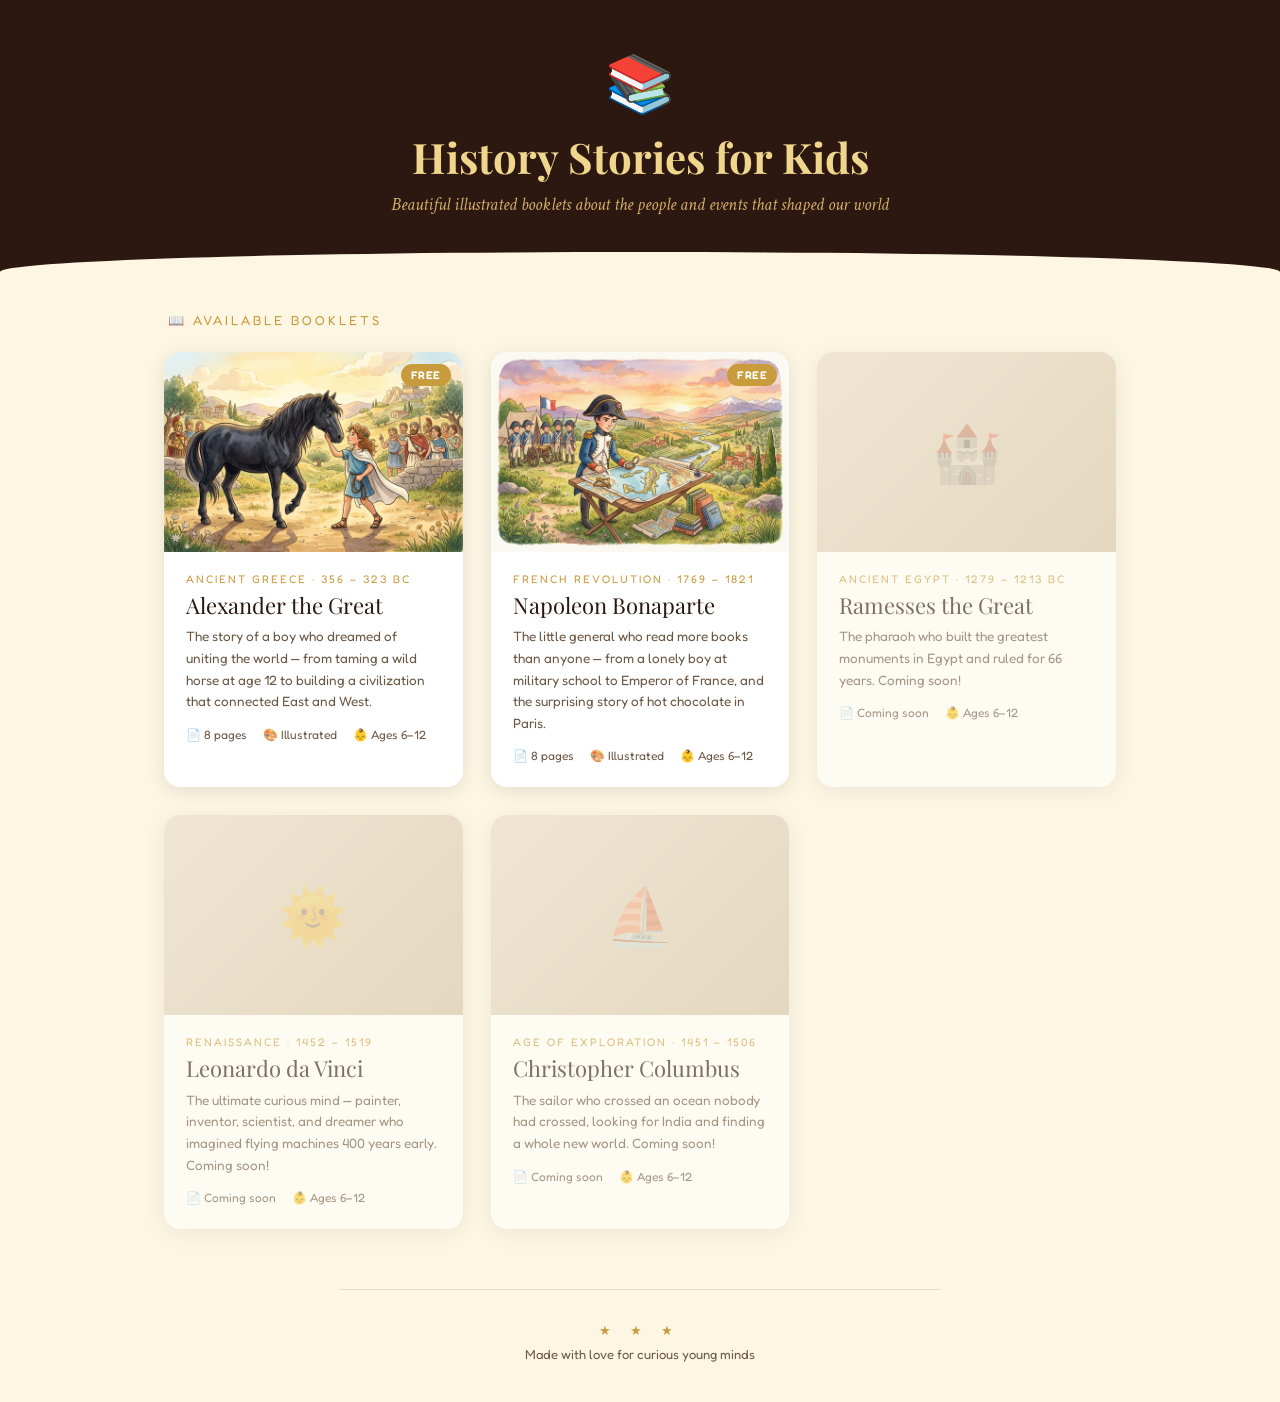
<file: index.html>
<!DOCTYPE html>
<html lang="en">
<head>
  <meta charset="UTF-8">
  <meta name="viewport" content="width=device-width, initial-scale=1.0">
  <title>History Stories for Kids</title>
  <link rel="preconnect" href="https://fonts.googleapis.com">
  <link href="https://fonts.googleapis.com/css2?family=Fredoka:wght@400;500;600;700&family=Playfair+Display:ital,wght@0,700;1,400&family=Crimson+Text:ital@0;1&display=swap" rel="stylesheet">
  <style>
    :root {
      --bg-warm: #fdf6e3;
      --bg-dark: #2c1810;
      --ink: #2c1810;
      --ink-light: #6b5744;
      --gold: #c89b3c;
      --gold-light: #f0d68c;
    }

    * { margin: 0; padding: 0; box-sizing: border-box; }

    body {
      min-height: 100vh;
      background: var(--bg-warm);
      font-family: 'Fredoka', sans-serif;
      color: var(--ink);
    }

    /* ---- HEADER ---- */
    .header {
      background: var(--bg-dark);
      padding: 48px 24px 56px;
      text-align: center;
      position: relative;
      overflow: hidden;
    }

    .header::after {
      content: '';
      position: absolute;
      bottom: -20px;
      left: 0;
      right: 0;
      height: 40px;
      background: var(--bg-warm);
      border-radius: 50% 50% 0 0;
    }

    .header-icon {
      font-size: 56px;
      margin-bottom: 12px;
    }

    .header h1 {
      font-family: 'Playfair Display', serif;
      font-size: 42px;
      color: var(--gold-light);
      margin-bottom: 8px;
    }

    .header p {
      font-family: 'Crimson Text', serif;
      font-style: italic;
      font-size: 18px;
      color: #d4b06a;
      max-width: 500px;
      margin: 0 auto;
    }

    /* ---- BOOKSHELF ---- */
    .bookshelf {
      max-width: 1000px;
      margin: 0 auto;
      padding: 40px 24px 60px;
    }

    .shelf-label {
      font-size: 13px;
      text-transform: uppercase;
      letter-spacing: 3px;
      color: var(--gold);
      margin-bottom: 24px;
      padding-left: 4px;
    }

    .books-grid {
      display: grid;
      grid-template-columns: repeat(auto-fill, minmax(280px, 1fr));
      gap: 28px;
    }

    /* ---- BOOK CARD ---- */
    .book-card {
      background: white;
      border-radius: 16px;
      overflow: hidden;
      box-shadow: 0 4px 20px rgba(44, 24, 16, 0.1);
      transition: transform 0.3s ease, box-shadow 0.3s ease;
      cursor: pointer;
      text-decoration: none;
      color: inherit;
      display: block;
    }

    .book-card:hover {
      transform: translateY(-6px);
      box-shadow: 0 12px 36px rgba(44, 24, 16, 0.18);
    }

    .book-card-cover {
      height: 200px;
      overflow: hidden;
      position: relative;
    }

    .book-card-cover img {
      width: 100%;
      height: 100%;
      object-fit: cover;
      transition: transform 0.4s ease;
    }

    .book-card:hover .book-card-cover img {
      transform: scale(1.05);
    }

    .book-card-badge {
      position: absolute;
      top: 12px;
      right: 12px;
      background: var(--gold);
      color: white;
      font-size: 11px;
      font-weight: 600;
      padding: 4px 10px;
      border-radius: 20px;
      text-transform: uppercase;
      letter-spacing: 0.5px;
    }

    .book-card-body {
      padding: 20px 22px 24px;
    }

    .book-card-era {
      font-size: 11px;
      text-transform: uppercase;
      letter-spacing: 2px;
      color: var(--gold);
      margin-bottom: 6px;
    }

    .book-card-title {
      font-family: 'Playfair Display', serif;
      font-size: 22px;
      color: var(--ink);
      margin-bottom: 8px;
      line-height: 1.2;
    }

    .book-card-desc {
      font-size: 13.5px;
      color: var(--ink-light);
      line-height: 1.6;
      margin-bottom: 14px;
    }

    .book-card-meta {
      display: flex;
      gap: 16px;
      font-size: 12px;
      color: var(--ink-light);
    }

    .book-card-meta span {
      display: flex;
      align-items: center;
      gap: 4px;
    }

    /* ---- COMING SOON CARD ---- */
    .book-card.coming-soon {
      opacity: 0.6;
      cursor: default;
    }

    .book-card.coming-soon:hover {
      transform: none;
      box-shadow: 0 4px 20px rgba(44, 24, 16, 0.1);
    }

    .book-card.coming-soon .book-card-cover {
      background: linear-gradient(135deg, #e8dcc8, #d4c4a8);
      display: flex;
      align-items: center;
      justify-content: center;
    }

    .coming-soon-icon {
      font-size: 56px;
      opacity: 0.4;
    }

    /* ---- FOOTER ---- */
    .footer {
      text-align: center;
      padding: 32px 24px 40px;
      font-size: 13px;
      color: var(--ink-light);
      border-top: 1px solid #e8dcc8;
      max-width: 600px;
      margin: 0 auto;
    }

    .footer-stars {
      color: var(--gold);
      letter-spacing: 8px;
      margin-bottom: 8px;
    }

    @media (max-width: 640px) {
      .header { padding: 36px 16px 44px; }
      .header-icon { font-size: 42px; }
      .header h1 { font-size: 28px; }
      .header p { font-size: 15px; }
      .bookshelf { padding: 28px 16px 48px; }
      .books-grid { grid-template-columns: 1fr; gap: 20px; }
      .book-card-cover { height: 180px; }
      .book-card-body { padding: 16px 18px 20px; }
      .book-card-title { font-size: 20px; }
      .book-card-desc { font-size: 13px; }
      .book-card-meta { flex-wrap: wrap; gap: 8px; }
    }
  </style>
</head>
<body>

  <header class="header">
    <div class="header-icon">&#128218;</div>
    <h1>History Stories for Kids</h1>
    <p>Beautiful illustrated booklets about the people and events that shaped our world</p>
  </header>

  <main class="bookshelf">
    <div class="shelf-label">&#128214; Available Booklets</div>
    <div class="books-grid">

      <a href="alexander-the-great/index.html" class="book-card">
        <div class="book-card-cover">
          <img src="alexander-the-great/images/young-alexander.png" alt="Alexander the Great">
          <div class="book-card-badge">Free</div>
        </div>
        <div class="book-card-body">
          <div class="book-card-era">Ancient Greece &middot; 356 &ndash; 323 BC</div>
          <div class="book-card-title">Alexander the Great</div>
          <div class="book-card-desc">The story of a boy who dreamed of uniting the world &mdash; from taming a wild horse at age 12 to building a civilization that connected East and West.</div>
          <div class="book-card-meta">
            <span>&#128196; 8 pages</span>
            <span>&#127912; Illustrated</span>
            <span>&#128118; Ages 6&ndash;12</span>
          </div>
        </div>
      </a>

      <a href="napoleon/index.html" class="book-card">
        <div class="book-card-cover">
          <img src="napoleon/images/italian-campaign.png" alt="Napoleon Bonaparte">
          <div class="book-card-badge">Free</div>
        </div>
        <div class="book-card-body">
          <div class="book-card-era">French Revolution &middot; 1769 &ndash; 1821</div>
          <div class="book-card-title">Napoleon Bonaparte</div>
          <div class="book-card-desc">The little general who read more books than anyone &mdash; from a lonely boy at military school to Emperor of France, and the surprising story of hot chocolate in Paris.</div>
          <div class="book-card-meta">
            <span>&#128196; 8 pages</span>
            <span>&#127912; Illustrated</span>
            <span>&#128118; Ages 6&ndash;12</span>
          </div>
        </div>
      </a>

      <div class="book-card coming-soon">
        <div class="book-card-cover">
          <div class="coming-soon-icon">&#127984;</div>
        </div>
        <div class="book-card-body">
          <div class="book-card-era">Ancient Egypt &middot; 1279 &ndash; 1213 BC</div>
          <div class="book-card-title">Ramesses the Great</div>
          <div class="book-card-desc">The pharaoh who built the greatest monuments in Egypt and ruled for 66 years. Coming soon!</div>
          <div class="book-card-meta">
            <span>&#128196; Coming soon</span>
            <span>&#128118; Ages 6&ndash;12</span>
          </div>
        </div>
      </div>

      <div class="book-card coming-soon">
        <div class="book-card-cover">
          <div class="coming-soon-icon">&#127774;</div>
        </div>
        <div class="book-card-body">
          <div class="book-card-era">Renaissance &middot; 1452 &ndash; 1519</div>
          <div class="book-card-title">Leonardo da Vinci</div>
          <div class="book-card-desc">The ultimate curious mind &mdash; painter, inventor, scientist, and dreamer who imagined flying machines 400 years early. Coming soon!</div>
          <div class="book-card-meta">
            <span>&#128196; Coming soon</span>
            <span>&#128118; Ages 6&ndash;12</span>
          </div>
        </div>
      </div>

      <div class="book-card coming-soon">
        <div class="book-card-cover">
          <div class="coming-soon-icon">&#9973;</div>
        </div>
        <div class="book-card-body">
          <div class="book-card-era">Age of Exploration &middot; 1451 &ndash; 1506</div>
          <div class="book-card-title">Christopher Columbus</div>
          <div class="book-card-desc">The sailor who crossed an ocean nobody had crossed, looking for India and finding a whole new world. Coming soon!</div>
          <div class="book-card-meta">
            <span>&#128196; Coming soon</span>
            <span>&#128118; Ages 6&ndash;12</span>
          </div>
        </div>
      </div>

    </div>
  </main>

  <footer class="footer">
    <div class="footer-stars">&#9733; &#9733; &#9733;</div>
    <p>Made with love for curious young minds</p>
  </footer>

</body>
</html>
</file>
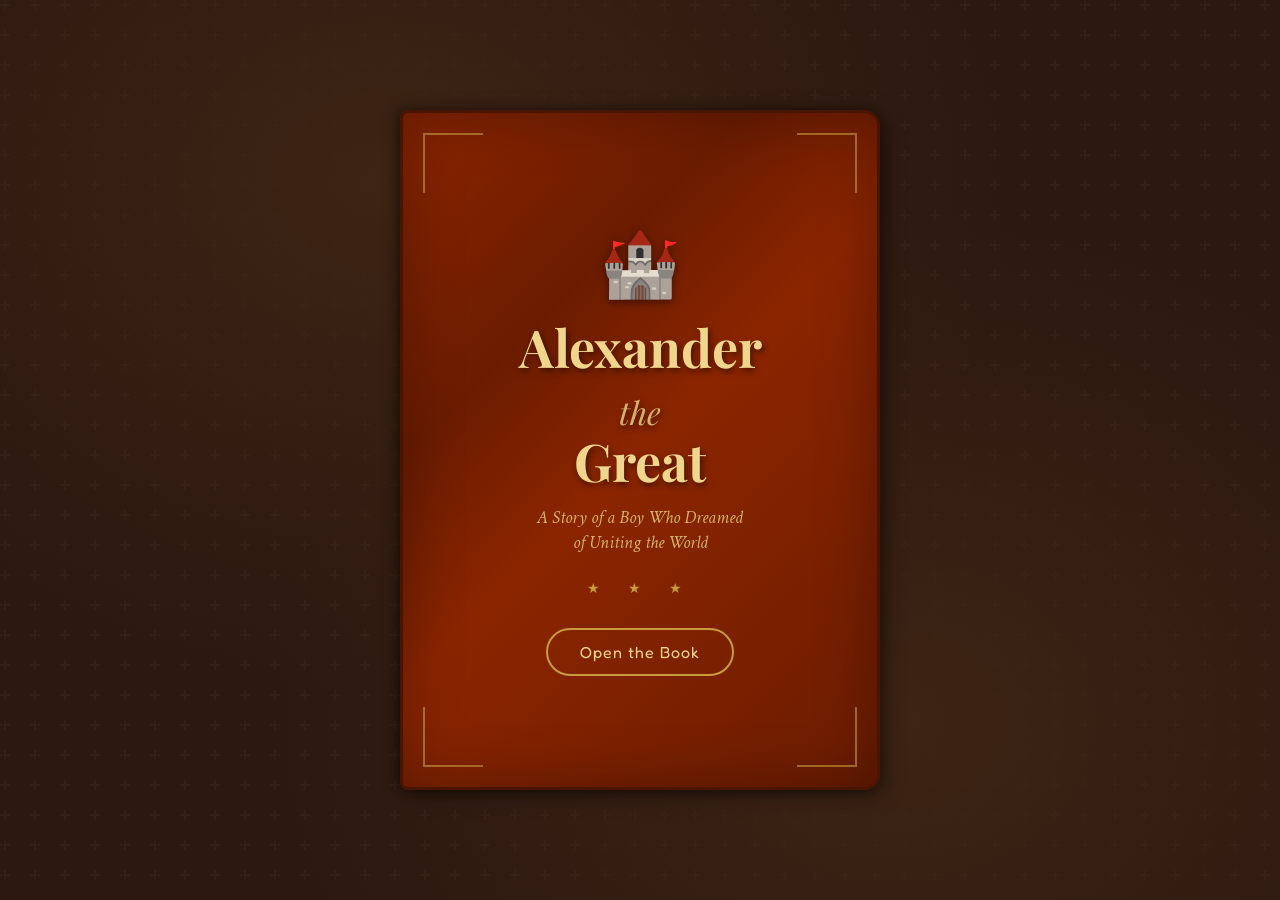
<file: alexander-the-great/index.html>
<!DOCTYPE html>
<html lang="en">
<head>
  <meta charset="UTF-8">
  <meta name="viewport" content="width=device-width, initial-scale=1.0">
  <title>Alexander the Great - A History Book for Kids</title>
  <link rel="preconnect" href="https://fonts.googleapis.com">
  <link href="https://fonts.googleapis.com/css2?family=Crimson+Text:ital,wght@0,400;0,600;0,700;1,400&family=Fredoka:wght@400;500;600;700&family=Playfair+Display:ital,wght@0,700;1,400&display=swap" rel="stylesheet">
  <link rel="stylesheet" href="style.css">
</head>
<body>

  <div class="book-wrapper">
    <!-- Book cover (initial state) -->
    <div class="book-cover" id="bookCover">
      <div class="cover-ornament top-left"></div>
      <div class="cover-ornament top-right"></div>
      <div class="cover-ornament bottom-left"></div>
      <div class="cover-ornament bottom-right"></div>
      <div class="cover-content">
        <div class="cover-icon">&#127984;</div>
        <h1>Alexander<br><span class="the">the</span><br>Great</h1>
        <div class="cover-subtitle">A Story of a Boy Who Dreamed<br>of Uniting the World</div>
        <div class="cover-decoration">&#9733; &#9733; &#9733;</div>
        <button class="open-book-btn" onclick="openBook()">Open the Book</button>
      </div>
    </div>

    <!-- The open book -->
    <div class="book" id="book" style="display:none;">
      <div class="book-spine"></div>

      <!-- Navigation -->
      <button class="nav-btn nav-prev" id="prevBtn" onclick="prevPage()">&#9664;</button>
      <button class="nav-btn nav-next" id="nextBtn" onclick="nextPage()">&#9654;</button>

      <!-- Page indicator -->
      <div class="page-indicator" id="pageIndicator"></div>

      <!-- SPREAD 1: The Boy from Macedonia -->
      <div class="spread active" data-spread="0">
        <div class="page page-left">
          <div class="page-number">1</div>
          <div class="chapter-header">
            <div class="chapter-number">Chapter I</div>
            <h2>The Boy from Macedonia</h2>
            <div class="chapter-line"></div>
          </div>
          <div class="infographic-card card-blue">
            <div class="card-icon">&#128118;</div>
            <div class="card-title">Born in 356 BC</div>
            <div class="card-text">In the ancient kingdom of Macedonia, a baby boy was born who would change the world forever.</div>
          </div>
          <div class="infographic-card card-gold">
            <div class="card-icon">&#128081;</div>
            <div class="card-title">Son of a King</div>
            <div class="card-text">His father was King Philip II, a powerful ruler who united all of Greece.</div>
          </div>
          <div class="fun-fact">
            <span class="fun-fact-label">&#127775; Fun Fact</span>
            Alexander tamed a wild horse named <strong>Bucephalus</strong> when he was only 12 years old! Everyone else was afraid of it.
          </div>
        </div>
        <div class="page page-right">
          <div class="page-number">2</div>
          <div class="illustration-frame">
            <div class="illustration" id="img-young-alexander">
              <img src="images/young-alexander.png" alt="Young Alexander taming Bucephalus">
            </div>
            <div class="illustration-caption">Alexander, age 12, bravely approaches the wild horse Bucephalus while others watch in amazement.</div>
          </div>
          <div class="infographic-card card-purple">
            <div class="card-icon">&#128214;</div>
            <div class="card-title">Student of Aristotle</div>
            <div class="card-text">The greatest philosopher in the world, <strong>Aristotle</strong>, was his teacher! Alexander loved reading Homer's <em>Iliad</em> and slept with it under his pillow.</div>
          </div>
          <div class="quote-box">
            <div class="quote-mark">&#8220;</div>
            <div class="quote-text">There is nothing impossible to him who will try.</div>
            <div class="quote-author">- Alexander, as a young prince</div>
          </div>
        </div>
      </div>

      <!-- SPREAD 2: The Great Journey Begins -->
      <div class="spread" data-spread="1">
        <div class="page page-left">
          <div class="page-number">3</div>
          <div class="chapter-header">
            <div class="chapter-number">Chapter II</div>
            <h2>The Great Journey</h2>
            <div class="chapter-line"></div>
          </div>
          <div class="infographic-card card-red">
            <div class="card-icon">&#9876;&#65039;</div>
            <div class="card-title">King at 20!</div>
            <div class="card-text">When his father was gone, Alexander became king of Macedonia at just 20 years old. Then he set out on the greatest adventure in history.</div>
          </div>
          <div class="map-container">
            <div class="map-title">&#127758; Alexander's Journey</div>
            <img src="images/journey-map.png" alt="Map of Alexander's journey from Greece to India" class="journey-map-img">
          </div>
          <div class="infographic-stat-row">
            <div class="stat-bubble">
              <div class="stat-number">11</div>
              <div class="stat-label">years of adventure</div>
            </div>
            <div class="stat-bubble">
              <div class="stat-number">20,000</div>
              <div class="stat-label">miles traveled</div>
            </div>
            <div class="stat-bubble">
              <div class="stat-number">70+</div>
              <div class="stat-label">cities founded</div>
            </div>
          </div>
        </div>
        <div class="page page-right">
          <div class="page-number">4</div>
          <div class="illustration-frame">
            <div class="illustration" id="img-battle">
              <img src="images/battle.png" alt="The Battle of Gaugamela">
            </div>
            <div class="illustration-caption">Alexander leads his cavalry charge at the Battle of Gaugamela, 331 BC</div>
          </div>
          <div class="infographic-card card-green">
            <div class="card-icon">&#127942;</div>
            <div class="card-title">Never Lost a Battle!</div>
            <div class="card-text">In his entire life, Alexander <strong>never lost a single battle</strong>. His soldiers loved him because he always fought right beside them, not from behind.</div>
          </div>
          <div class="timeline-mini">
            <div class="timeline-title">&#9203; Key Battles</div>
            <div class="timeline-item">
              <span class="timeline-year">334 BC</span>
              <span class="timeline-event">Battle of Granicus</span>
            </div>
            <div class="timeline-item">
              <span class="timeline-year">333 BC</span>
              <span class="timeline-event">Battle of Issus</span>
            </div>
            <div class="timeline-item">
              <span class="timeline-year">331 BC</span>
              <span class="timeline-event">Battle of Gaugamela</span>
            </div>
            <div class="timeline-item">
              <span class="timeline-year">326 BC</span>
              <span class="timeline-event">Battle of Hydaspes</span>
            </div>
          </div>
        </div>
      </div>

      <!-- SPREAD 3: A Dream of Unity -->
      <div class="spread" data-spread="2">
        <div class="page page-left">
          <div class="page-number">5</div>
          <div class="chapter-header">
            <div class="chapter-number">Chapter III</div>
            <h2>A Dream of One World</h2>
            <div class="chapter-line"></div>
          </div>
          <div class="big-quote-block">
            <div class="big-quote-icon">&#128172;</div>
            <div class="big-quote-text">
              &#8220;Imagine all people living and working together &mdash; Greeks and Barbarians, side by side, as equals.&#8221;
            </div>
            <div class="big-quote-attribution">
              Alexander the Great's vision for the world
            </div>
          </div>
          <div class="infographic-card card-teal">
            <div class="card-icon">&#129309;</div>
            <div class="card-title">Everyone is Equal</div>
            <div class="card-text">Alexander believed that all people &mdash; no matter where they came from &mdash; could live, learn, and work together. He was one of the first leaders in history to dream of a <strong>united world</strong>.</div>
          </div>
          <div class="infographic-card card-orange">
            <div class="card-icon">&#127981;</div>
            <div class="card-title">Alexandria: City of Wonder</div>
            <div class="card-text">He built a great city in Egypt called <strong>Alexandria</strong>. It had the biggest library in the world, where people from everywhere came to share knowledge!</div>
          </div>
        </div>
        <div class="page page-right">
          <div class="page-number">6</div>
          <div class="illustration-frame">
            <div class="illustration" id="img-unity">
              <img src="images/unity.png" alt="People of many cultures together">
            </div>
            <div class="illustration-caption">Alexander's dream: Greeks, Persians, Egyptians, and Indians sharing ideas and friendship.</div>
          </div>
          <div class="did-you-know">
            <div class="dyk-header">&#129300; Did You Know?</div>
            <div class="dyk-items">
              <div class="dyk-item">
                <span class="dyk-bullet">&#9733;</span>
                Alexander wore Persian clothes to show respect for other cultures
              </div>
              <div class="dyk-item">
                <span class="dyk-bullet">&#9733;</span>
                He encouraged his soldiers to marry people from the lands they visited
              </div>
              <div class="dyk-item">
                <span class="dyk-bullet">&#9733;</span>
                He kept the local leaders in charge of their own cities
              </div>
              <div class="dyk-item">
                <span class="dyk-bullet">&#9733;</span>
                The Library of Alexandria held over 400,000 scrolls!
              </div>
            </div>
          </div>
          <div class="fun-fact">
            <span class="fun-fact-label">&#127775; Think About It</span>
            Alexander showed that being a great leader isn't just about winning &mdash; it's about bringing people <strong>together</strong>. What can you do to bring people together in your school or neighborhood?
          </div>
        </div>
      </div>

      <!-- SPREAD 4: Legacy -->
      <div class="spread" data-spread="3">
        <div class="page page-left">
          <div class="page-number">7</div>
          <div class="chapter-header">
            <div class="chapter-number">Chapter IV</div>
            <h2>A Legacy That Lives On</h2>
            <div class="chapter-line"></div>
          </div>
          <div class="infographic-card card-purple">
            <div class="card-icon">&#128148;</div>
            <div class="card-title">Gone Too Soon</div>
            <div class="card-text">Sadly, Alexander died in Babylon in <strong>323 BC</strong>, at only 32 years old. But his dream of a connected world lived on.</div>
          </div>
          <div class="legacy-grid">
            <div class="legacy-item">
              <div class="legacy-icon">&#128218;</div>
              <div class="legacy-title">Knowledge</div>
              <div class="legacy-text">Greek learning spread across Asia and Africa</div>
            </div>
            <div class="legacy-item">
              <div class="legacy-icon">&#127963;&#65039;</div>
              <div class="legacy-title">Cities</div>
              <div class="legacy-text">His cities became centers of art and science</div>
            </div>
            <div class="legacy-item">
              <div class="legacy-icon">&#128506;</div>
              <div class="legacy-title">Trade Routes</div>
              <div class="legacy-text">Connected East and West for the first time</div>
            </div>
            <div class="legacy-item">
              <div class="legacy-icon">&#128161;</div>
              <div class="legacy-title">Ideas</div>
              <div class="legacy-text">Inspired leaders for thousands of years</div>
            </div>
          </div>
          <div class="quote-box">
            <div class="quote-mark">&#8220;</div>
            <div class="quote-text">I am not afraid of an army of lions led by a sheep; I am afraid of an army of sheep led by a lion.</div>
            <div class="quote-author">- Alexander the Great</div>
          </div>
        </div>
        <div class="page page-right">
          <div class="page-number">8</div>
          <div class="illustration-frame">
            <div class="illustration" id="img-legacy">
              <img src="images/legacy.png" alt="Alexander's lasting legacy">
            </div>
            <div class="illustration-caption">The world Alexander connected &mdash; from Greece to India, cultures blended and flourished.</div>
          </div>
          <div class="end-card">
            <div class="end-card-icon">&#128218;</div>
            <h3>The End</h3>
            <p>Alexander showed us that the world is small enough to explore and big enough to share. His story reminds us that <strong>bringing people together</strong> is the greatest adventure of all.</p>
            <div class="end-stars">&#9733; &#9733; &#9733; &#9733; &#9733;</div>
          </div>
          <div class="audio-placeholder" id="audioSection">
            <div class="audio-icon">&#127911;</div>
            <div class="audio-text">
              <strong>Listen to this story!</strong>
              <span class="audio-coming-soon">Narration coming soon (ElevenLabs)</span>
            </div>
          </div>
        </div>
      </div>

    </div>
  </div>

  <script src="script.js"></script>
</body>
</html>
</file>
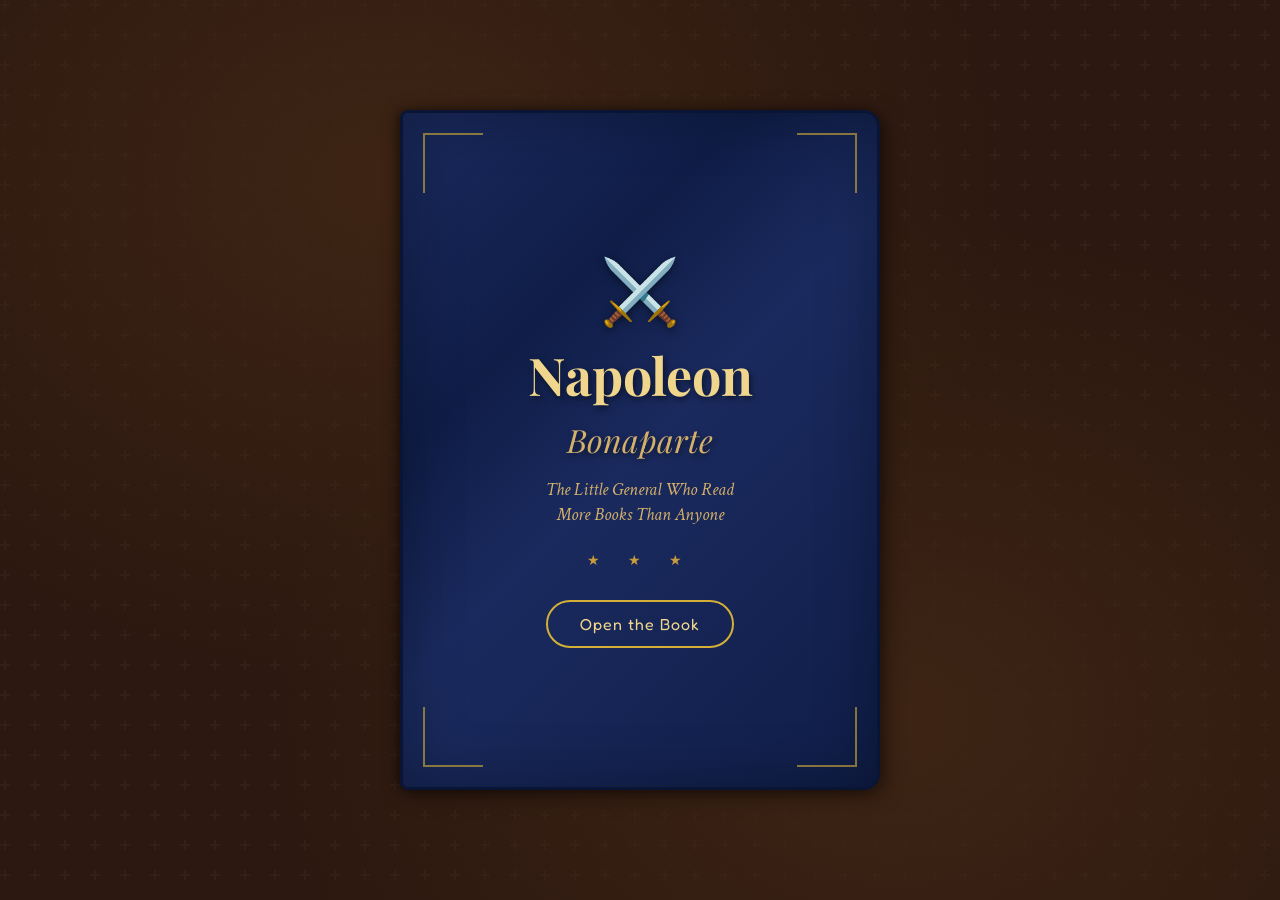
<file: napoleon/index.html>
<!DOCTYPE html>
<html lang="en">
<head>
  <meta charset="UTF-8">
  <meta name="viewport" content="width=device-width, initial-scale=1.0">
  <title>Napoleon Bonaparte - A History Book for Kids</title>
  <link rel="preconnect" href="https://fonts.googleapis.com">
  <link href="https://fonts.googleapis.com/css2?family=Crimson+Text:ital,wght@0,400;0,600;0,700;1,400&family=Fredoka:wght@400;500;600;700&family=Playfair+Display:ital,wght@0,700;1,400&display=swap" rel="stylesheet">
  <link rel="stylesheet" href="../alexander-the-great/style.css">
  <link rel="stylesheet" href="style.css">
</head>
<body>

  <div class="book-wrapper">
    <!-- Book cover -->
    <div class="book-cover napoleon-cover" id="bookCover">
      <div class="cover-ornament top-left"></div>
      <div class="cover-ornament top-right"></div>
      <div class="cover-ornament bottom-left"></div>
      <div class="cover-ornament bottom-right"></div>
      <div class="cover-content">
        <div class="cover-icon">&#9876;&#65039;</div>
        <h1>Napoleon<br><span class="the">Bonaparte</span></h1>
        <div class="cover-subtitle">The Little General Who Read<br>More Books Than Anyone</div>
        <div class="cover-decoration">&#9733; &#9733; &#9733;</div>
        <button class="open-book-btn" onclick="openBook()">Open the Book</button>
      </div>
    </div>

    <!-- The open book -->
    <div class="book" id="book" style="display:none;">
      <div class="book-spine"></div>

      <button class="nav-btn nav-prev" id="prevBtn" onclick="prevPage()">&#9664;</button>
      <button class="nav-btn nav-next" id="nextBtn" onclick="nextPage()">&#9654;</button>
      <div class="page-indicator" id="pageIndicator"></div>

      <!-- SPREAD 1: The Boy Who Read Everything -->
      <div class="spread active" data-spread="0">
        <div class="page page-left">
          <div class="page-number">1</div>
          <div class="chapter-header">
            <div class="chapter-number">Chapter I</div>
            <h2>The Boy Who Read Everything</h2>
            <div class="chapter-line"></div>
          </div>
          <div class="infographic-card card-blue">
            <div class="card-icon">&#128118;</div>
            <div class="card-title">Born in Corsica, 1769</div>
            <div class="card-text">Napoleon was born on a small island called <strong>Corsica</strong>, just off the coast of France. He spoke Italian before he learned French!</div>
          </div>
          <div class="infographic-card card-gold">
            <div class="card-icon">&#127979;</div>
            <div class="card-title">Alone at Military School</div>
            <div class="card-text">At just <strong>9 years old</strong>, he was sent to a military school in France. The other boys made fun of his accent and small size. So he spent all his time doing something else &mdash; <strong>reading</strong>.</div>
          </div>
          <div class="infographic-card card-purple">
            <div class="card-icon">&#128218;</div>
            <div class="card-title">A Reading Machine!</div>
            <div class="card-text">Napoleon read <strong>hundreds and hundreds of books</strong> &mdash; about history, geography, mathematics, and great leaders. While other boys played, he sat by candlelight devouring every book he could find.</div>
          </div>
          <div class="fun-fact">
            <span class="fun-fact-label">&#127775; Fun Fact</span>
            Napoleon was so small that his classmates called him <strong>"the little corporal"</strong> &mdash; but he didn't care. He knew that the real power was in his mind, not his fists!
          </div>
        </div>
        <div class="page page-right">
          <div class="page-number">2</div>
          <div class="illustration-frame">
            <div class="illustration">
              <img src="images/young-napoleon.png" alt="Young Napoleon reading by candlelight at military school">
            </div>
            <div class="illustration-caption">Young Napoleon reads by candlelight at military school while other boys play outside.</div>
          </div>
          <div class="quote-box">
            <div class="quote-mark">&#8220;</div>
            <div class="quote-text">Show me a family of readers, and I will show you the people who move the world.</div>
            <div class="quote-author">- Napoleon Bonaparte</div>
          </div>
          <div class="infographic-card card-teal">
            <div class="card-icon">&#128214;</div>
            <div class="card-title">Books Were His Secret Weapon</div>
            <div class="card-text">Later in life, Napoleon said that his greatest victories came not from bravery, but from <strong>preparation</strong>. And preparation meant reading. Every. Single. Book.</div>
          </div>
          <div class="infographic-stat-row">
            <div class="stat-bubble">
              <div class="stat-number">9</div>
              <div class="stat-label">years old at military school</div>
            </div>
            <div class="stat-bubble">
              <div class="stat-number">24</div>
              <div class="stat-label">years old when made general</div>
            </div>
            <div class="stat-bubble">
              <div class="stat-number">1000+</div>
              <div class="stat-label">books in his personal library</div>
            </div>
          </div>
        </div>
      </div>

      <!-- SPREAD 2: The Italian Campaign & The Power of Preparation -->
      <div class="spread" data-spread="1">
        <div class="page page-left">
          <div class="page-number">3</div>
          <div class="chapter-header">
            <div class="chapter-number">Chapter II</div>
            <h2>Preparing Like No One Else</h2>
            <div class="chapter-line"></div>
          </div>
          <div class="big-quote-block">
            <div class="big-quote-icon">&#128218;</div>
            <div class="big-quote-text">
              &#8220;Before I set foot in Italy, I had read every single book about its mountains, rivers, and roads. I knew the land better than the people who lived there.&#8221;
            </div>
            <div class="big-quote-attribution">
              Napoleon, on preparing for the Italian Campaign
            </div>
          </div>
          <div class="infographic-card card-red">
            <div class="card-icon">&#128506;</div>
            <div class="card-title">He Ordered ALL the Books</div>
            <div class="card-text">Before invading Italy in 1796, Napoleon ordered <strong>every single book</strong> he could find about Italy &mdash; its topography, mountains, rivers, roads, and cities. He studied them all, cover to cover.</div>
          </div>
          <div class="infographic-card card-green">
            <div class="card-icon">&#128200;</div>
            <div class="card-title">Knowledge = Victory</div>
            <div class="card-text">Because he had read so much, he could surprise his enemies by taking routes through mountains they thought were <strong>impossible</strong>. His soldiers were amazed &mdash; it was like he had a magic map in his head!</div>
          </div>
          <div class="fun-fact">
            <span class="fun-fact-label">&#127775; Think About It</span>
            Napoleon showed that <strong>studying hard</strong> can be more powerful than being the biggest or strongest. What could you learn about today that might help you tomorrow?
          </div>
        </div>
        <div class="page page-right">
          <div class="page-number">4</div>
          <div class="illustration-frame">
            <div class="illustration">
              <img src="images/italian-campaign.png" alt="Napoleon studying maps of Italy before his campaign">
            </div>
            <div class="illustration-caption">General Napoleon studies his maps and books overlooking the Italian countryside, 1796.</div>
          </div>
          <div class="map-container">
            <div class="map-title">&#127758; Napoleon's Campaigns Across Europe</div>
            <img src="images/campaign-map.png" alt="Map of Napoleon's campaigns across Europe" class="journey-map-img">
          </div>
        </div>
      </div>

      <!-- SPREAD 3: More Than a General -->
      <div class="spread" data-spread="2">
        <div class="page page-left">
          <div class="page-number">5</div>
          <div class="chapter-header">
            <div class="chapter-number">Chapter III</div>
            <h2>More Than a General</h2>
            <div class="chapter-line"></div>
          </div>
          <div class="infographic-card card-gold">
            <div class="card-icon">&#127963;&#65039;</div>
            <div class="card-title">He Created the Louvre Museum!</div>
            <div class="card-text">The famous <strong>Louvre Museum</strong> in Paris &mdash; the biggest art museum in the world &mdash; was Napoleon's idea! When he conquered Northern Italy, he brought back incredible paintings and sculptures from the Vatican and Italian churches to fill it.</div>
          </div>
          <div class="infographic-card card-purple">
            <div class="card-icon">&#128300;</div>
            <div class="card-title">A Scientist at Heart</div>
            <div class="card-text">Napoleon was elected to the <strong>Institut de France</strong> &mdash; the most important society of scientists and scholars in all of France. He was so proud of this honor that he wore their special uniform whenever he could!</div>
          </div>
          <div class="infographic-card card-orange">
            <div class="card-icon">&#9878;&#65039;</div>
            <div class="card-title">The Napoleonic Code</div>
            <div class="card-text">He wrote a whole new set of laws called the <strong>Napoleonic Code</strong> that said everyone should be treated equally &mdash; no matter if you were rich or poor. Many countries still use these laws today!</div>
          </div>
          <div class="fun-fact">
            <span class="fun-fact-label">&#127775; Fun Fact</span>
            Some nights, Napoleon would sneak out of his palace <strong>in disguise</strong> with his secretary and walk through the streets of Paris. Their favorite stop? A little caf&eacute; where they would sit and drink <strong>hot chocolate</strong> like ordinary citizens!
          </div>
        </div>
        <div class="page page-right">
          <div class="page-number">6</div>
          <div class="illustration-frame">
            <div class="illustration">
              <img src="images/napoleonic-code.png" alt="Napoleon writing the Napoleonic Code surrounded by books">
            </div>
            <div class="illustration-caption">Napoleon signs the Napoleonic Code in his grand library &mdash; laws that changed the world.</div>
          </div>
          <div class="did-you-know">
            <div class="dyk-header">&#129300; Did You Know?</div>
            <div class="dyk-items">
              <div class="dyk-item">
                <span class="dyk-bullet">&#9733;</span>
                The Louvre has over <strong>380,000 artworks</strong> today &mdash; Napoleon started the collection!
              </div>
              <div class="dyk-item">
                <span class="dyk-bullet">&#9733;</span>
                He brought 167 scientists and scholars with him to Egypt to study the pyramids and ancient culture
              </div>
              <div class="dyk-item">
                <span class="dyk-bullet">&#9733;</span>
                He created public schools so that <strong>every child</strong> in France could get an education
              </div>
              <div class="dyk-item">
                <span class="dyk-bullet">&#9733;</span>
                He always traveled with a portable library of at least 100 books &mdash; even on the battlefield!
              </div>
            </div>
          </div>
          <div class="legacy-grid">
            <div class="legacy-item">
              <div class="legacy-icon">&#127912;</div>
              <div class="legacy-title">The Louvre</div>
              <div class="legacy-text">World's greatest art museum</div>
            </div>
            <div class="legacy-item">
              <div class="legacy-icon">&#9878;&#65039;</div>
              <div class="legacy-title">Legal Code</div>
              <div class="legacy-text">Equal laws for everyone</div>
            </div>
            <div class="legacy-item">
              <div class="legacy-icon">&#127979;</div>
              <div class="legacy-title">Public Schools</div>
              <div class="legacy-text">Education for all children</div>
            </div>
            <div class="legacy-item">
              <div class="legacy-icon">&#128300;</div>
              <div class="legacy-title">Egyptology</div>
              <div class="legacy-text">Discovered the Rosetta Stone</div>
            </div>
          </div>
        </div>
      </div>

      <!-- SPREAD 4: Rise and Fall & Legacy -->
      <div class="spread" data-spread="3">
        <div class="page page-left">
          <div class="page-number">7</div>
          <div class="chapter-header">
            <div class="chapter-number">Chapter IV</div>
            <h2>The Rise and the Fall</h2>
            <div class="chapter-line"></div>
          </div>
          <div class="infographic-card card-red">
            <div class="card-icon">&#128081;</div>
            <div class="card-title">Emperor of France</div>
            <div class="card-text">In 1804, Napoleon crowned himself <strong>Emperor</strong>. He was so bold that he took the crown from the Pope's hands and placed it on his own head! He won incredible battles &mdash; Austerlitz, Jena, Wagram &mdash; and seemed unstoppable.</div>
          </div>
          <div class="infographic-card card-orange">
            <div class="card-icon">&#127922;</div>
            <div class="card-title">A Little Too Much Risk</div>
            <div class="card-text">But here's the thing about Napoleon: every time he won, he wanted <strong>more</strong>. He kept pushing further, taking bigger and bigger risks. Spain, then Austria again, then Russia. The same boldness that made him great was also what brought him down.</div>
          </div>
          <div class="infographic-card card-blue">
            <div class="card-icon">&#10052;&#65039;</div>
            <div class="card-title">Russia: The Risk Too Far</div>
            <div class="card-text">In 1812, he marched 600,000 soldiers into <strong>Russia</strong> &mdash; the biggest army Europe had ever seen. But the Russians kept retreating, burning everything behind them. Winter came, and most of his army never came home. It was the gamble that broke him.</div>
          </div>
          <div class="timeline-mini">
            <div class="timeline-title">&#9203; Napoleon's Journey</div>
            <div class="timeline-item">
              <span class="timeline-year">1769</span>
              <span class="timeline-event">Born in Corsica</span>
            </div>
            <div class="timeline-item">
              <span class="timeline-year">1796</span>
              <span class="timeline-event">Italian Campaign &mdash; his first great victory</span>
            </div>
            <div class="timeline-item">
              <span class="timeline-year">1804</span>
              <span class="timeline-event">Crowned Emperor &mdash; the top of the world</span>
            </div>
            <div class="timeline-item">
              <span class="timeline-year">1805</span>
              <span class="timeline-event">Austerlitz &mdash; his greatest battle</span>
            </div>
            <div class="timeline-item">
              <span class="timeline-year">1808</span>
              <span class="timeline-event">Spain &mdash; a risk that didn't pay off</span>
            </div>
            <div class="timeline-item">
              <span class="timeline-year">1812</span>
              <span class="timeline-event">Russia &mdash; the risk too far</span>
            </div>
            <div class="timeline-item">
              <span class="timeline-year">1815</span>
              <span class="timeline-event">Waterloo &mdash; one last gamble, one last loss</span>
            </div>
          </div>
        </div>
        <div class="page page-right">
          <div class="page-number">8</div>
          <div class="illustration-frame">
            <div class="illustration">
              <img src="images/exile.png" alt="Napoleon in exile on St. Helena island reading a book">
            </div>
            <div class="illustration-caption">Napoleon on the island of St. Helena &mdash; even in exile, he never stopped reading.</div>
          </div>
          <div class="infographic-card card-teal">
            <div class="card-icon">&#127965;&#65039;</div>
            <div class="card-title">Exile on a Tiny Island</div>
            <div class="card-text">After losing at Waterloo, Napoleon was sent to <strong>St. Helena</strong> &mdash; a tiny island in the middle of the Atlantic Ocean. He spent his final years there, reading and writing his memoirs. Even at the end, books were his best friends.</div>
          </div>
          <div class="fun-fact">
            <span class="fun-fact-label">&#127775; Think About It</span>
            Napoleon's story teaches us two things: <strong>preparation and curiosity</strong> can take you incredibly far &mdash; but knowing when to stop is just as important as knowing when to go. Being bold is wonderful. Being bold <em>and</em> wise? That's the real superpower.
          </div>
          <div class="end-card">
            <div class="end-card-icon">&#128218;</div>
            <h3>The End</h3>
            <p>Napoleon's journey was <strong>incredible</strong>. A small boy from a small island, armed with curiosity and books, rose to lead the most powerful country in Europe. He created museums, wrote laws, and walked the streets of Paris drinking hot chocolate. He took too many risks in the end &mdash; but what a mindset, and what a ride.</p>
            <div class="end-stars">&#9733; &#9733; &#9733; &#9733; &#9733;</div>
          </div>
          <div class="audio-placeholder" id="audioSection">
            <div class="audio-icon">&#127911;</div>
            <div class="audio-text">
              <strong>Listen to this story!</strong>
              <span class="audio-coming-soon">Narration coming soon (ElevenLabs)</span>
            </div>
          </div>
        </div>
      </div>

    </div>
  </div>

  <script src="../alexander-the-great/script.js"></script>
</body>
</html>
</file>
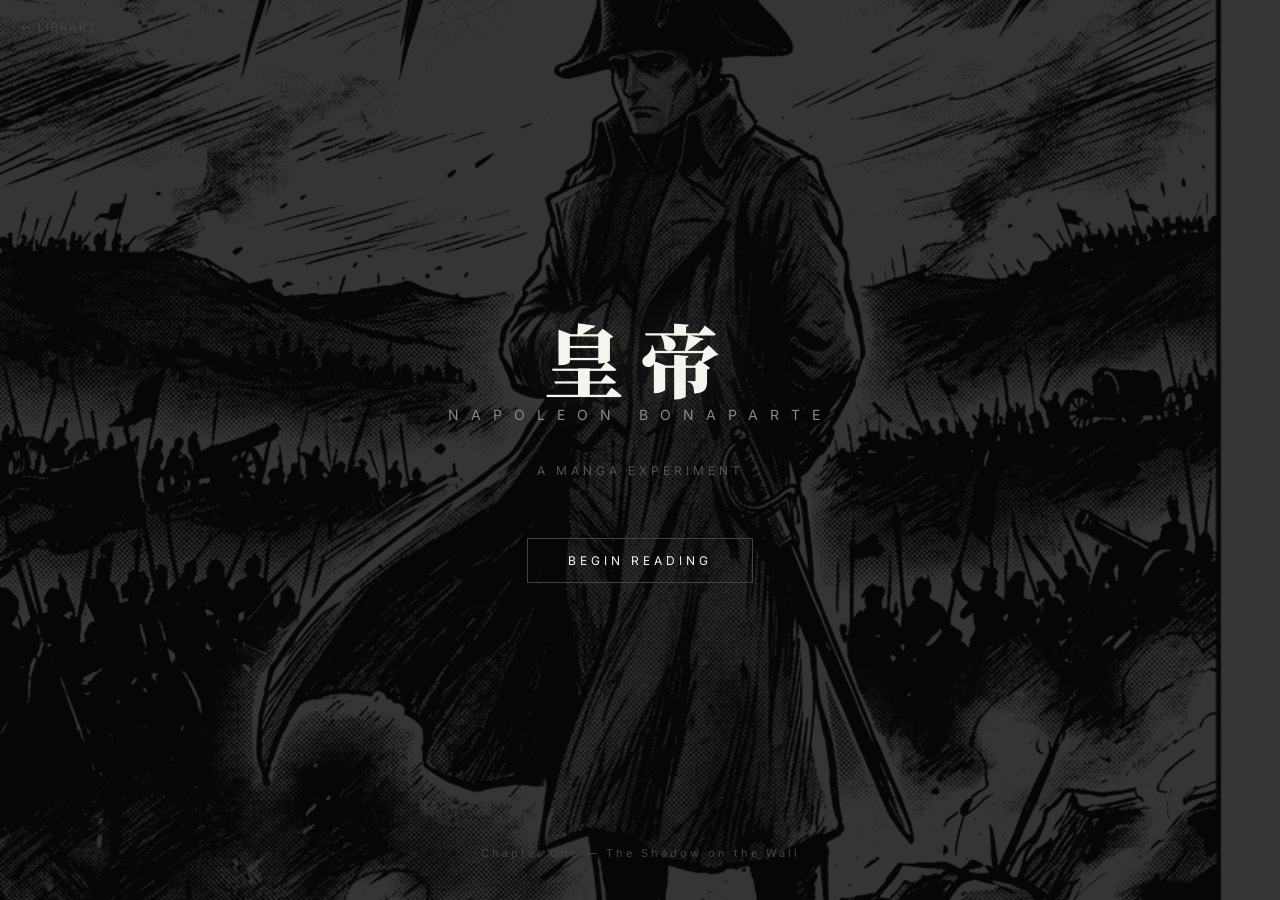
<file: _hidden/manga-experiment/index.html>
<!DOCTYPE html>
<html lang="en">
<head>
  <meta charset="UTF-8">
  <meta name="viewport" content="width=device-width, initial-scale=1.0">
  <title>Napoleon - A Manga</title>
  <link href="https://fonts.googleapis.com/css2?family=Noto+Serif+JP:wght@400;700;900&family=Inter:wght@300;400;600&display=swap" rel="stylesheet">
  <style>
    * { margin: 0; padding: 0; box-sizing: border-box; }

    :root {
      --black: #0a0a0a;
      --white: #f5f5f0;
      --grey: #888;
      --panel-border: #222;
    }

    body {
      background: var(--black);
      color: var(--white);
      font-family: 'Inter', sans-serif;
      min-height: 100vh;
      overflow-x: hidden;
    }

    /* ---- COVER ---- */
    .cover {
      height: 100vh;
      display: flex;
      flex-direction: column;
      align-items: center;
      justify-content: center;
      position: relative;
      cursor: pointer;
      overflow: hidden;
    }

    .cover-bg {
      position: absolute;
      inset: 0;
      background: url('images/napoleon-battlefield.png') center/cover;
      opacity: 0.3;
      filter: contrast(1.3) brightness(0.6);
    }

    .cover-content {
      position: relative;
      z-index: 2;
      text-align: center;
    }

    .cover-jp {
      font-family: 'Noto Serif JP', serif;
      font-size: 80px;
      font-weight: 900;
      letter-spacing: 16px;
      line-height: 1;
      margin-bottom: 8px;
      text-shadow: 0 0 60px rgba(255,255,255,0.2);
    }

    .cover-title {
      font-size: 14px;
      letter-spacing: 12px;
      text-transform: uppercase;
      color: var(--grey);
      margin-bottom: 40px;
    }

    .cover-subtitle {
      font-size: 12px;
      letter-spacing: 4px;
      text-transform: uppercase;
      color: #555;
      margin-bottom: 60px;
    }

    .cover-start {
      border: 1px solid #444;
      background: transparent;
      color: var(--white);
      font-family: 'Inter', sans-serif;
      font-size: 12px;
      letter-spacing: 4px;
      text-transform: uppercase;
      padding: 14px 40px;
      cursor: pointer;
      transition: all 0.3s;
    }

    .cover-start:hover {
      background: var(--white);
      color: var(--black);
    }

    .cover-chapter {
      position: absolute;
      bottom: 40px;
      font-size: 11px;
      color: #444;
      letter-spacing: 3px;
    }

    /* ---- MANGA READER ---- */
    .manga-reader {
      display: none;
      max-width: 900px;
      margin: 0 auto;
      padding: 0 20px 100px;
    }

    .manga-reader.active {
      display: block;
    }

    /* ---- CHAPTER HEADERS ---- */
    .chapter-break {
      text-align: center;
      padding: 80px 20px;
      position: relative;
    }

    .chapter-break::before,
    .chapter-break::after {
      content: '';
      position: absolute;
      left: 50%;
      transform: translateX(-50%);
      width: 40px;
      height: 1px;
      background: #333;
    }

    .chapter-break::before { top: 30px; }
    .chapter-break::after { bottom: 30px; }

    .chapter-num {
      font-size: 11px;
      letter-spacing: 6px;
      text-transform: uppercase;
      color: #555;
      margin-bottom: 12px;
    }

    .chapter-title {
      font-family: 'Noto Serif JP', serif;
      font-size: 28px;
      font-weight: 700;
      letter-spacing: 2px;
    }

    /* ---- PANELS ---- */
    .panel-grid {
      display: grid;
      gap: 4px;
      margin-bottom: 4px;
    }

    .panel {
      position: relative;
      overflow: hidden;
      background: #111;
      border: 2px solid var(--panel-border);
    }

    .panel img {
      width: 100%;
      height: 100%;
      object-fit: cover;
      display: block;
      filter: contrast(1.1);
      transition: filter 0.3s;
    }

    .panel:hover img {
      filter: contrast(1.2) brightness(1.05);
    }

    /* Panel layouts */
    .grid-full {
      grid-template-columns: 1fr;
    }

    .grid-full .panel {
      aspect-ratio: 16/9;
    }

    .grid-two-col {
      grid-template-columns: 1fr 1fr;
    }

    .grid-two-col .panel {
      aspect-ratio: 3/4;
    }

    .grid-hero {
      grid-template-columns: 1fr;
    }

    .grid-hero .panel {
      aspect-ratio: 2/3;
      max-height: 85vh;
    }

    .grid-trio {
      grid-template-columns: 1fr 2fr;
      grid-template-rows: 1fr 1fr;
    }

    .grid-trio .panel:first-child {
      grid-row: 1 / 3;
      aspect-ratio: auto;
    }

    .grid-trio .panel:not(:first-child) {
      aspect-ratio: 16/9;
    }

    .grid-cinematic {
      grid-template-columns: 1fr;
    }

    .grid-cinematic .panel {
      aspect-ratio: 21/9;
    }

    /* ---- DIALOGUE / NARRATION ---- */
    .narration {
      padding: 40px 60px;
      text-align: center;
    }

    .narration-text {
      font-family: 'Noto Serif JP', serif;
      font-size: 18px;
      line-height: 2;
      color: #ccc;
      font-weight: 400;
    }

    .narration-text em {
      color: var(--white);
      font-style: normal;
      font-weight: 700;
    }

    .narration-small {
      font-size: 13px;
      color: #666;
      margin-top: 12px;
      font-family: 'Inter', sans-serif;
      letter-spacing: 1px;
    }

    .speech {
      position: absolute;
      background: var(--white);
      color: var(--black);
      border-radius: 20px;
      padding: 12px 20px;
      font-size: 14px;
      font-weight: 600;
      max-width: 220px;
      line-height: 1.4;
      z-index: 5;
      box-shadow: 0 4px 20px rgba(0,0,0,0.5);
    }

    .speech::after {
      content: '';
      position: absolute;
      bottom: -10px;
      left: 30px;
      width: 0;
      height: 0;
      border-left: 10px solid transparent;
      border-right: 10px solid transparent;
      border-top: 12px solid var(--white);
    }

    .thought {
      position: absolute;
      color: var(--white);
      font-family: 'Noto Serif JP', serif;
      font-style: italic;
      font-size: 15px;
      line-height: 1.6;
      max-width: 240px;
      z-index: 5;
      text-shadow: 0 2px 20px rgba(0,0,0,0.9), 0 0 40px rgba(0,0,0,0.8);
    }

    /* ---- SFX ---- */
    .sfx {
      position: absolute;
      font-family: 'Noto Serif JP', serif;
      font-weight: 900;
      font-size: 64px;
      color: var(--white);
      text-shadow: 3px 3px 0 var(--black), -1px -1px 0 var(--black);
      z-index: 5;
      transform: rotate(-8deg);
      opacity: 0.9;
    }

    /* ---- ENDING ---- */
    .ending {
      text-align: center;
      padding: 100px 40px;
    }

    .ending-line {
      width: 40px;
      height: 1px;
      background: #333;
      margin: 0 auto 30px;
    }

    .ending-text {
      font-family: 'Noto Serif JP', serif;
      font-size: 16px;
      color: #666;
      line-height: 2;
    }

    .ending-jp {
      font-family: 'Noto Serif JP', serif;
      font-size: 24px;
      margin-top: 30px;
      color: #444;
      letter-spacing: 8px;
    }

    .ending-note {
      margin-top: 60px;
      font-size: 11px;
      color: #333;
      letter-spacing: 2px;
      text-transform: uppercase;
    }

    /* ---- SCROLL ANIMATIONS ---- */
    .panel-grid,
    .narration,
    .chapter-break {
      opacity: 0;
      transform: translateY(30px);
      transition: opacity 0.8s ease, transform 0.8s ease;
    }

    .panel-grid.visible,
    .narration.visible,
    .chapter-break.visible {
      opacity: 1;
      transform: translateY(0);
    }

    /* ---- BACK LINK ---- */
    .back-link {
      position: fixed;
      top: 20px;
      left: 20px;
      font-size: 11px;
      letter-spacing: 2px;
      color: #444;
      text-decoration: none;
      z-index: 100;
      transition: color 0.3s;
    }

    .back-link:hover { color: var(--white); }

    /* ---- MOBILE: WEBTOON MODE ---- */
    @media (max-width: 640px) {

      /* Cover */
      .cover-jp { font-size: 48px; letter-spacing: 8px; }
      .cover-title { font-size: 12px; letter-spacing: 8px; }
      .cover-subtitle { font-size: 11px; margin-bottom: 40px; }

      /* Reader full bleed */
      .manga-reader { padding: 0 0 80px; }

      /* Panels go full width, no border, no gap */
      .panel-grid { gap: 2px; }
      .panel { border-width: 0; }

      /* All grids become single column */
      .grid-two-col { grid-template-columns: 1fr; }
      .grid-trio { grid-template-columns: 1fr; grid-template-rows: auto; }
      .grid-trio .panel:first-child { grid-row: auto; }

      /* Hero panels taller on mobile — fill the screen */
      .grid-hero .panel { aspect-ratio: 3/5; max-height: 90vh; }

      /* Two-col panels become tall when stacked */
      .grid-two-col .panel { aspect-ratio: 3/4; }

      /* Cinematic panels get taller so they're not tiny strips */
      .grid-cinematic .panel { aspect-ratio: 4/3; }

      /* Chapter breaks tighter */
      .chapter-break { padding: 50px 20px; }
      .chapter-title { font-size: 22px; }
      .chapter-num { font-size: 10px; letter-spacing: 4px; }

      /* Narration tighter */
      .narration { padding: 28px 24px; }
      .narration-text { font-size: 15px; line-height: 1.8; }
      .narration-text br { display: none; }
      .narration-small { font-size: 12px; }

      /* Panel must allow content to flow naturally on mobile */
      .panel {
        overflow: visible;
        height: auto;
        display: flex;
        flex-direction: column;
      }

      .panel img {
        width: 100%;
        flex-shrink: 0;
      }

      /* Aspect ratio applies to image only, not the container */
      .grid-hero .panel,
      .grid-two-col .panel,
      .grid-cinematic .panel {
        aspect-ratio: auto;
      }

      .grid-hero .panel img { aspect-ratio: 3/5; object-fit: cover; }
      .grid-two-col .panel img { aspect-ratio: 3/4; object-fit: cover; }
      .grid-cinematic .panel img { aspect-ratio: 4/3; object-fit: cover; }

      /* Text becomes blocks BELOW the image in each panel */
      .thought, .speech {
        position: static !important;
        display: block;
        max-width: 100%;
        margin: 0;
        text-shadow: none;
        box-shadow: none;
        inset: unset;
        bottom: unset;
        top: unset;
        left: unset;
        right: unset;
      }

      /* Thoughts: dark italic block */
      .thought {
        background: #111;
        color: #aaa;
        font-family: 'Noto Serif JP', serif;
        font-style: italic;
        font-size: 14px;
        line-height: 1.8;
        padding: 20px 24px;
        text-align: center;
        border-top: 1px solid #222;
      }

      /* Speech: white block */
      .speech {
        background: var(--white);
        color: var(--black);
        font-size: 14px;
        padding: 16px 24px;
        border-radius: 0;
        text-align: center;
        line-height: 1.6;
      }

      .speech::after { display: none; }

      /* SFX smaller on mobile */
      .sfx { font-size: 40px; top: 10px !important; left: 16px !important; }

      /* Ending */
      .ending { padding: 60px 24px; }
      .ending-text { font-size: 14px; line-height: 1.9; }
      .ending-text br { display: none; }
      .ending-jp { font-size: 20px; }

      /* Back link */
      .back-link { top: 12px; left: 12px; font-size: 10px; }
    }
  </style>
</head>
<body>

  <a href="../../index.html" class="back-link">&#8592; LIBRARY</a>

  <!-- COVER -->
  <div class="cover" id="cover" onclick="startReading()">
    <div class="cover-bg"></div>
    <div class="cover-content">
      <div class="cover-jp">皇帝</div>
      <div class="cover-title">Napoleon Bonaparte</div>
      <div class="cover-subtitle">A manga experiment</div>
      <button class="cover-start">Begin Reading</button>
    </div>
    <div class="cover-chapter">Chapter One &mdash; The Shadow on the Wall</div>
  </div>

  <!-- MANGA READER -->
  <div class="manga-reader" id="reader">

    <!-- CH 1: THE SHADOW -->
    <div class="chapter-break">
      <div class="chapter-num">Chapter 01</div>
      <div class="chapter-title">The Shadow on the Wall</div>
    </div>

    <!-- Panel: The boy reading alone, emperor shadow -->
    <div class="panel-grid grid-hero">
      <div class="panel">
        <img src="images/napoleon-shadow.png" alt="Young Napoleon reading, emperor shadow on wall">
        <div class="thought" style="bottom: 60px; right: 30px;">
          They laugh at me<br>for being small...<br><br>But I have read every<br>book in this school.
        </div>
      </div>
    </div>

    <div class="narration">
      <div class="narration-text">
        Corsica, 1779. A boy of ten sits alone<br>
        in a cold dormitory in mainland France.<br><br>
        He does not play. He does not fight.<br>
        He <em>reads</em>.
      </div>
      <div class="narration-small">Brienne Military Academy, France</div>
    </div>

    <!-- CH 2: THE GENERAL -->
    <div class="chapter-break">
      <div class="chapter-num">Chapter 02</div>
      <div class="chapter-title">Every Road in Italy</div>
    </div>

    <div class="narration">
      <div class="narration-text">
        Before setting foot in Italy, he ordered<br>
        <em>every single book</em> on its topography.<br><br>
        Every mountain pass. Every river crossing.<br>
        Every road through every valley.
      </div>
    </div>

    <!-- Panel: Napoleon on battlefield -->
    <div class="panel-grid grid-hero">
      <div class="panel">
        <img src="images/napoleon-battlefield.png" alt="Napoleon standing on battlefield at dawn">
        <div class="thought" style="top: 40px; left: 30px;">
          I have already<br>fought this battle...<br><br>...a hundred times<br>in my mind.
        </div>
      </div>
    </div>

    <div class="narration">
      <div class="narration-text">
        At twenty-four, the youngest general in France.<br>
        His enemies had armies.<br>
        <em>He had knowledge.</em>
      </div>
    </div>

    <!-- CH 3: THE CROWN -->
    <div class="chapter-break">
      <div class="chapter-num">Chapter 03</div>
      <div class="chapter-title">No One Crowns Me But Myself</div>
    </div>

    <!-- Panel: Eyes close-up + Crown scene -->
    <div class="panel-grid grid-two-col">
      <div class="panel">
        <img src="images/napoleon-eyes.png" alt="Napoleon intense close-up">
      </div>
      <div class="panel">
        <img src="images/napoleon-crown.png" alt="Napoleon seizing the crown from the Pope">
        <div class="speech" style="top: 20px; right: 20px;">
          I did not come this far to let another man place the crown on my head.
        </div>
      </div>
    </div>

    <div class="narration">
      <div class="narration-text">
        Notre-Dame Cathedral, December 2, 1804.<br><br>
        The Pope had come to crown him Emperor.<br>
        Napoleon took the crown from his hands<br>
        and <em>placed it on his own head</em>.
      </div>
      <div class="narration-small">The message was clear: he answered to no one.</div>
    </div>

    <!-- CH 4: THE GAMBLE -->
    <div class="chapter-break">
      <div class="chapter-num">Chapter 04</div>
      <div class="chapter-title">The Gamble Too Far</div>
    </div>

    <div class="narration">
      <div class="narration-text">
        Every victory made him want <em>more</em>.<br>
        Spain. Austria. Then...<br>
        Russia.
      </div>
    </div>

    <!-- Panel: Russia campaign wide -->
    <div class="panel-grid grid-cinematic">
      <div class="panel">
        <img src="images/napoleon-russia.png" alt="Cavalry charge in Russian winter">
        <div class="sfx" style="top: 20px; left: 40px;">轟</div>
      </div>
    </div>

    <div class="narration">
      <div class="narration-text">
        600,000 men marched into Russia.<br>
        The largest army Europe had ever seen.<br><br>
        The Russians burned everything.<br>
        Then <em>winter</em> came.
      </div>
      <div class="narration-small">Only 100,000 returned.</div>
    </div>

    <!-- CH 5: THE END -->
    <div class="chapter-break">
      <div class="chapter-num">Chapter 05</div>
      <div class="chapter-title">St. Helena</div>
    </div>

    <!-- Panel: Exile wide -->
    <div class="panel-grid grid-cinematic">
      <div class="panel">
        <img src="images/napoleon-exile.png" alt="Napoleon alone on St. Helena cliff">
        <div class="thought" style="bottom: 40px; right: 40px;">
          I have read<br>a thousand books...<br><br>But not the one that tells<br>a man when to stop.
        </div>
      </div>
    </div>

    <div class="narration">
      <div class="narration-text">
        A tiny island in the middle of the Atlantic.<br>
        2,000 kilometers from the nearest land.<br><br>
        He read. He wrote. He remembered.
      </div>
    </div>

    <!-- ENDING -->
    <div class="ending">
      <div class="ending-line"></div>
      <div class="ending-text">
        He was a reader who became an emperor.<br>
        A general who built museums and wrote laws.<br>
        A man who walked the streets of Paris at night<br>
        drinking hot chocolate in disguise.<br><br>
        He took too many risks in the end.<br>
        But what an incredible mind.<br>
        What an incredible journey.
      </div>
      <div class="ending-jp">終</div>
      <div class="ending-note">Napoleon Bonaparte &mdash; 1769&ndash;1821</div>
    </div>

  </div>

  <script>
    function startReading() {
      document.getElementById('cover').style.display = 'none';
      document.getElementById('reader').classList.add('active');
      window.scrollTo(0, 0);
      observePanels();
    }

    function observePanels() {
      const observer = new IntersectionObserver((entries) => {
        entries.forEach(entry => {
          if (entry.isIntersecting) {
            entry.target.classList.add('visible');
          }
        });
      }, { threshold: 0.15 });

      document.querySelectorAll('.panel-grid, .narration, .chapter-break').forEach(el => {
        observer.observe(el);
      });
    }

    // Keyboard: Enter/Space to start
    document.addEventListener('keydown', (e) => {
      if ((e.key === 'Enter' || e.key === ' ') && document.getElementById('cover').style.display !== 'none') {
        startReading();
      }
    });
  </script>

</body>
</html>
</file>
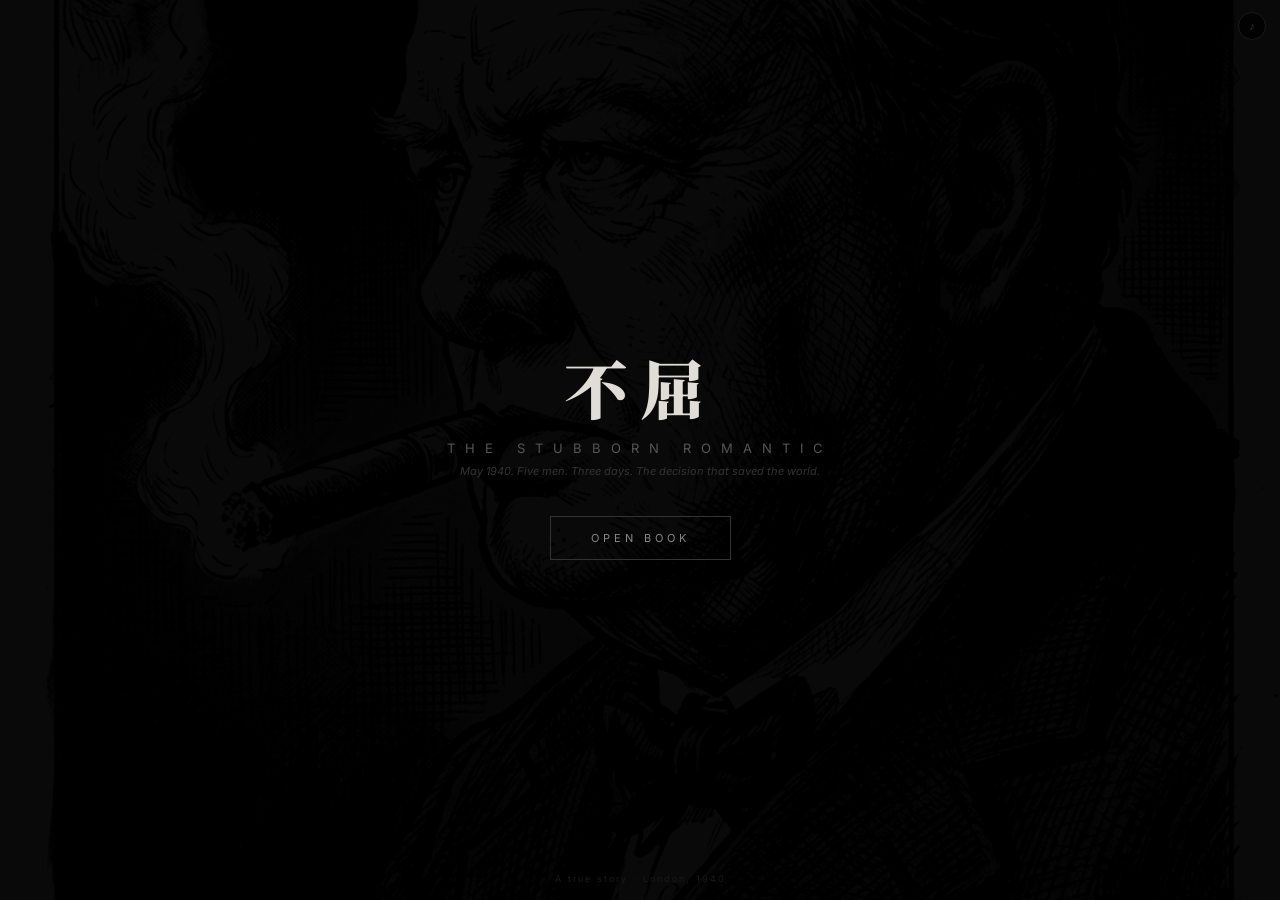
<file: _hidden/manga-experiment/churchill/index.html>
<!DOCTYPE html>
<html lang="en">
<head>
  <meta charset="UTF-8">
  <meta name="viewport" content="width=device-width, initial-scale=1.0, user-scalable=no">
  <title>The Stubborn Romantic — A Manga</title>
  <link href="https://fonts.googleapis.com/css2?family=Noto+Serif+JP:wght@400;700;900&family=Inter:wght@300;400;600&display=swap" rel="stylesheet">
  <style>
    * { margin: 0; padding: 0; box-sizing: border-box; }

    body {
      background: #000;
      color: #ccc;
      font-family: 'Inter', sans-serif;
      height: 100vh;
      height: 100dvh;
      overflow: hidden;
      user-select: none;
      -webkit-user-select: none;
    }

    /* ---- COVER ---- */
    .cover {
      height: 100vh;
      height: 100dvh;
      display: flex;
      align-items: center;
      justify-content: center;
      position: relative;
      cursor: pointer;
    }

    .cover-bg {
      position: absolute;
      inset: 0;
      background: url('images/churchill-portrait.png') center/cover;
      opacity: 0.12;
      filter: contrast(1.4) brightness(0.3);
    }

    .cover-inner {
      position: relative;
      z-index: 2;
      text-align: center;
      padding: 0 24px;
    }

    .cover-jp {
      font-family: 'Noto Serif JP', serif;
      font-size: 64px;
      font-weight: 900;
      letter-spacing: 12px;
      color: #e0ddd6;
    }

    .cover-title {
      font-size: 13px;
      letter-spacing: 10px;
      text-transform: uppercase;
      color: #555;
      margin: 8px 0 6px;
    }

    .cover-sub {
      font-size: 11px;
      color: #333;
      line-height: 1.7;
      max-width: 360px;
      margin: 0 auto 36px;
      font-style: italic;
    }

    .cover-btn {
      border: 1px solid #333;
      background: transparent;
      color: #888;
      font-family: 'Inter', sans-serif;
      font-size: 11px;
      letter-spacing: 4px;
      text-transform: uppercase;
      padding: 14px 40px;
      cursor: pointer;
      transition: all 0.3s;
    }

    .cover-btn:hover { background: #e0ddd6; color: #000; }

    .cover-hint {
      position: absolute;
      bottom: 16px;
      font-size: 9px;
      color: #1a1a1a;
      letter-spacing: 2px;
    }

    /* ---- READER ---- */
    .reader {
      display: none;
      height: 100vh;
      height: 100dvh;
      position: relative;
    }

    .reader.on {
      display: flex;
      align-items: center;
      justify-content: center;
    }

    /* ---- PAGE ---- */
    .page-frame {
      width: 92vw;
      max-width: 520px;
      height: 90vh;
      height: 90dvh;
      max-height: 860px;
      background: #0a0a0a;
      border: 1px solid #151515;
      display: flex;
      flex-direction: column;
      overflow: hidden;
      transition: opacity 0.15s ease;
    }

    .page-frame.turning { opacity: 0; }

    .pg-img {
      flex: 1;
      overflow: hidden;
      position: relative;
      background: #080808;
      min-height: 0;
    }

    .pg-img img {
      width: 100%;
      height: 100%;
      object-fit: cover;
      display: block;
      filter: contrast(1.05);
    }

    .pg-bub {
      position: absolute;
      background: #e8e6df;
      color: #111;
      border-radius: 14px;
      padding: 8px 14px;
      font-size: 11px;
      font-weight: 600;
      max-width: 200px;
      line-height: 1.4;
      box-shadow: 0 3px 12px rgba(0,0,0,0.6);
    }

    .pg-bub::after {
      content: '';
      position: absolute;
      bottom: -7px;
      left: 16px;
      border-left: 6px solid transparent;
      border-right: 6px solid transparent;
      border-top: 8px solid #e8e6df;
    }

    .pg-bub.top::after {
      bottom: auto;
      top: -7px;
      border-top: none;
      border-bottom: 8px solid #e8e6df;
    }

    .pg-cap {
      flex-shrink: 0;
      padding: 14px 18px;
      background: #0a0a0a;
      border-top: 1px solid #151515;
      font-size: 12.5px;
      line-height: 1.8;
      color: #999;
      text-align: center;
    }

    .pg-cap em {
      color: #ddd;
      font-style: normal;
      font-weight: 600;
    }

    /* ---- TEXT PAGES ---- */
    .pg-text {
      flex: 1;
      display: flex;
      flex-direction: column;
      align-items: center;
      justify-content: center;
      padding: 32px 28px;
      text-align: center;
    }

    .pg-act {
      font-size: 9px;
      letter-spacing: 5px;
      text-transform: uppercase;
      color: #333;
      margin-bottom: 6px;
    }

    .pg-ch {
      font-size: 9px;
      letter-spacing: 5px;
      text-transform: uppercase;
      color: #555;
      margin-bottom: 10px;
    }

    .pg-title {
      font-family: 'Noto Serif JP', serif;
      font-size: 24px;
      font-weight: 700;
      color: #ddd;
      line-height: 1.4;
      margin-bottom: 8px;
    }

    .pg-date {
      font-size: 10px;
      color: #444;
      letter-spacing: 2px;
      margin-bottom: 16px;
    }

    .pg-narr {
      font-family: 'Noto Serif JP', serif;
      font-size: 15px;
      line-height: 2.2;
      color: #888;
      max-width: 380px;
    }

    .pg-narr em {
      color: #ddd;
      font-style: normal;
      font-weight: 700;
    }

    .pg-quote {
      border-left: 2px solid #1a1a1a;
      padding-left: 16px;
      text-align: left;
      max-width: 360px;
    }

    .pg-quote-text {
      font-family: 'Noto Serif JP', serif;
      font-size: 14px;
      font-style: italic;
      color: #777;
      line-height: 1.9;
    }

    .pg-quote-text em {
      color: #bbb;
      font-style: normal;
      font-weight: 600;
    }

    .pg-quote-attr {
      font-size: 9px;
      color: #333;
      margin-top: 8px;
      letter-spacing: 1px;
    }

    /* ---- CLIMAX PAGE ---- */
    .pg-climax {
      flex: 1;
      display: flex;
      flex-direction: column;
      align-items: center;
      justify-content: center;
      padding: 28px 24px;
      text-align: center;
      background: radial-gradient(ellipse at center, #0e0800 0%, #000 100%);
    }

    .climax-line {
      font-size: 9px;
      letter-spacing: 5px;
      text-transform: uppercase;
      color: #2a1a00;
      margin-bottom: 20px;
    }

    .climax-quote {
      font-family: 'Noto Serif JP', serif;
      font-size: 17px;
      line-height: 2.2;
      color: #c8a96e;
      max-width: 360px;
      font-weight: 700;
    }

    .climax-quote em {
      color: #f0d090;
      font-style: normal;
    }

    .climax-attr {
      font-size: 9px;
      color: #333;
      margin-top: 20px;
      letter-spacing: 2px;
    }

    /* ---- ENDING ---- */
    .pg-ending {
      flex: 1;
      display: flex;
      flex-direction: column;
      align-items: center;
      justify-content: center;
      padding: 32px 24px;
      text-align: center;
    }

    .end-rule {
      width: 30px;
      height: 1px;
      background: #1a1a1a;
      margin-bottom: 24px;
    }

    .end-body {
      font-family: 'Noto Serif JP', serif;
      font-size: 14px;
      color: #555;
      line-height: 2.2;
    }

    .end-body em {
      color: #888;
      font-style: normal;
      font-weight: 600;
    }

    .end-kanji {
      font-family: 'Noto Serif JP', serif;
      font-size: 28px;
      color: #222;
      margin-top: 30px;
      letter-spacing: 6px;
    }

    .end-attr {
      font-size: 9px;
      color: #1a1a1a;
      margin-top: 36px;
      letter-spacing: 2px;
      text-transform: uppercase;
      line-height: 2;
    }

    .pg-num { display: none; }

    /* ---- AUDIO TOGGLE ---- */
    .audio-btn {
      position: fixed;
      top: 12px;
      right: 14px;
      z-index: 100;
      width: 28px;
      height: 28px;
      border: 1px solid #1a1a1a;
      border-radius: 50%;
      background: rgba(0,0,0,0.7);
      color: #333;
      font-size: 11px;
      display: flex;
      align-items: center;
      justify-content: center;
      cursor: pointer;
      transition: all 0.2s;
      user-select: none;
    }
    .audio-btn:hover { border-color: #444; color: #888; }
    .audio-btn.on { color: #666; border-color: #333; }

    /* ---- NAV ---- */
    .nav-left, .nav-right {
      position: absolute;
      top: 0;
      height: 100%;
      width: 28%;
      z-index: 20;
      cursor: pointer;
    }

    .nav-left { left: 0; }
    .nav-right { right: 0; }

    .nav-bar {
      position: absolute;
      bottom: 4px;
      left: 50%;
      transform: translateX(-50%);
      display: flex;
      align-items: center;
      gap: 14px;
      z-index: 30;
      opacity: 0.4;
      transition: opacity 0.3s;
    }

    .nav-bar:hover { opacity: 1; }

    .nav-btn {
      width: 30px;
      height: 30px;
      border: 1px solid #1a1a1a;
      border-radius: 50%;
      background: rgba(0,0,0,0.7);
      color: #444;
      font-size: 11px;
      display: flex;
      align-items: center;
      justify-content: center;
      cursor: pointer;
      transition: all 0.2s;
    }

    .nav-btn:hover { border-color: #444; color: #aaa; }
    .nav-btn.off { opacity: 0.15; pointer-events: none; }

    .nav-ct {
      font-size: 9px;
      color: #222;
      letter-spacing: 3px;
    }

    .nav-ct-mobile { display: none; }

    /* ---- RESPONSIVE ---- */
    @media (max-width: 540px) {
      .page-frame {
        width: 100vw;
        max-width: 100vw;
        height: 100vh;
        height: 100dvh;
        max-height: none;
        border: none;
      }

      .pg-img img {
        object-fit: contain;
        background: #080808;
      }

      .pg-cap { padding: 12px 16px; font-size: 12px; }
      .pg-title { font-size: 21px; }
      .pg-narr { font-size: 14px; }
      .pg-text { padding: 28px 20px; }
      .climax-quote { font-size: 15px; }

      .nav-left, .nav-right { width: 50%; }
      .nav-bar { display: none; }

      .nav-ct-mobile {
        display: block;
        position: fixed;
        bottom: 8px;
        left: 50%;
        transform: translateX(-50%);
        font-size: 9px;
        color: #222;
        letter-spacing: 3px;
        z-index: 30;
      }

      .cover-jp { font-size: 48px; letter-spacing: 8px; }
    }
  </style>
</head>
<body>

  <audio id="theme" src="images/theme.mp3" loop preload="auto"></audio>
  <div class="audio-btn" id="audiobtn" onclick="toggleAudio()" title="Toggle music">♪</div>

  <div class="cover" id="cover" onclick="startBook()">
    <div class="cover-bg"></div>
    <div class="cover-inner">
      <div class="cover-jp">不屈</div>
      <div class="cover-title">The Stubborn Romantic</div>
      <div class="cover-sub">May 1940. Five men. Three days. The decision that saved the world.</div>
      <button class="cover-btn">Open Book</button>
    </div>
    <div class="cover-hint">A true story · London, 1940</div>
  </div>

  <div class="reader" id="reader">
    <div class="nav-left" onclick="prev()"></div>
    <div class="nav-right" onclick="next()"></div>
    <div class="page-frame" id="page"></div>
    <div class="nav-bar">
      <div class="nav-btn" id="bp" onclick="prev()">&#9664;</div>
      <div class="nav-ct" id="ct"></div>
      <div class="nav-btn" id="bn" onclick="next()">&#9654;</div>
    </div>
    <div class="nav-ct-mobile" id="ctm"></div>
  </div>

  <script>
    const I = 'images/';
    const pages = [

      // ===== ACT I: THE MAN =====
      { type: 'text', act: 'Act I \u2014 The Man Nobody Wanted', title: 'Prime Minister', date: 'May 10, 1940' },

      { type: 'text', narr: 'Winston Churchill had spent <em>ten years in the wilderness</em>.<br><br>Mocked. Ignored. Called a warmonger.<br><br>While Hitler rebuilt Germany\u2019s army, Churchill warned. And warned. And warned again.<br><br>Nobody listened.' },

      { type: 'img', src: I+'churchill-arrives.png',
        cap: 'May 10, 1940. Churchill arrived at <em>10 Downing Street</em> as Prime Minister. He was 65 years old. He had been waiting for this moment his entire life.' },

      { type: 'text', narr: 'He later wrote:<br><br><em>\u201CI felt as if I were walking with destiny, and that all my past life had been but a preparation for this hour.\u201D</em><br><br>But destiny was not waiting patiently.<br><br>It was on fire.' },

      // ===== ACT II: THE TRAP =====
      { type: 'text', act: 'Act II \u2014 The Trap', ch: 'Chapter 02', title: 'Surrounded', date: 'May 24, 1940' },

      { type: 'img', src: I+'dunkirk-map.png',
        cap: 'France was <em>collapsing</em>. 330,000 British and Allied soldiers were surrounded at Dunkirk, their backs to the sea. The German army closed in from three sides.' },

      { type: 'text', narr: 'In two weeks, Hitler had done what Germany couldn\u2019t do in four years of the Great War.<br><br>France was finished. Italy was about to enter on Germany\u2019s side. The Soviet Union was Hitler\u2019s ally.<br><br>America was asleep.<br><br><em>Britain stood alone.</em>' },

      { type: 'img', src: I+'soldiers-at-dunkirk.png',
        cap: 'The men on the beach had nothing left. No air cover. Dwindling ammunition. Some had been waiting in the water for days. <em>Waiting for something. Anything.</em>' },

      // ===== ACT III: THE ROOM =====
      { type: 'text', act: 'Act III \u2014 The Room', ch: 'Chapter 03', title: 'Five Men', date: 'May 26, 1940' },

      { type: 'img', src: I+'war-cabinet-room.png',
        cap: 'The War Cabinet. <em>Five men</em> in a wood-panelled room. Churchill. Halifax. Chamberlain. Attlee. Greenwood. Outside: the sound of London going about its day, unaware.' },

      { type: 'text', narr: 'Lord Halifax was the Foreign Secretary.<br><br>He was <em>brilliant</em>. Aristocratic. Calm. Reasonable.<br><br>He had the facts on his side.<br><br>And the facts said Britain could not win.' },

      { type: 'img', src: I+'halifax-speaks.png',
        cap: '<em>\u201CMussolini could mediate,\u201D</em> Halifax said, his voice measured and precise. \u201CWe approach him now, before Italy enters the war. We get terms. We preserve the Empire. We save those men on the beach.\u201D',
        bub: { text: 'We must explore terms. This is rational.', top: '12px', left: '12px' } },

      { type: 'text', narr: 'It was not cowardice.<br><br>Halifax genuinely believed that fighting on was <em>suicide</em>.<br><br>France falling. No allies. The army trapped. What plan could Churchill possibly have?<br><br>He was simply being <em>logical</em>.' },

      { type: 'text', ch: 'Chapter 04', title: 'The Refusal' },

      { type: 'img', src: I+'churchill-refuses.png',
        cap: 'Churchill sat in silence for a long moment. Then he leaned forward. <em>\u201CIf this long island story of ours is to end at last, let it end only when each one of us lies choking in his own blood upon the ground.\u201D</em>' },

      { type: 'text', narr: 'Halifax stared at him.<br><br>Chamberlain shifted uncomfortably.<br><br>Churchill continued: if they opened negotiations now, they would never get better terms than if they fought. And once they showed willingness to negotiate, <em>they could never stop</em>.<br><br>Hitler would bleed them dry, piece by piece.' },

      { type: 'text', narr: 'Halifax\u2019s logic was flawless.<br><br>Churchill\u2019s logic was also flawless.<br><br>But they were answering <em>different questions</em>.<br><br>Halifax asked: <em>Can we win?</em><br>Churchill asked: <em>What happens if we don\u2019t try?</em>' },

      { type: 'img', src: I+'cabinet-argument.png',
        cap: 'Three days of argument. Halifax threatened to resign. <em>\u201CYou\u2019re not on speaking terms with reality,\u201D</em> he told Churchill. Churchill refused to yield. The room grew smaller and colder.',
        bub: { text: 'You are not being rational, Winston.', top: '10px', right: '10px' } },

      // ===== ACT IV: THE GAMBLE =====
      { type: 'text', act: 'Act IV \u2014 The Gamble', ch: 'Chapter 05', title: 'The Twenty-Five', date: 'May 28, 1940' },

      { type: 'text', narr: 'Churchill understood something.<br><br>He could not win the argument inside that room.<br><br>Halifax was too logical. Chamberlain was wavering.<br><br>So Churchill did something no one expected.<br><br>He left the room.' },

      { type: 'img', src: I+'ministers-gather.png',
        cap: 'He called a meeting of the full Cabinet \u2014 <em>all twenty-five ministers</em>. Not the inner circle. Everyone. He stood before them without notes, without preparation, without a plan.' },

      { type: 'text', narr: 'He told them the truth.<br><br>Not the sanitized truth. The <em>brutal</em> truth.<br><br>France was gone. The army was trapped. Britain stood alone.<br><br>And then he told them something else.' },

      // ===== THE CLIMAX =====
      { type: 'climax',
        quote: '\u201CI am convinced that every man of you would rise up and tear me down from my place if I were for one moment to contemplate parley or surrender.\u201D<br><br>\u201CIf this long island story of ours is to end at last, let it end only when each one of us lies choking in his own blood upon the ground.\u201D',
        attr: 'Winston Churchill \u2014 to the full Cabinet, May 28, 1940' },

      { type: 'img', src: I+'ministers-cheer.png',
        cap: 'The room erupted. Twenty-five ministers \u2014 many of them strangers to Churchill, many who had doubted him \u2014 <em>leapt to their feet</em>. They cheered. They pounded the table. Some had tears running down their faces.' },

      { type: 'text', narr: 'One minister wrote in his diary that night:<br><br><em>\u201CWinston spoke for twenty minutes. There was no great oration. No careful argument. Just a man speaking from his blood. And the room went mad.\u201D</em>' },

      // ===== ACT V: THE AFTERMATH =====
      { type: 'text', act: 'Act V \u2014 The Aftermath', ch: 'Chapter 06', title: 'The Decision', date: 'May 28, 1940' },

      { type: 'img', src: I+'halifax-concedes.png',
        cap: 'Churchill returned to the War Cabinet. Halifax looked at him. Something had changed. Churchill had done what no argument could do \u2014 he had <em>moved the country</em>. Halifax backed down.' },

      { type: 'text', narr: 'Three days of debate. Resolved not by facts. Not by logic.<br><br>But by one man\u2019s absolute, unshakeable, <em>irrational certainty</em> that Britain would not bow.<br><br>Halifax was right that the odds were impossible.<br><br>Churchill was right that <em>the odds did not matter</em>.' },

      { type: 'img', src: I+'dunkirk-boats.png',
        cap: 'Operation Dynamo. 338,226 soldiers rescued from Dunkirk by an armada of military ships and <em>civilian boats</em>. Fishermen. Ferry captains. Weekend sailors. They all came.',
      },

      { type: 'text', narr: 'The army that Halifax had written off as lost<br>came home.<br><br>The army that became the core<br>of the force that fought back.<br><br>The army that, five years later,<br>stood in a <em>liberated Europe</em>.' },

      // ===== ENDING =====
      { type: 'ending' }
    ];

    let cur = 0;

    function startBook() {
      document.getElementById('cover').style.display = 'none';
      document.getElementById('reader').classList.add('on');
      cur = 0;
      render();
    }

    function render() {
      const el = document.getElementById('page');
      const d = pages[cur];
      let html = '';

      if (d.type === 'img') {
        html += '<div class="pg-img">';
        html += `<img src="${d.src}" alt="">`;
        if (d.bub) {
          const s = Object.entries(d.bub).filter(([k])=>k!=='text'&&k!=='cls').map(([k,v])=>`${k}:${v}`).join(';');
          const cls = d.bub.cls ? ` ${d.bub.cls}` : '';
          html += `<div class="pg-bub${cls}" style="${s}">${d.bub.text}</div>`;
        }
        html += '</div>';
        if (d.cap) html += `<div class="pg-cap">${d.cap}</div>`;
      }

      else if (d.type === 'text') {
        html += '<div class="pg-text">';
        if (d.act) html += `<div class="pg-act">${d.act}</div>`;
        if (d.ch) html += `<div class="pg-ch">${d.ch}</div>`;
        if (d.title) html += `<div class="pg-title">${d.title}</div>`;
        if (d.date) html += `<div class="pg-date">${d.date}</div>`;
        if (d.narr) html += `<div class="pg-narr">${d.narr}</div>`;
        if (d.quote) {
          html += '<div class="pg-quote">';
          html += `<div class="pg-quote-text">${d.quote.text}</div>`;
          if (d.quote.attr) html += `<div class="pg-quote-attr">${d.quote.attr}</div>`;
          html += '</div>';
        }
        html += '</div>';
      }

      else if (d.type === 'climax') {
        html += '<div class="pg-climax">';
        html += '<div class="climax-line">The Speech &nbsp;&mdash;&nbsp; May 28, 1940</div>';
        html += `<div class="climax-quote">${d.quote}</div>`;
        html += `<div class="climax-attr">${d.attr}</div>`;
        html += '</div>';
      }

      else if (d.type === 'ending') {
        html += '<div class="pg-ending">';
        html += '<div class="end-rule"></div>';
        html += '<div class="end-body">Halifax was the <em>logical rationalist</em>.<br>Churchill was the <em>stubborn romantic</em>.<br><br>Logic said the numbers were impossible.<br>The romantic said the numbers were beside the point.<br><br>Historians would later write:<br><em>\u201CHalifax was merely a logical rationalist<br>when the need was for<br>a stubborn, emotional romantic.\u201D</em><br><br>Sometimes the irrational man<br>is the only rational choice.</div>';
        html += '<div class="end-kanji">\u4E0D\u5C48</div>';
        html += '<div class="end-attr">A true story<br>London, May 1940<br>Churchill: Walking With Destiny \u2014 Andrew Roberts</div>';
        html += '</div>';
      }

      el.innerHTML = html;
      updateNav();
    }

    function next() {
      if (cur >= pages.length - 1) return;
      cur++;
      turn();
    }

    function prev() {
      if (cur <= 0) return;
      cur--;
      turn();
    }

    function turn() {
      const el = document.getElementById('page');
      el.classList.add('turning');
      setTimeout(() => { render(); el.classList.remove('turning'); }, 150);
    }

    function updateNav() {
      const label = `${cur + 1} / ${pages.length}`;
      document.getElementById('ct').textContent = label;
      document.getElementById('ctm').textContent = label;
      document.getElementById('bp').className = 'nav-btn' + (cur === 0 ? ' off' : '');
      document.getElementById('bn').className = 'nav-btn' + (cur === pages.length - 1 ? ' off' : '');
    }

    document.addEventListener('keydown', e => {
      if (document.getElementById('cover').style.display !== 'none') {
        if (e.key === 'Enter' || e.key === ' ') startBook();
        return;
      }
      if (e.key === 'ArrowRight' || e.key === ' ') next();
      if (e.key === 'ArrowLeft') prev();
    });

    // ---- AUDIO ----
    let audioOn = false;
    const audio = document.getElementById('theme');
    const audiobtn = document.getElementById('audiobtn');
    audio.volume = 0.35;

    function toggleAudio() {
      if (audioOn) {
        audio.pause();
        audioOn = false;
        audiobtn.classList.remove('on');
        audiobtn.textContent = '♪';
      } else {
        audio.play().catch(()=>{});
        audioOn = true;
        audiobtn.classList.add('on');
        audiobtn.textContent = '♫';
      }
    }

    // Auto-start music when book opens
    const _origStart = startBook;
    // patch startBook to also start audio
    document.getElementById('cover').addEventListener('click', () => {
      if (!audioOn) {
        audio.play().catch(()=>{});
        audioOn = true;
        audiobtn.classList.add('on');
        audiobtn.textContent = '♫';
      }
    });

    let tx = 0;
    document.addEventListener('touchstart', e => { tx = e.touches[0].clientX; }, { passive: true });
    document.addEventListener('touchend', e => {
      const d = e.changedTouches[0].clientX - tx;
      if (Math.abs(d) > 50) { d < 0 ? next() : prev(); }
    }, { passive: true });
  </script>

</body>
</html>
</file>
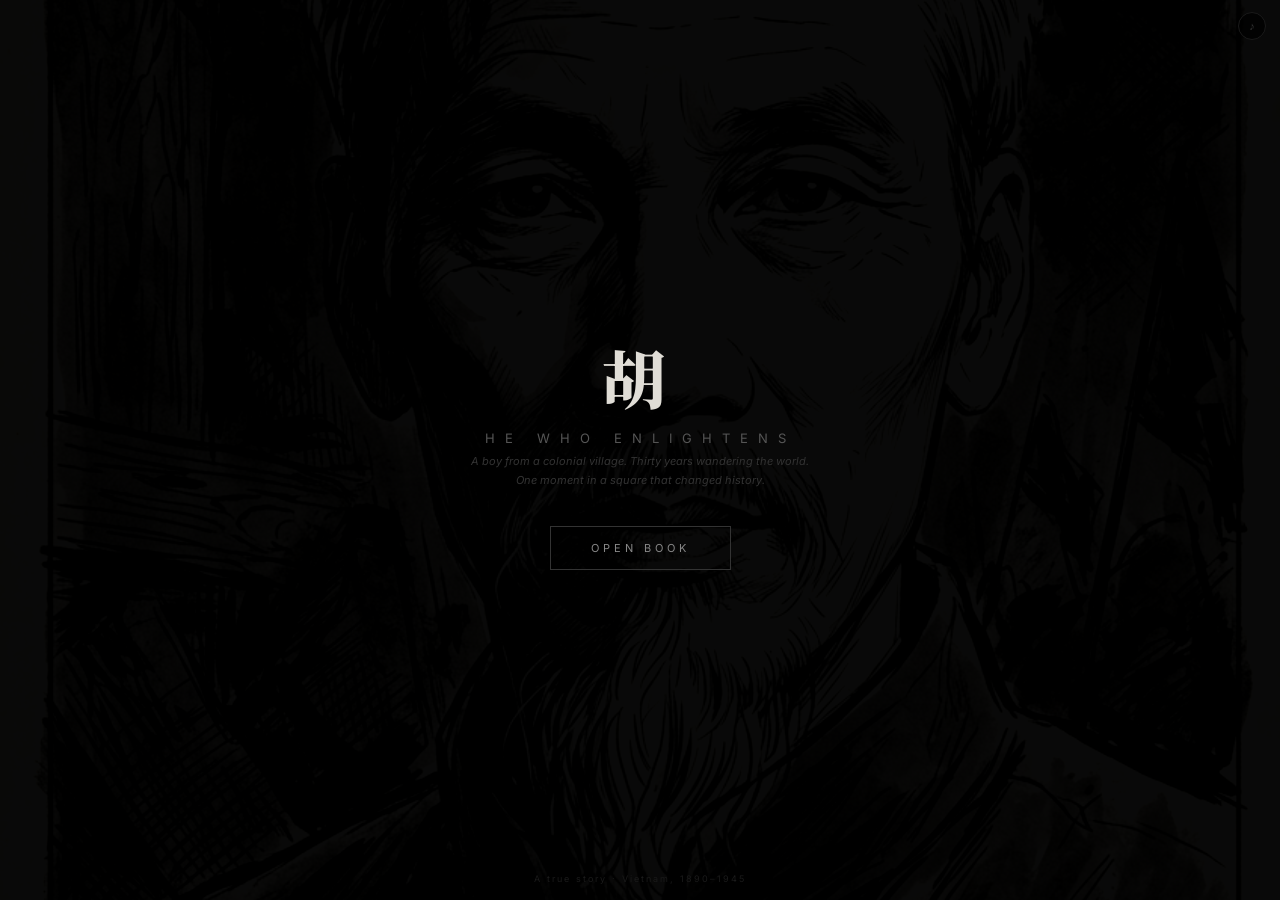
<file: _hidden/manga-experiment/hcm/index.html>
<!DOCTYPE html>
<html lang="en">
<head>
  <meta charset="UTF-8">
  <meta name="viewport" content="width=device-width, initial-scale=1.0, user-scalable=no">
  <title>He Who Enlightens — A Manga</title>
  <link href="https://fonts.googleapis.com/css2?family=Noto+Serif+JP:wght@400;700;900&family=Inter:wght@300;400;600&display=swap" rel="stylesheet">
  <style>
    * { margin: 0; padding: 0; box-sizing: border-box; }

    body {
      background: #000;
      color: #ccc;
      font-family: 'Inter', sans-serif;
      height: 100vh;
      height: 100dvh;
      overflow: hidden;
      user-select: none;
      -webkit-user-select: none;
    }

    .cover {
      height: 100vh;
      height: 100dvh;
      display: flex;
      align-items: center;
      justify-content: center;
      position: relative;
      cursor: pointer;
    }

    .cover-bg {
      position: absolute;
      inset: 0;
      background: url('images/hcm-portrait.png') center/cover;
      opacity: 0.12;
      filter: contrast(1.4) brightness(0.3);
    }

    .cover-inner {
      position: relative;
      z-index: 2;
      text-align: center;
      padding: 0 24px;
    }

    .cover-jp {
      font-family: 'Noto Serif JP', serif;
      font-size: 64px;
      font-weight: 900;
      letter-spacing: 12px;
      color: #e0ddd6;
    }

    .cover-title {
      font-size: 13px;
      letter-spacing: 10px;
      text-transform: uppercase;
      color: #555;
      margin: 8px 0 6px;
    }

    .cover-sub {
      font-size: 11px;
      color: #333;
      line-height: 1.7;
      max-width: 360px;
      margin: 0 auto 36px;
      font-style: italic;
    }

    .cover-btn {
      border: 1px solid #333;
      background: transparent;
      color: #888;
      font-family: 'Inter', sans-serif;
      font-size: 11px;
      letter-spacing: 4px;
      text-transform: uppercase;
      padding: 14px 40px;
      cursor: pointer;
      transition: all 0.3s;
    }

    .cover-btn:hover { background: #e0ddd6; color: #000; }

    .cover-hint {
      position: absolute;
      bottom: 16px;
      font-size: 9px;
      color: #1a1a1a;
      letter-spacing: 2px;
    }

    .reader {
      display: none;
      height: 100vh;
      height: 100dvh;
      position: relative;
    }

    .reader.on {
      display: flex;
      align-items: center;
      justify-content: center;
    }

    .page-frame {
      width: 92vw;
      max-width: 520px;
      height: 90vh;
      height: 90dvh;
      max-height: 860px;
      background: #0a0a0a;
      border: 1px solid #151515;
      display: flex;
      flex-direction: column;
      overflow: hidden;
      transition: opacity 0.15s ease;
    }

    .page-frame.turning { opacity: 0; }

    .pg-img {
      flex: 1;
      overflow: hidden;
      position: relative;
      background: #080808;
      min-height: 0;
    }

    .pg-img img {
      width: 100%;
      height: 100%;
      object-fit: cover;
      display: block;
      filter: contrast(1.05);
    }

    .pg-bub {
      position: absolute;
      background: #e8e6df;
      color: #111;
      border-radius: 14px;
      padding: 8px 14px;
      font-size: 11px;
      font-weight: 600;
      max-width: 200px;
      line-height: 1.4;
      box-shadow: 0 3px 12px rgba(0,0,0,0.6);
    }

    .pg-bub::after {
      content: '';
      position: absolute;
      bottom: -7px;
      left: 16px;
      border-left: 6px solid transparent;
      border-right: 6px solid transparent;
      border-top: 8px solid #e8e6df;
    }

    .pg-cap {
      flex-shrink: 0;
      padding: 14px 18px;
      background: #0a0a0a;
      border-top: 1px solid #151515;
      font-size: 12.5px;
      line-height: 1.8;
      color: #999;
      text-align: center;
    }

    .pg-cap em { color: #ddd; font-style: normal; font-weight: 600; }

    .pg-text {
      flex: 1;
      display: flex;
      flex-direction: column;
      align-items: center;
      justify-content: center;
      padding: 32px 28px;
      text-align: center;
    }

    .pg-act {
      font-size: 9px;
      letter-spacing: 5px;
      text-transform: uppercase;
      color: #333;
      margin-bottom: 6px;
    }

    .pg-ch {
      font-size: 9px;
      letter-spacing: 5px;
      text-transform: uppercase;
      color: #555;
      margin-bottom: 10px;
    }

    .pg-title {
      font-family: 'Noto Serif JP', serif;
      font-size: 24px;
      font-weight: 700;
      color: #ddd;
      line-height: 1.4;
      margin-bottom: 8px;
    }

    .pg-date {
      font-size: 10px;
      color: #444;
      letter-spacing: 2px;
      margin-bottom: 16px;
    }

    .pg-narr {
      font-family: 'Noto Serif JP', serif;
      font-size: 15px;
      line-height: 2.2;
      color: #888;
      max-width: 380px;
    }

    .pg-narr em { color: #ddd; font-style: normal; font-weight: 700; }

    .pg-quote {
      border-left: 2px solid #1a1a1a;
      padding-left: 16px;
      text-align: left;
      max-width: 360px;
    }

    .pg-quote-text {
      font-family: 'Noto Serif JP', serif;
      font-size: 14px;
      font-style: italic;
      color: #777;
      line-height: 1.9;
    }

    .pg-quote-text em { color: #bbb; font-style: normal; font-weight: 600; }

    .pg-quote-attr {
      font-size: 9px;
      color: #333;
      margin-top: 8px;
      letter-spacing: 1px;
    }

    /* ---- CLIMAX ---- */
    .pg-climax {
      flex: 1;
      display: flex;
      flex-direction: column;
      align-items: center;
      justify-content: center;
      padding: 28px 24px;
      text-align: center;
      background: radial-gradient(ellipse at center, #00100a 0%, #000 100%);
    }

    .climax-line {
      font-size: 9px;
      letter-spacing: 5px;
      text-transform: uppercase;
      color: #0a2018;
      margin-bottom: 20px;
    }

    .climax-quote {
      font-family: 'Noto Serif JP', serif;
      font-size: 17px;
      line-height: 2.2;
      color: #6eb88a;
      max-width: 360px;
      font-weight: 700;
    }

    .climax-quote em { color: #a0e0b8; font-style: normal; }

    .climax-attr {
      font-size: 9px;
      color: #1a3328;
      margin-top: 20px;
      letter-spacing: 2px;
    }

    /* ---- ENDING ---- */
    .pg-ending {
      flex: 1;
      display: flex;
      flex-direction: column;
      align-items: center;
      justify-content: center;
      padding: 32px 24px;
      text-align: center;
    }

    .end-rule {
      width: 30px;
      height: 1px;
      background: #1a1a1a;
      margin-bottom: 24px;
    }

    .end-body {
      font-family: 'Noto Serif JP', serif;
      font-size: 14px;
      color: #555;
      line-height: 2.2;
    }

    .end-body em { color: #888; font-style: normal; font-weight: 600; }

    .end-kanji {
      font-family: 'Noto Serif JP', serif;
      font-size: 28px;
      color: #222;
      margin-top: 30px;
      letter-spacing: 6px;
    }

    .end-attr {
      font-size: 9px;
      color: #1a1a1a;
      margin-top: 36px;
      letter-spacing: 2px;
      text-transform: uppercase;
      line-height: 2;
    }

    /* ---- AUDIO ---- */
    .audio-btn {
      position: fixed;
      top: 12px;
      right: 14px;
      z-index: 100;
      width: 28px;
      height: 28px;
      border: 1px solid #1a1a1a;
      border-radius: 50%;
      background: rgba(0,0,0,0.7);
      color: #333;
      font-size: 11px;
      display: flex;
      align-items: center;
      justify-content: center;
      cursor: pointer;
      transition: all 0.2s;
      user-select: none;
    }
    .audio-btn:hover { border-color: #444; color: #888; }
    .audio-btn.on { color: #666; border-color: #333; }

    /* ---- NAV ---- */
    .nav-left, .nav-right {
      position: absolute;
      top: 0;
      height: 100%;
      width: 28%;
      z-index: 20;
      cursor: pointer;
    }

    .nav-left { left: 0; }
    .nav-right { right: 0; }

    .nav-bar {
      position: absolute;
      bottom: 4px;
      left: 50%;
      transform: translateX(-50%);
      display: flex;
      align-items: center;
      gap: 14px;
      z-index: 30;
      opacity: 0.4;
      transition: opacity 0.3s;
    }

    .nav-bar:hover { opacity: 1; }

    .nav-btn {
      width: 30px;
      height: 30px;
      border: 1px solid #1a1a1a;
      border-radius: 50%;
      background: rgba(0,0,0,0.7);
      color: #444;
      font-size: 11px;
      display: flex;
      align-items: center;
      justify-content: center;
      cursor: pointer;
      transition: all 0.2s;
    }

    .nav-btn:hover { border-color: #444; color: #aaa; }
    .nav-btn.off { opacity: 0.15; pointer-events: none; }

    .nav-ct { font-size: 9px; color: #222; letter-spacing: 3px; }
    .nav-ct-mobile { display: none; }

    @media (max-width: 540px) {
      .page-frame {
        width: 100vw; max-width: 100vw;
        height: 100vh; height: 100dvh;
        max-height: none; border: none;
      }
      .pg-img img { object-fit: contain; background: #080808; }
      .pg-cap { padding: 12px 16px; font-size: 12px; }
      .pg-title { font-size: 21px; }
      .pg-narr { font-size: 14px; }
      .pg-text { padding: 28px 20px; }
      .climax-quote { font-size: 15px; }
      .nav-left, .nav-right { width: 50%; }
      .nav-bar { display: none; }
      .nav-ct-mobile {
        display: block;
        position: fixed;
        bottom: 8px;
        left: 50%;
        transform: translateX(-50%);
        font-size: 9px; color: #222; letter-spacing: 3px; z-index: 30;
      }
      .cover-jp { font-size: 48px; letter-spacing: 8px; }
    }
  </style>
</head>
<body>

  <audio id="theme" src="images/theme.mp3" loop preload="auto"></audio>
  <div class="audio-btn" id="audiobtn" onclick="toggleAudio()" title="Toggle music">♪</div>

  <div class="cover" id="cover" onclick="startBook()">
    <div class="cover-bg"></div>
    <div class="cover-inner">
      <div class="cover-jp">胡</div>
      <div class="cover-title">He Who Enlightens</div>
      <div class="cover-sub">A boy from a colonial village. Thirty years wandering the world. One moment in a square that changed history.</div>
      <button class="cover-btn">Open Book</button>
    </div>
    <div class="cover-hint">A true story · Vietnam, 1890–1945</div>
  </div>

  <div class="reader" id="reader">
    <div class="nav-left" onclick="prev()"></div>
    <div class="nav-right" onclick="next()"></div>
    <div class="page-frame" id="page"></div>
    <div class="nav-bar">
      <div class="nav-btn" id="bp" onclick="prev()">&#9664;</div>
      <div class="nav-ct" id="ct"></div>
      <div class="nav-btn" id="bn" onclick="next()">&#9654;</div>
    </div>
    <div class="nav-ct-mobile" id="ctm"></div>
  </div>

  <script>
    const I = 'images/';
    const pages = [

      // ===== ACT I: THE VILLAGE =====
      { type: 'text', act: 'Act I \u2014 The Village', title: 'Nguyen Tat Thanh', date: 'Nghe An Province, Vietnam · 1890' },

      { type: 'text', narr: 'His father was a Confucian scholar \u2014<br>a man of books, of moral suasion,<br>of a civilization a thousand years old.<br><br>His son was born into a world<br>where <em>none of that mattered anymore</em>.<br><br>The French had arrived.' },

      { type: 'img', src: I+'colonial-village.png',
        cap: 'Central Vietnam under French rule. <em>Tax collectors. Forced labor. Humiliation.</em> A Confucian world dismantled by bureaucrats from Paris who had never read a page of Nguyen Trai.' },

      { type: 'text', narr: 'His father taught him the old wisdom:<br><br><em>\u201CTo defeat the enemy,<br>you must first understand him.\u201D</em><br><br>The boy took this literally.<br><br>He would go and find the enemy.<br>He would learn everything.<br>He would come back.<br><br>He just didn\u2019t know it would take <em>thirty years</em>.' },

      // ===== ACT II: THE SHIP =====
      { type: 'text', act: 'Act II \u2014 The Ship', ch: 'Chapter 02', title: 'Kitchen Boy', date: 'Saigon Port · 1911' },

      { type: 'img', src: I+'leaving-ship.png',
        cap: 'At 21, Nguyen Tat Thanh walked onto a French ocean liner and took a job as a <em>kitchen hand</em>. He looked back at the coast of Vietnam. He would not see it again for thirty years.' },

      { type: 'text', narr: 'He scrubbed pots.<br>He peeled vegetables.<br>He crossed the Indian Ocean,<br>rounded Africa,<br>saw London and New York<br>and the slums of every port city in the world.<br><br>He learned what <em>empire</em> looked like<br>from the inside.' },

      { type: 'text', narr: 'He noticed something everywhere he went:<br><br>The colonized were not just oppressed in Vietnam.<br>They were oppressed <em>everywhere</em>.<br><br>In Africa. In India. In the American South.<br><br>The enemy was not French.<br>The enemy was a <em>system</em>.' },

      // ===== ACT III: PARIS =====
      { type: 'text', act: 'Act III \u2014 Paris', ch: 'Chapter 03', title: 'The Petition', date: 'Versailles · 1919' },

      { type: 'img', src: I+'paris-petition.png',
        cap: 'The Paris Peace Conference. World leaders remaking the globe. <em>Nguyen Ai Quoc</em> \u2014 now his revolutionary name \u2014 showed up in a rented suit with a petition demanding Vietnamese self-determination.' },

      { type: 'text', narr: 'He stood outside the conference halls.<br><br>Woodrow Wilson had promised<br>\u201Cself-determination for all peoples.\u201D<br>Ho Chi Minh believed him.<br><br>He tried to hand his petition to every delegation.<br><br><em>Nobody took it.</em><br><br>But the act made him famous<br>in Vietnamese exile circles.<br>And someone else was watching.' },

      // ===== ACT IV: THE AWAKENING =====
      { type: 'text', act: 'Act IV \u2014 The Awakening', ch: 'Chapter 04', title: 'Lenin', date: 'Paris · 1920' },

      { type: 'img', src: I+'reading-lenin.png',
        cap: 'In a small Paris apartment, he read Lenin\u2019s <em>Theses on the National and Colonial Question</em>. He reportedly wept. He had found the answer he had been searching for across every ocean.' },

      { type: 'text', narr: 'He wrote later:<br><br><em>\u201CAt first, I didn\u2019t understand all of it.<br>But I kept reading. And I wept.<br>I wept with joy.<br>I had found the path.<br>I had found our liberation.\u201D</em>' },

      { type: 'text', narr: 'He saw it clearly now.<br><br>The struggle for Vietnam<br>was not a local problem.<br>It was part of something <em>global</em>.<br><br>And he would dedicate his life<br>to making that argument<br>until the world listened.' },

      // ===== ACT V: THE NAME =====
      { type: 'text', act: 'Act V \u2014 The Name', ch: 'Chapter 05', title: 'Ho Chi Minh', date: 'China · 1942' },

      { type: 'img', src: I+'the-name.png',
        cap: 'Crossing into China on a secret mission, he took a new identity. <em>Ho Chi Minh</em>. Three words. One meaning: <em>He Who Enlightens</em>. He had worn many names. This was the last one.' },

      { type: 'text', narr: 'By now he had been:<br><br>A kitchen worker.<br>A photographer\u2019s assistant.<br>A pastry chef in London.<br>A Comintern agent in Moscow.<br>A prisoner in Hong Kong.<br>A fugitive in China.<br><br>He had been jailed.<br>He had been sentenced to death in absentia.<br>He had been written off as dead.<br><br><em>He kept going.</em>' },

      {
        type: 'text',
        narr: 'He wrote a poem in his prison cell:<br><br><em>\u201CThose who walk the road know it is hard.<br>Scale one mountain and another appears.<br>But once you mount the highest peak,<br>10,000 miles appear before your eyes.\u201D</em>'
      },

      // ===== ACT VI: THE RETURN =====
      { type: 'text', act: 'Act VI \u2014 The Return', ch: 'Chapter 06', title: 'Ba Dinh Square', date: 'Hanoi · September 2, 1945' },

      { type: 'img', src: I+'ba-dinh-crowd.png',
        cap: '<em>500,000 people</em> filled Ba Dinh Square. Japan had surrendered. The French had not yet returned. For one brief moment, Vietnam was free. And the man who had left 30 years ago as a kitchen boy walked to the microphone.' },

      { type: 'text', narr: 'He was 55 years old.<br><br>Thin. Simply dressed.<br>No medals. No uniform.<br>He wore a <em>khaki suit</em> and sandals.<br><br>He looked out at half a million faces<br>and began to read.' },

      // ===== CLIMAX =====
      { type: 'climax',
        quote: '\u201CAll men are created equal.\u201D<br><br>\u201CThey are endowed by their Creator with certain unalienable Rights \u2014 among these are Life, Liberty, and the pursuit of Happiness.\u201D<br><br><em>He was quoting Thomas Jefferson.</em><br><em>To declare Vietnamese independence.</em><br><em>To the French.</em>',
        attr: 'Ho Chi Minh \u2014 Vietnamese Declaration of Independence, Ba Dinh Square, September 2, 1945' },

      { type: 'img', src: I+'declaration.png',
        cap: 'The crowd fell silent. Then someone started to cry. Then another. <em>500,000 people</em>, many of whom had never read Jefferson, understood exactly what was happening. The colonial age was ending. Right here. Right now.' },

      { type: 'text', narr: 'He stopped mid-speech<br>and looked up from the page.<br><br><em>\u201CDo you hear me clearly?\u201D</em><br><br>Half a million voices answered.<br><br><em>\u201CYes!\u201D</em>' },

      // ===== ENDING =====
      { type: 'ending' }
    ];

    let cur = 0;

    function startBook() {
      document.getElementById('cover').style.display = 'none';
      document.getElementById('reader').classList.add('on');
      cur = 0;
      render();
    }

    function render() {
      const el = document.getElementById('page');
      const d = pages[cur];
      let html = '';

      if (d.type === 'img') {
        html += '<div class="pg-img">';
        html += `<img src="${d.src}" alt="">`;
        if (d.bub) {
          const s = Object.entries(d.bub).filter(([k])=>k!=='text'&&k!=='cls').map(([k,v])=>`${k}:${v}`).join(';');
          const cls = d.bub.cls ? ` ${d.bub.cls}` : '';
          html += `<div class="pg-bub${cls}" style="${s}">${d.bub.text}</div>`;
        }
        html += '</div>';
        if (d.cap) html += `<div class="pg-cap">${d.cap}</div>`;
      }

      else if (d.type === 'text') {
        html += '<div class="pg-text">';
        if (d.act) html += `<div class="pg-act">${d.act}</div>`;
        if (d.ch) html += `<div class="pg-ch">${d.ch}</div>`;
        if (d.title) html += `<div class="pg-title">${d.title}</div>`;
        if (d.date) html += `<div class="pg-date">${d.date}</div>`;
        if (d.narr) html += `<div class="pg-narr">${d.narr}</div>`;
        if (d.quote) {
          html += '<div class="pg-quote">';
          html += `<div class="pg-quote-text">${d.quote.text}</div>`;
          if (d.quote.attr) html += `<div class="pg-quote-attr">${d.quote.attr}</div>`;
          html += '</div>';
        }
        html += '</div>';
      }

      else if (d.type === 'climax') {
        html += '<div class="pg-climax">';
        html += '<div class="climax-line">The Declaration &nbsp;&mdash;&nbsp; September 2, 1945</div>';
        html += `<div class="climax-quote">${d.quote}</div>`;
        html += `<div class="climax-attr">${d.attr}</div>`;
        html += '</div>';
      }

      else if (d.type === 'ending') {
        html += '<div class="pg-ending">';
        html += '<div class="end-rule"></div>';
        html += '<div class="end-body">He had no desire to impress with brilliance.<br>He tried to persuade in <em>simple but vivid terms</em>.<br><br>A boy from a Confucian village<br>who became a kitchen hand<br>who became a revolutionary<br>who became a president<br>who opened with Jefferson.<br><br><em>\u201CIndependence is the thing.<br>What follows will follow.<br>But independence must come first.\u201D</em></div>';
        html += '<div class="end-kanji">\u81EA\u7531</div>';
        html += '<div class="end-attr">A true story<br>Ho Chi Minh: A Life \u2014 William J. Duiker</div>';
        html += '</div>';
      }

      el.innerHTML = html;
      updateNav();
    }

    function next() {
      if (cur >= pages.length - 1) return;
      cur++; turn();
    }

    function prev() {
      if (cur <= 0) return;
      cur--; turn();
    }

    function turn() {
      const el = document.getElementById('page');
      el.classList.add('turning');
      setTimeout(() => { render(); el.classList.remove('turning'); }, 150);
    }

    function updateNav() {
      const label = `${cur + 1} / ${pages.length}`;
      document.getElementById('ct').textContent = label;
      document.getElementById('ctm').textContent = label;
      document.getElementById('bp').className = 'nav-btn' + (cur === 0 ? ' off' : '');
      document.getElementById('bn').className = 'nav-btn' + (cur === pages.length - 1 ? ' off' : '');
    }

    // ---- AUDIO ----
    let audioOn = false;
    const audio = document.getElementById('theme');
    const audiobtn = document.getElementById('audiobtn');
    audio.volume = 0.35;

    function toggleAudio() {
      if (audioOn) {
        audio.pause(); audioOn = false;
        audiobtn.classList.remove('on'); audiobtn.textContent = '♪';
      } else {
        audio.play().catch(()=>{}); audioOn = true;
        audiobtn.classList.add('on'); audiobtn.textContent = '♫';
      }
    }

    document.getElementById('cover').addEventListener('click', () => {
      if (!audioOn) {
        audio.play().catch(()=>{}); audioOn = true;
        audiobtn.classList.add('on'); audiobtn.textContent = '♫';
      }
    });

    document.addEventListener('keydown', e => {
      if (document.getElementById('cover').style.display !== 'none') {
        if (e.key === 'Enter' || e.key === ' ') startBook();
        return;
      }
      if (e.key === 'ArrowRight' || e.key === ' ') next();
      if (e.key === 'ArrowLeft') prev();
    });

    let tx = 0;
    document.addEventListener('touchstart', e => { tx = e.touches[0].clientX; }, { passive: true });
    document.addEventListener('touchend', e => {
      const d = e.changedTouches[0].clientX - tx;
      if (Math.abs(d) > 50) { d < 0 ? next() : prev(); }
    }, { passive: true });
  </script>

</body>
</html>
</file>
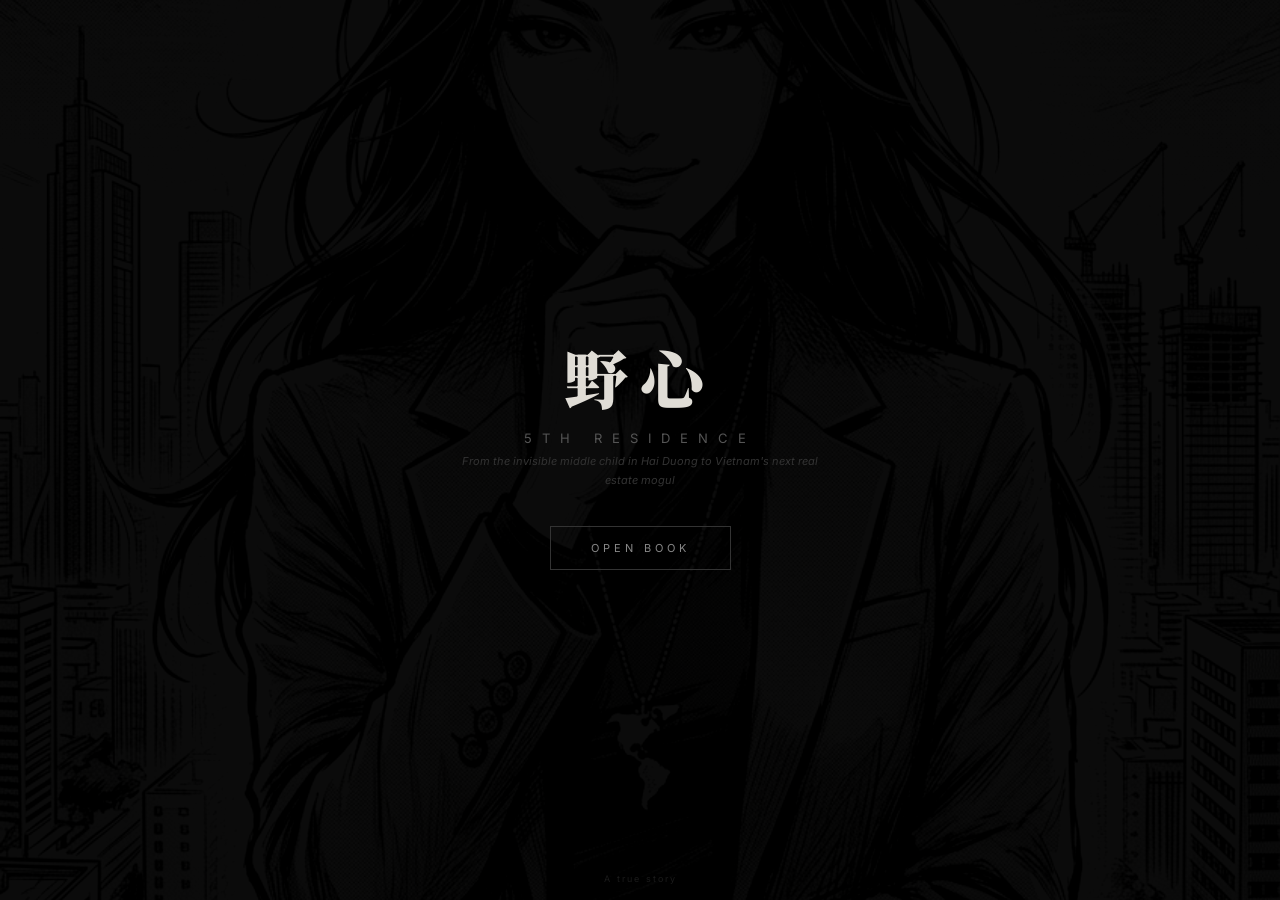
<file: _hidden/manga-experiment/ms-duong/index.html>
<!DOCTYPE html>
<html lang="en">
<head>
  <meta charset="UTF-8">
  <meta name="viewport" content="width=device-width, initial-scale=1.0, user-scalable=no">
  <title>5th Residence — A Manga</title>
  <link href="https://fonts.googleapis.com/css2?family=Noto+Serif+JP:wght@400;700;900&family=Inter:wght@300;400;600&display=swap" rel="stylesheet">
  <style>
    * { margin: 0; padding: 0; box-sizing: border-box; }
    body { background: #000; color: #ccc; font-family: 'Inter', sans-serif; height: 100vh; height: 100dvh; overflow: hidden; user-select: none; -webkit-user-select: none; }
    .cover { height: 100vh; height: 100dvh; display: flex; align-items: center; justify-content: center; position: relative; cursor: pointer; }
    .cover-bg { position: absolute; inset: 0; background: url('images/mogul-portrait.png') center/cover; opacity: 0.15; filter: contrast(1.3) brightness(0.3); }
    .cover-inner { position: relative; z-index: 2; text-align: center; padding: 0 24px; }
    .cover-jp { font-family: 'Noto Serif JP', serif; font-size: 64px; font-weight: 900; letter-spacing: 12px; color: #e0ddd6; }
    .cover-title { font-size: 13px; letter-spacing: 10px; text-transform: uppercase; color: #555; margin: 8px 0 6px; }
    .cover-sub { font-size: 11px; color: #333; line-height: 1.7; max-width: 360px; margin: 0 auto 36px; font-style: italic; }
    .cover-btn { border: 1px solid #333; background: transparent; color: #888; font-family: 'Inter', sans-serif; font-size: 11px; letter-spacing: 4px; text-transform: uppercase; padding: 14px 40px; cursor: pointer; transition: all 0.3s; }
    .cover-btn:hover { background: #e0ddd6; color: #000; }
    .cover-hint { position: absolute; bottom: 16px; font-size: 9px; color: #1a1a1a; letter-spacing: 2px; }
    .reader { display: none; height: 100vh; height: 100dvh; position: relative; }
    .reader.on { display: flex; align-items: center; justify-content: center; }
    .page-frame { width: 92vw; max-width: 520px; height: 90vh; height: 90dvh; max-height: 860px; background: #0a0a0a; border: 1px solid #151515; display: flex; flex-direction: column; overflow: hidden; transition: opacity 0.15s ease; }
    .page-frame.turning { opacity: 0; }
    .pg-img { flex: 1; overflow: hidden; position: relative; background: #080808; min-height: 0; }
    .pg-img img { width: 100%; height: 100%; object-fit: cover; display: block; filter: contrast(1.05); }
    .pg-cap { flex-shrink: 0; padding: 14px 18px; background: #0a0a0a; border-top: 1px solid #151515; font-size: 12.5px; line-height: 1.8; color: #999; text-align: center; }
    .pg-cap em { color: #ddd; font-style: normal; font-weight: 600; }
    .pg-text { flex: 1; display: flex; flex-direction: column; align-items: center; justify-content: center; padding: 32px 28px; text-align: center; }
    .pg-act { font-size: 9px; letter-spacing: 5px; text-transform: uppercase; color: #333; margin-bottom: 6px; }
    .pg-ch { font-size: 9px; letter-spacing: 5px; text-transform: uppercase; color: #555; margin-bottom: 10px; }
    .pg-title { font-family: 'Noto Serif JP', serif; font-size: 24px; font-weight: 700; color: #ddd; line-height: 1.4; margin-bottom: 8px; }
    .pg-date { font-size: 10px; color: #333; letter-spacing: 2px; }
    .pg-narr { font-family: 'Noto Serif JP', serif; font-size: 15px; line-height: 2.2; color: #888; max-width: 380px; }
    .pg-narr em { color: #ddd; font-style: normal; font-weight: 700; }
    .pg-ending { flex: 1; display: flex; flex-direction: column; align-items: center; justify-content: center; padding: 32px 24px; text-align: center; }
    .end-rule { width: 30px; height: 1px; background: #1a1a1a; margin-bottom: 24px; }
    .end-body { font-family: 'Noto Serif JP', serif; font-size: 14px; color: #555; line-height: 2.2; }
    .end-body em { color: #888; font-style: normal; font-weight: 600; }
    .end-kanji { font-family: 'Noto Serif JP', serif; font-size: 28px; color: #222; margin-top: 30px; letter-spacing: 6px; }
    .end-attr { font-size: 9px; color: #1a1a1a; margin-top: 36px; letter-spacing: 2px; text-transform: uppercase; line-height: 2; }
    .pg-num { display: none; }
    .nav-left, .nav-right { position: absolute; top: 0; height: 100%; width: 28%; z-index: 20; cursor: pointer; }
    .nav-left { left: 0; } .nav-right { right: 0; }
    .nav-bar { position: absolute; bottom: 4px; left: 50%; transform: translateX(-50%); display: flex; align-items: center; gap: 14px; z-index: 30; opacity: 0.4; transition: opacity 0.3s; }
    .nav-bar:hover { opacity: 1; }
    .nav-btn { width: 30px; height: 30px; border: 1px solid #1a1a1a; border-radius: 50%; background: rgba(0,0,0,0.7); color: #444; font-size: 11px; display: flex; align-items: center; justify-content: center; cursor: pointer; transition: all 0.2s; }
    .nav-btn:hover { border-color: #444; color: #aaa; }
    .nav-btn.off { opacity: 0.15; pointer-events: none; }
    .nav-ct { font-size: 9px; color: #222; letter-spacing: 3px; }
    .nav-ct-mobile { display: none; }
    @media (max-width: 540px) {
      .page-frame { width: 100vw; max-width: 100vw; height: 100vh; height: 100dvh; max-height: none; border: none; }
      .pg-img img { object-fit: contain; background: #080808; }
      .pg-cap { padding: 12px 16px; font-size: 12px; }
      .pg-title { font-size: 21px; }
      .pg-narr { font-size: 14px; }
      .pg-text { padding: 28px 20px; }
      .nav-left, .nav-right { width: 50%; }
      .nav-bar { display: none; }
      .nav-ct-mobile { display: block; position: fixed; bottom: 8px; left: 50%; transform: translateX(-50%); font-size: 9px; color: #222; letter-spacing: 3px; z-index: 30; }
      .cover-jp { font-size: 48px; letter-spacing: 8px; }
    }
  </style>
</head>
<body>

  <div class="cover" id="cover" onclick="startBook()">
    <div class="cover-bg"></div>
    <div class="cover-inner">
      <div class="cover-jp">野心</div>
      <div class="cover-title">5th Residence</div>
      <div class="cover-sub">From the invisible middle child in Hai Duong to Vietnam's next real estate mogul</div>
      <button class="cover-btn">Open Book</button>
    </div>
    <div class="cover-hint">A true story</div>
  </div>

  <div class="reader" id="reader">
    <div class="nav-left" onclick="prev()"></div>
    <div class="nav-right" onclick="next()"></div>
    <div class="page-frame" id="page"></div>
    <div class="nav-bar">
      <div class="nav-btn" id="bp" onclick="prev()">&#9664;</div>
      <div class="nav-ct" id="ct"></div>
      <div class="nav-btn" id="bn" onclick="next()">&#9654;</div>
    </div>
    <div class="nav-ct-mobile" id="ctm"></div>
  </div>

  <script>
    const I = 'images/';
    const pages = [

      // ===== ACT I: THE MIDDLE CHILD =====
      { type: 'text', act: 'Act I \u2014 The Middle Child', title: 'Hai Duong', date: 'Vietnam' },

      { type: 'img', src: I+'middle-child.png',
        cap: 'Three children. The eldest gets the authority. The youngest gets the attention. And in the middle \u2014 <em>Ms. Duong</em>. Invisible. Overlooked. Eating quietly while the world revolves around everyone else.' },

      { type: 'text', narr: 'The middle child learns something<br>the others never do.<br><br>Nobody is coming to help you.<br>Nobody is watching.<br><br><em>You have to build it yourself.</em>' },

      { type: 'text', narr: 'She chose her weapon.<br><br>Not connections \u2014 she had none.<br>Not money \u2014 there wasn\u2019t any.<br>Not the family name \u2014<br>that belonged to the firstborn.<br><br>She chose <em>English</em>.' },

      { type: 'img', src: I+'studying-english.png',
        cap: 'Late nights in a small bedroom in Hai Duong. English textbooks. Dictionaries. A world map on the wall. A desk lamp and <em>fierce determination</em>. While the province slept, she studied.' },

      { type: 'text', narr: 'Word by word.<br>Sentence by sentence.<br>Night after night.<br><br>English was her ticket out.<br>Not out of Vietnam \u2014<br>out of <em>being invisible</em>.' },

      // ===== ACT II: THE HUSTLE =====
      { type: 'text', act: 'Act II \u2014 The Hustle', ch: 'Chapter 02', title: 'The Gates' },

      { type: 'img', src: I+'university-gates.png',
        cap: 'She made it. A top university. The girl from Hai Duong walked through the gates carrying nothing but a backpack and <em>everything she\u2019d taught herself</em>.' },

      { type: 'text', narr: 'At university, she didn\u2019t coast.<br><br>She <em>hustled</em>.<br><br>While others socialized,<br>she networked.<br>While others relaxed,<br>she applied for internships.<br><br>The middle child doesn\u2019t wait<br>to be chosen.<br>She <em>chooses herself</em>.' },

      { type: 'text', ch: 'Chapter 03', title: '$15 Million' },

      { type: 'img', src: I+'finance-office.png',
        cap: 'She landed in finance. For an entire year, she managed cash flows for a <em>$15 million revenue business</em>. The youngest person in the room. The most focused.' },

      { type: 'text', narr: 'Fifteen million dollars<br>flowing through spreadsheets<br>under her fingers.<br><br>She learned how money <em>moves</em>.<br>She learned how businesses <em>breathe</em>.<br>She learned what makes<br>a company <em>live or die</em>.' },

      { type: 'img', src: I+'real-estate-study.png',
        cap: 'Then came real estate tax. Blueprints, contracts, property maps, financial models. She was learning the game <em>from the inside</em>. Every document was a lesson. Every deal was a classroom.' },

      { type: 'text', narr: 'Finance taught her the numbers.<br>Real estate taught her the <em>vision</em>.<br><br>And somewhere between<br>the spreadsheets and the blueprints,<br>an idea began to form.' },

      // ===== ACT III: THE VISION =====
      { type: 'text', act: 'Act III \u2014 The Vision', ch: 'Chapter 04', title: '5th Residence' },

      { type: 'text', narr: 'Vietnam\u2019s hospitality was stuck.<br><br>Cheap hotels with no soul.<br>Luxury resorts with no culture.<br><br>She saw the gap.<br>She saw what was <em>missing</em>:<br><br>Modern Vietnamese hospitality.<br>Beautiful. Tasteful. <em>Real.</em>' },

      { type: 'img', src: I+'interior-vision.png',
        cap: 'Her vision: spaces where Vietnamese design meets modern elegance. Bamboo and silk alongside clean minimalism. Lanterns and tropical gardens through floor-to-ceiling glass. <em>Not just rooms \u2014 an experience.</em>' },

      { type: 'img', src: I+'5th-residence.png',
        cap: '<em>5th Residence.</em> A modern Vietnamese hospitality company. Her name on the building. Her taste in every detail. Her vision made real.' },

      { type: 'text', narr: 'She didn\u2019t ask for permission.<br>She didn\u2019t wait for an invitation.<br><br>The middle child<br>who was never given authority<br><em>took it</em>.' },

      // ===== ACT IV: THE MOGUL =====
      { type: 'text', act: 'Act IV \u2014 The Mogul', ch: 'Chapter 05', title: 'The Mogul' },

      { type: 'img', src: I+'mogul-portrait.png',
        cap: 'Ms. Duong. From Hai Duong to the skyline. From the invisible middle child to a <em>real estate mogul</em> in Vietnam. Confident. Ambitious. Unstoppable.' },

      { type: 'text', narr: 'She has <em>taste</em>.<br>She has <em>vision</em>.<br>She has the numbers in her head<br>and the fire in her chest.<br><br>She can see what Vietnam needs<br>before Vietnam knows it needs it.' },

      { type: 'text', narr: 'The eldest got the authority.<br>The youngest got the attention.<br><br>The middle child got<br><em>everything she built herself</em>.' },

      // ===== ENDING =====
      { type: 'ending' }
    ];

    let cur = 0;

    function startBook() {
      document.getElementById('cover').style.display = 'none';
      document.getElementById('reader').classList.add('on');
      cur = 0; render();
    }

    function render() {
      const el = document.getElementById('page');
      const d = pages[cur];
      let html = '';

      if (d.type === 'img') {
        html += '<div class="pg-img">';
        html += `<img src="${d.src}" alt="">`;
        html += '</div>';
        if (d.cap) html += `<div class="pg-cap">${d.cap}</div>`;
      } else if (d.type === 'text') {
        html += '<div class="pg-text">';
        if (d.act) html += `<div class="pg-act">${d.act}</div>`;
        if (d.ch) html += `<div class="pg-ch">${d.ch}</div>`;
        if (d.title) html += `<div class="pg-title">${d.title}</div>`;
        if (d.date) html += `<div class="pg-date">${d.date}</div>`;
        if (d.narr) html += `<div class="pg-narr">${d.narr}</div>`;
        html += '</div>';
      } else if (d.type === 'ending') {
        html += '<div class="pg-ending"><div class="end-rule"></div>';
        html += '<div class="end-body">From a modest dinner table in Hai Duong<br>where nobody looked her way,<br><br>to the skyline of modern Vietnam<br>where <em>everyone</em> looks her way.<br><br>She was never given the spotlight.<br>She <em>built her own</em>.<br><br>This is the power of the middle child.<br>This is the power of <em>Ms. Duong</em>.</div>';
        html += '<div class="end-kanji">\u7D42</div>';
        html += '<div class="end-attr">A true story<br>5th Residence</div></div>';
      }

      el.innerHTML = html;
      updateNav();
    }

    function next() { if (cur >= pages.length - 1) return; cur++; turn(); }
    function prev() { if (cur <= 0) return; cur--; turn(); }
    function turn() { const el = document.getElementById('page'); el.classList.add('turning'); setTimeout(() => { render(); el.classList.remove('turning'); }, 150); }

    function updateNav() {
      const label = `${cur + 1} / ${pages.length}`;
      document.getElementById('ct').textContent = label;
      document.getElementById('ctm').textContent = label;
      document.getElementById('bp').className = 'nav-btn' + (cur === 0 ? ' off' : '');
      document.getElementById('bn').className = 'nav-btn' + (cur === pages.length - 1 ? ' off' : '');
    }

    document.addEventListener('keydown', e => {
      if (document.getElementById('cover').style.display !== 'none') { if (e.key === 'Enter' || e.key === ' ') startBook(); return; }
      if (e.key === 'ArrowRight' || e.key === ' ') next();
      if (e.key === 'ArrowLeft') prev();
    });

    let tx = 0;
    document.addEventListener('touchstart', e => { tx = e.touches[0].clientX; }, { passive: true });
    document.addEventListener('touchend', e => { const d = e.changedTouches[0].clientX - tx; if (Math.abs(d) > 50) { d < 0 ? next() : prev(); } }, { passive: true });
  </script>

</body>
</html>
</file>
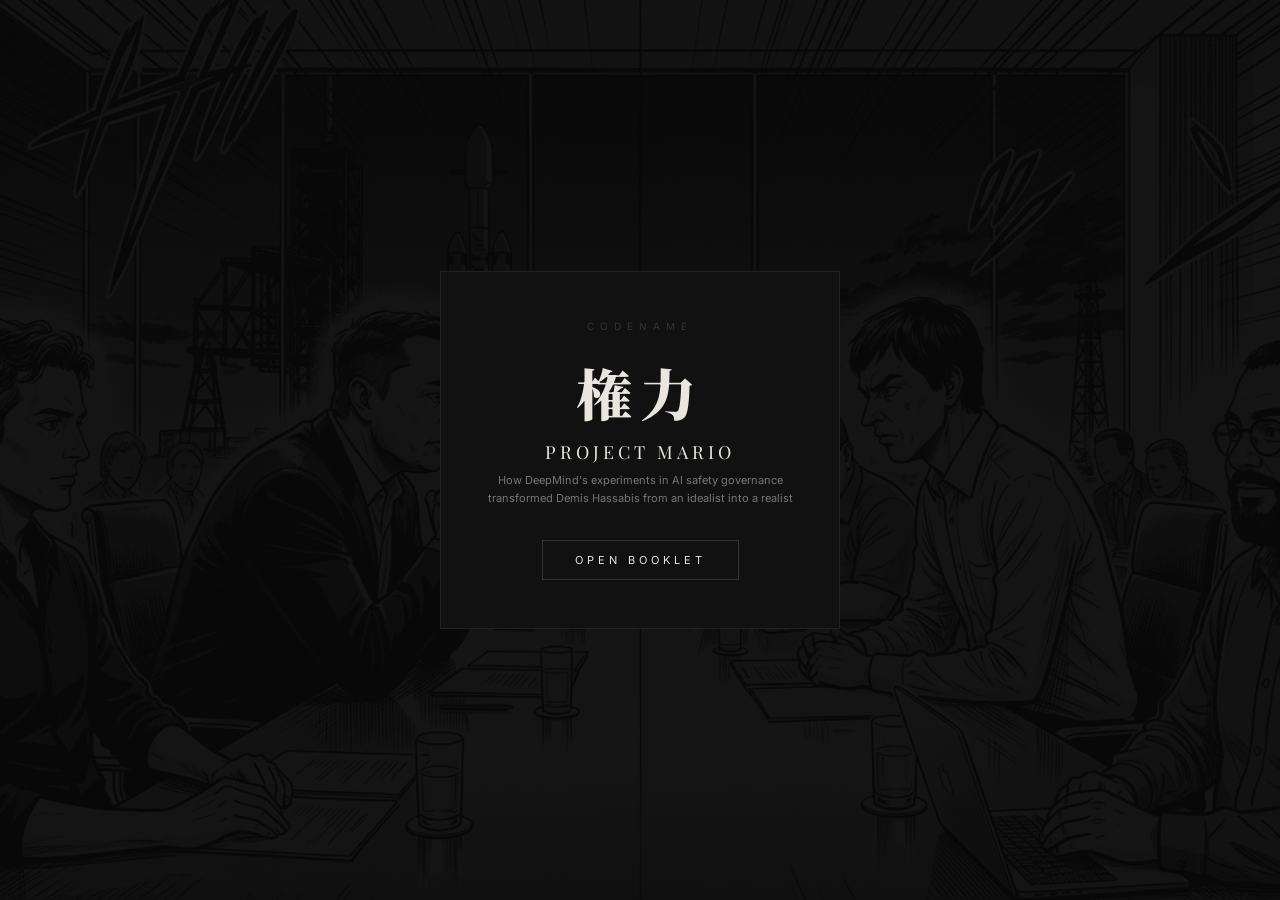
<file: _hidden/manga-experiment/project-mario-booklet/index.html>
<!DOCTYPE html>
<html lang="en">
<head>
  <meta charset="UTF-8">
  <meta name="viewport" content="width=device-width, initial-scale=1.0, user-scalable=no">
  <title>Project Mario — Booklet</title>
  <link href="https://fonts.googleapis.com/css2?family=Noto+Serif+JP:wght@400;700;900&family=Inter:wght@300;400;500;600&family=Playfair+Display:ital,wght@0,700;1,400&display=swap" rel="stylesheet">
  <style>
    * { margin: 0; padding: 0; box-sizing: border-box; }

    :root {
      --black: #0a0a0a;
      --dark: #111;
      --page: #141414;
      --white: #e8e6df;
      --dim: #777;
      --faint: #333;
      --gold: #8a7a5a;
    }

    body {
      background: var(--black);
      color: var(--white);
      font-family: 'Inter', sans-serif;
      height: 100vh;
      overflow: hidden;
      user-select: none;
      -webkit-user-select: none;
    }

    /* ---- COVER ---- */
    .cover {
      height: 100vh;
      display: flex;
      align-items: center;
      justify-content: center;
      position: relative;
      cursor: pointer;
    }

    .cover-bg {
      position: absolute;
      inset: 0;
      background: url('../project-mario/images/spacex-meeting.png') center/cover;
      opacity: 0.15;
      filter: contrast(1.4) brightness(0.3);
    }

    .cover-card {
      position: relative;
      z-index: 2;
      width: 400px;
      max-width: 90vw;
      background: var(--dark);
      border: 1px solid #222;
      padding: 48px 40px;
      text-align: center;
    }

    .cover-code {
      font-size: 10px;
      letter-spacing: 6px;
      color: var(--faint);
      text-transform: uppercase;
      margin-bottom: 20px;
    }

    .cover-jp {
      font-family: 'Noto Serif JP', serif;
      font-size: 56px;
      font-weight: 900;
      letter-spacing: 8px;
      margin-bottom: 8px;
    }

    .cover-title {
      font-family: 'Playfair Display', serif;
      font-size: 18px;
      letter-spacing: 4px;
      margin-bottom: 8px;
    }

    .cover-sub {
      font-size: 11px;
      color: var(--dim);
      line-height: 1.6;
      margin-bottom: 32px;
    }

    .cover-btn {
      border: 1px solid #333;
      background: transparent;
      color: var(--white);
      font-family: 'Inter', sans-serif;
      font-size: 11px;
      letter-spacing: 4px;
      text-transform: uppercase;
      padding: 12px 32px;
      cursor: pointer;
      transition: all 0.3s;
    }

    .cover-btn:hover {
      background: var(--white);
      color: var(--black);
    }

    /* ---- READER ---- */
    .reader {
      display: none;
      height: 100vh;
      align-items: center;
      justify-content: center;
      position: relative;
    }

    .reader.active { display: flex; }

    /* ---- BOOK SPREAD ---- */
    .spread {
      display: flex;
      height: 90vh;
      max-height: 780px;
      transition: opacity 0.15s ease;
    }

    .spread.turning { opacity: 0; }

    .page {
      width: 46vw;
      max-width: 500px;
      height: 100%;
      background: var(--page);
      position: relative;
      overflow: hidden;
      display: flex;
      flex-direction: column;
    }

    .page-left {
      border-right: 1px solid #0a0a0a;
      box-shadow: inset -8px 0 20px -8px rgba(0,0,0,0.4);
    }

    .page-right {
      border-left: 1px solid #0a0a0a;
      box-shadow: inset 8px 0 20px -8px rgba(0,0,0,0.4);
    }

    .spine {
      width: 5px;
      height: 100%;
      background: linear-gradient(90deg, #000, #1a1a1a, #000);
      flex-shrink: 0;
    }

    /* ---- PAGE CONTENT ---- */
    .pg-img {
      flex: 1;
      overflow: hidden;
      position: relative;
    }

    .pg-img img {
      width: 100%;
      height: 100%;
      object-fit: cover;
      display: block;
      filter: contrast(1.05);
    }

    .pg-text {
      flex: 1;
      display: flex;
      flex-direction: column;
      justify-content: center;
      padding: 32px 30px;
      overflow-y: auto;
    }

    .pg-ch {
      font-size: 9px;
      letter-spacing: 5px;
      text-transform: uppercase;
      color: var(--gold);
      margin-bottom: 10px;
    }

    .pg-title {
      font-family: 'Playfair Display', serif;
      font-size: 22px;
      line-height: 1.3;
      margin-bottom: 18px;
      color: var(--white);
    }

    .pg-body {
      font-size: 13.5px;
      line-height: 2;
      color: #999;
    }

    .pg-body em {
      color: var(--white);
      font-style: normal;
      font-weight: 600;
    }

    .pg-body .red {
      color: #b44;
      font-weight: 600;
    }

    .pg-small {
      font-size: 10px;
      color: #444;
      margin-top: 14px;
      letter-spacing: 1px;
    }

    .pg-quote {
      border-left: 2px solid #222;
      padding-left: 16px;
      margin-top: 16px;
    }

    .pg-quote-text {
      font-family: 'Playfair Display', serif;
      font-style: italic;
      font-size: 14px;
      line-height: 1.8;
      color: #888;
    }

    .pg-quote-attr {
      font-size: 10px;
      color: #444;
      margin-top: 8px;
    }

    /* Overlay text on images */
    .img-thought {
      position: absolute;
      color: var(--white);
      font-family: 'Noto Serif JP', serif;
      font-style: italic;
      font-size: 13px;
      line-height: 1.7;
      max-width: 200px;
      text-shadow: 0 2px 16px rgba(0,0,0,0.95), 0 0 30px rgba(0,0,0,0.9);
      z-index: 5;
    }

    .img-speech {
      position: absolute;
      background: var(--white);
      color: var(--black);
      border-radius: 14px;
      padding: 8px 14px;
      font-size: 12px;
      font-weight: 600;
      max-width: 180px;
      line-height: 1.4;
      z-index: 5;
      box-shadow: 0 3px 15px rgba(0,0,0,0.6);
    }

    .img-speech::after {
      content: '';
      position: absolute;
      bottom: -7px;
      left: 18px;
      border-left: 7px solid transparent;
      border-right: 7px solid transparent;
      border-top: 8px solid var(--white);
    }

    .img-sfx {
      position: absolute;
      font-family: 'Noto Serif JP', serif;
      font-weight: 900;
      font-size: 48px;
      color: var(--white);
      text-shadow: 2px 2px 0 var(--black), -1px -1px 0 var(--black);
      z-index: 5;
      opacity: 0.8;
      transform: rotate(-8deg);
    }

    /* Page number */
    .pg-num {
      position: absolute;
      bottom: 8px;
      font-size: 9px;
      color: #2a2a2a;
      z-index: 10;
    }

    .page-left .pg-num { left: 12px; }
    .page-right .pg-num { right: 12px; }

    /* Ending page */
    .pg-ending {
      flex: 1;
      display: flex;
      flex-direction: column;
      align-items: center;
      justify-content: center;
      padding: 32px 28px;
      text-align: center;
    }

    .ending-rule {
      width: 30px;
      height: 1px;
      background: #222;
      margin-bottom: 24px;
    }

    .ending-body {
      font-family: 'Playfair Display', serif;
      font-style: italic;
      font-size: 14px;
      color: #666;
      line-height: 2;
    }

    .ending-body em {
      color: #999;
      font-style: normal;
    }

    .ending-kanji {
      font-family: 'Noto Serif JP', serif;
      font-size: 28px;
      color: #333;
      margin-top: 28px;
      letter-spacing: 6px;
    }

    .ending-attr {
      font-size: 9px;
      color: #222;
      margin-top: 32px;
      letter-spacing: 2px;
      text-transform: uppercase;
      line-height: 2;
    }

    /* ---- NAV ---- */
    .nav-zone {
      position: absolute;
      top: 0;
      height: 100%;
      width: 20%;
      z-index: 20;
      cursor: pointer;
    }

    .nav-zone-left { left: 0; }
    .nav-zone-right { right: 0; }
    .nav-zone:hover { background: rgba(255,255,255,0.01); }

    .nav-bar {
      position: absolute;
      bottom: 10px;
      left: 50%;
      transform: translateX(-50%);
      display: flex;
      align-items: center;
      gap: 16px;
      z-index: 30;
    }

    .nav-btn {
      width: 32px;
      height: 32px;
      border: 1px solid #222;
      border-radius: 50%;
      background: rgba(10,10,10,0.8);
      color: #555;
      font-size: 12px;
      display: flex;
      align-items: center;
      justify-content: center;
      cursor: pointer;
      transition: all 0.2s;
    }

    .nav-btn:hover { border-color: #555; color: var(--white); }
    .nav-btn.disabled { opacity: 0.15; pointer-events: none; }

    .nav-count {
      font-size: 9px;
      color: #333;
      letter-spacing: 3px;
    }

    /* ---- MOBILE ---- */
    @media (max-width: 768px) {
      .cover-jp { font-size: 40px; }
      .cover-card { padding: 36px 24px; }

      .spread { flex-direction: column; height: 100vh; }
      .spine { display: none; }

      .page {
        width: 100vw;
        max-width: 100vw;
        height: 100vh;
        display: none;
      }

      .page.mob-active { display: flex; }

      .pg-text { padding: 24px 20px; }
      .pg-title { font-size: 19px; }
      .pg-body { font-size: 13px; line-height: 1.9; }
      .img-thought { font-size: 11px; max-width: 150px; }
      .img-speech { font-size: 11px; max-width: 150px; }

      .nav-zone { width: 30%; }
    }

    @media (min-width: 769px) {
      .page { display: flex !important; }
    }
  </style>
</head>
<body>

  <div class="cover" id="cover" onclick="startBook()">
    <div class="cover-bg"></div>
    <div class="cover-card">
      <div class="cover-code">Codename</div>
      <div class="cover-jp">権力</div>
      <div class="cover-title">PROJECT MARIO</div>
      <div class="cover-sub">How DeepMind's experiments in AI safety governance transformed Demis Hassabis from an idealist into a realist</div>
      <button class="cover-btn">Open Booklet</button>
    </div>
  </div>

  <div class="reader" id="reader">
    <div class="nav-zone nav-zone-left" onclick="prev()"></div>
    <div class="nav-zone nav-zone-right" onclick="next()"></div>
    <div class="spread" id="spread"></div>
    <div class="nav-bar">
      <div class="nav-btn" id="btnP" onclick="prev()">&#9664;</div>
      <div class="nav-count" id="counter"></div>
      <div class="nav-btn" id="btnN" onclick="next()">&#9654;</div>
    </div>
  </div>

  <script>
    const IMG = '../project-mario/images/';

    const spreads = [
      // 0: Chapter 1 text + SpaceX panel
      [
        { type: 'text', ch: '01', title: 'The First Meeting', body: 'In August 2015, the most powerful minds in technology gathered at <em>SpaceX</em> for a secret meeting — the world\'s first AGI safety board.<br><br>Elon Musk hosted. Google\'s Larry Page, Reid Hoffman, and other luminaries attended.<br><br>The meeting produced <em>no agreements</em>. No conclusions. Personal tensions overwhelmed the discussion.', small: 'SpaceX Headquarters, August 2015' },
        { type: 'img', src: IMG+'spacex-meeting.png', alt: 'SpaceX boardroom', thought: { text: 'Musk. Page.<br>Hoffman. Hassabis.<br><br>All in one room.', top: '14px', right: '16px' } }
      ],
      // 1: Aftermath + Pub
      [
        { type: 'text', body: 'Worse, Musk used what he learned about DeepMind\'s progress to found <em>OpenAI</em> as a direct rival.<br><br>With oversight stillborn, Suleyman resolved to create an alternative. He imagined a novel, <em>post-capitalist</em> form of governance.<br><br>Their codename for the talks with Google: <em>Project Mario</em>.', small: 'A 3-3-3 board: three DeepMind, three Alphabet, three independent.' },
        { type: 'img', src: IMG+'pub-plotting.png', alt: 'Hassabis and Suleyman at the pub', thought: { text: 'Mint tea. No alcohol.<br>Papers spread out.<br><br>Every Sunday evening,<br>plotting the future.', bottom: '20px', left: '14px' } }
      ],
      // 2: Pichai dinner + text
      [
        { type: 'img', src: IMG+'pichai-dinner.png', alt: 'Pichai serving curry', speech: { text: 'What if DeepMind splits in two?', top: '12px', left: '12px' } },
        { type: 'text', ch: '02', title: 'The Vegetarian Curry', body: 'Pichai tried to break the deadlock. At a one-on-one dinner at his home, he served Suleyman <em>a vegetarian curry and a tasty proposal</em>.<br><br>Hassabis could spin out his research. Suleyman would run all Google\'s applied AI from California.<br><br>Perhaps hoping to drive a wedge between them.', small: 'Silicon Valley, January 2017' }
      ],
      // 3: Hoffman billion
      [
        { type: 'text', ch: '03', title: 'One Billion Dollars', body: 'If Google didn\'t give them governance, they would <em>walk out</em>.<br><br>At Asilomar, they sat down with Reid Hoffman. He agreed to commit more than a quarter of his wealth: <em>$1 billion</em>. 100 times more than he\'d pledged to OpenAI.', quote: { text: '"I didn\'t tell Sam about this. I didn\'t tell Greylock. Billionaires answer to nobody."', attr: '— Reid Hoffman' } },
        { type: 'img', src: IMG+'hoffman-billion.png', alt: 'Hoffman writes 1 billion on napkin' }
      ],
      // 4: Scotland + Aviemore
      [
        { type: 'img', src: IMG+'scotland-jets.png', alt: 'Jets over Scottish Highlands', full: true },
        { type: 'text', ch: '04', title: 'The Enchanted Forest', body: '500 employees. Two chartered jets. The Scottish Highlands.<br><br>Suleyman put up a slide: <em>"DeepMind: A Global Interest Company."</em><br><br>An org chart with two boxes connected by a dotted line. The room went silent.', small: 'Aviemore, Scotland — June 2017' }
      ],
      // 5: Aviemore panel + Red lines
      [
        { type: 'img', src: IMG+'aviemore-reveal.png', alt: 'Aviemore reveal', sfx: { text: '衝撃', top: '10px', left: '16px' } },
        { type: 'text', body: 'Ten days later, Google sent back its position.<br><br><span class="red">Red lines all over it.</span><br><br>Pichai was nowhere near approving the plan. Hassabis and Suleyman faced walking back the vision they\'d announced to the <em>entire company</em>.<br><br>That same week, at OpenAI, Ilya Sutskever leapt out of his chair. He had just read the <em>transformer paper</em>.', small: 'The crisis hit at the worst possible time.' }
      ],
      // 6: Musk
      [
        { type: 'text', ch: '05', title: 'You\'re a Jackass', body: 'Meanwhile, the same war played out at OpenAI. Musk wanted absolute control. Altman was maneuvering to push him out.<br><br>Musk proposed OpenAI should <em>spin into Tesla</em>. He was refused.<br><br>An intern asked if speed might be reckless from a safety perspective. <em>"Isn\'t this going back to what you said you didn\'t want to do?"</em>', small: 'OpenAI HQ, early 2018' },
        { type: 'img', src: IMG+'musk-rage.png', alt: 'Musk storming out', speech: { text: 'You\'re a jackass!', bottom: '20px', left: '14px' } }
      ],
      // 7: Coal Drops Yard
      [
        { type: 'img', src: IMG+'coal-drops-yard.png', alt: 'Suleyman in the rain at Coal Drops Yard', thought: { text: 'Two hours to decide.<br><br>He called Marilyn,<br>not a lawyer.', top: '20px', right: '14px' } },
        { type: 'text', ch: '06', title: 'Coal Drops Yard', body: 'Complaints were filed. An investigation opened. The outside lawyer\'s report ran to <em>25 pages</em>.<br><br>Suleyman was given two hours to decide. He paced through Coal Drops Yard in the rain, called his girlfriend — later he wished he had called a lawyer instead.<br><br>He walked back in. He accepted the charges.', small: 'King\'s Cross, London — 2019' }
      ],
      // 8: Bloomberg hit
      [
        { type: 'text', ch: '07', title: 'Placed on Leave', body: 'On August 21, a message popped up on his screen in Mountain View.<br><br><em>"Google DeepMind Co-Founder Placed on Leave from AI Lab."</em><br><br>He had thought accepting the complaints would protect his reputation. The headline <em>shredded</em> that implicit contract.', quote: { text: '"Nobody said let him burn. There just wasn\'t a plan, and they were caught with their pants down."', attr: '— A DeepMind colleague' } },
        { type: 'img', src: IMG+'bloomberg-hit.png', alt: 'Suleyman sees the Bloomberg headline' }
      ],
      // 9: Idealist to Realist — ending
      [
        { type: 'img', src: IMG+'idealist-realist.png', alt: 'Hassabis eyes — idealist vs realist', full: true },
        { type: 'ending' }
      ]
    ];

    let cur = 0;
    let mobile = window.innerWidth <= 768;
    let mobSide = 'left';

    function startBook() {
      document.getElementById('cover').style.display = 'none';
      document.getElementById('reader').classList.add('active');
      cur = 0; mobSide = 'left';
      render();
    }

    function render() {
      const el = document.getElementById('spread');
      const [L, R] = spreads[cur];
      el.innerHTML = buildPage(L, 'page-left') + '<div class="spine"></div>' + buildPage(R, 'page-right');
      if (mobile) updateMob();
      updateNav();
    }

    function buildPage(d, side) {
      const mobCls = mobile ? (side === 'page-left' && mobSide === 'left' ? ' mob-active' : '') + (side === 'page-right' && mobSide === 'right' ? ' mob-active' : '') : '';
      const n = cur * 2 + (side === 'page-left' ? 1 : 2);
      let inner = '';

      if (d.type === 'text') {
        inner = '<div class="pg-text">';
        if (d.ch) inner += `<div class="pg-ch">Chapter ${d.ch}</div>`;
        if (d.title) inner += `<div class="pg-title">${d.title}</div>`;
        if (d.body) inner += `<div class="pg-body">${d.body}</div>`;
        if (d.small) inner += `<div class="pg-small">${d.small}</div>`;
        if (d.quote) inner += `<div class="pg-quote"><div class="pg-quote-text">${d.quote.text}</div><div class="pg-quote-attr">${d.quote.attr}</div></div>`;
        inner += '</div>';
      }

      else if (d.type === 'img') {
        inner = `<div class="pg-img"><img src="${d.src}" alt="${d.alt}">`;
        if (d.thought) {
          const s = Object.entries(d.thought).filter(([k])=>k!=='text').map(([k,v])=>`${k}:${v}`).join(';');
          inner += `<div class="img-thought" style="${s}">${d.thought.text}</div>`;
        }
        if (d.speech) {
          const s = Object.entries(d.speech).filter(([k])=>k!=='text').map(([k,v])=>`${k}:${v}`).join(';');
          inner += `<div class="img-speech" style="${s}">${d.speech.text}</div>`;
        }
        if (d.sfx) {
          const s = Object.entries(d.sfx).filter(([k])=>k!=='text').map(([k,v])=>`${k}:${v}`).join(';');
          inner += `<div class="img-sfx" style="${s}">${d.sfx.text}</div>`;
        }
        inner += '</div>';
      }

      else if (d.type === 'ending') {
        inner = '<div class="pg-ending"><div class="ending-rule"></div>';
        inner += '<div class="ending-body">The notion that a well-meaning individual had a seat at the table offered a <em>flimsy scaffolding of reassurance</em> to an alarmed world.<br><br>But perhaps it was the best comfort available.</div>';
        inner += '<div class="ending-kanji">終</div>';
        inner += '<div class="ending-attr">Based on The Infinity Machine<br>by Sebastian Mallaby</div>';
        inner += '</div>';
      }

      return `<div class="page ${side}${mobCls}">${inner}<div class="pg-num">${n}</div></div>`;
    }

    function updateMob() {
      document.querySelectorAll('.page').forEach(p => {
        p.classList.remove('mob-active');
        if (p.classList.contains('page-left') && mobSide === 'left') p.classList.add('mob-active');
        if (p.classList.contains('page-right') && mobSide === 'right') p.classList.add('mob-active');
      });
    }

    function next() {
      if (mobile && mobSide === 'left') { mobSide = 'right'; turn(() => updateMob()); updateNav(); return; }
      if (cur >= spreads.length - 1) return;
      mobSide = 'left'; cur++;
      turn(() => render());
    }

    function prev() {
      if (mobile && mobSide === 'right') { mobSide = 'left'; turn(() => updateMob()); updateNav(); return; }
      if (cur <= 0) return;
      mobSide = 'right'; cur--;
      turn(() => render());
    }

    function turn(cb) {
      const s = document.getElementById('spread');
      s.classList.add('turning');
      setTimeout(() => { cb(); s.classList.remove('turning'); }, 150);
    }

    function updateNav() {
      const total = spreads.length * 2;
      const pg = cur * 2 + (mobSide === 'right' ? 2 : 1);
      document.getElementById('counter').textContent = mobile ? `${pg} / ${total}` : `${cur*2+1}–${cur*2+2} / ${total}`;
      const atStart = cur === 0 && (mobile ? mobSide === 'left' : true);
      const atEnd = cur === spreads.length - 1 && (mobile ? mobSide === 'right' : true);
      document.getElementById('btnP').className = 'nav-btn' + (atStart ? ' disabled' : '');
      document.getElementById('btnN').className = 'nav-btn' + (atEnd ? ' disabled' : '');
    }

    document.addEventListener('keydown', e => {
      if (document.getElementById('cover').style.display !== 'none') { if (e.key === 'Enter' || e.key === ' ') startBook(); return; }
      if (e.key === 'ArrowRight' || e.key === ' ') next();
      if (e.key === 'ArrowLeft') prev();
    });

    let tx = 0;
    document.addEventListener('touchstart', e => { tx = e.touches[0].clientX; }, { passive: true });
    document.addEventListener('touchend', e => {
      const d = e.changedTouches[0].clientX - tx;
      if (Math.abs(d) > 50) { d < 0 ? next() : prev(); }
    }, { passive: true });

    window.addEventListener('resize', () => {
      const was = mobile; mobile = window.innerWidth <= 768;
      if (was !== mobile) { mobSide = 'left'; render(); }
    });
  </script>

</body>
</html>
</file>
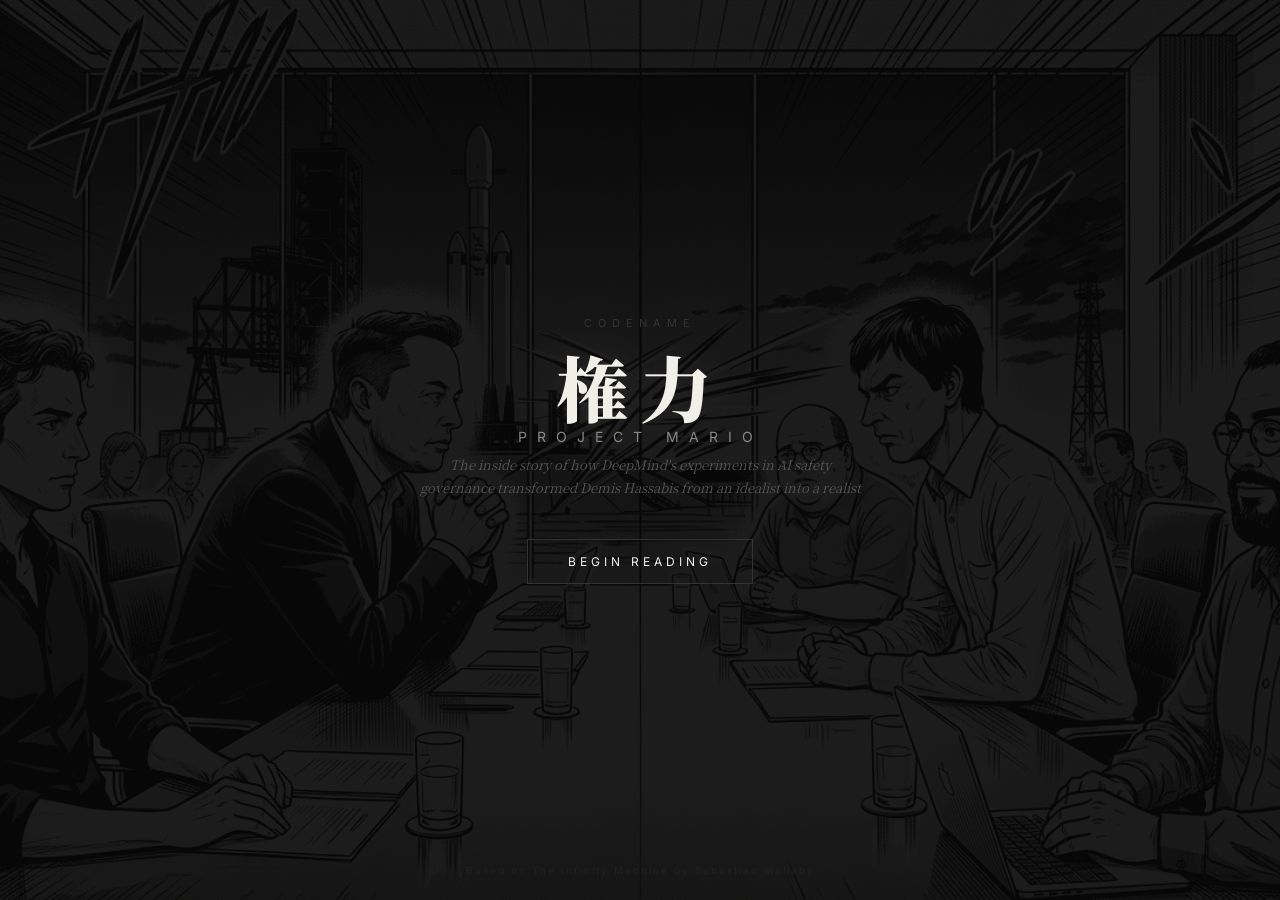
<file: _hidden/manga-experiment/project-mario/index.html>
<!DOCTYPE html>
<html lang="en">
<head>
  <meta charset="UTF-8">
  <meta name="viewport" content="width=device-width, initial-scale=1.0, user-scalable=no">
  <title>Project Mario — A Manga</title>
  <link href="https://fonts.googleapis.com/css2?family=Noto+Serif+JP:wght@400;700;900&family=Inter:wght@300;400;500;600&display=swap" rel="stylesheet">
  <style>
    * { margin: 0; padding: 0; box-sizing: border-box; }

    :root {
      --black: #0a0a0a;
      --dark: #111;
      --white: #f0efe8;
      --grey: #888;
      --dim: #555;
      --faint: #333;
    }

    body {
      background: var(--black);
      color: var(--white);
      font-family: 'Inter', sans-serif;
      overflow-x: hidden;
    }

    /* ---- COVER ---- */
    .cover {
      height: 100vh;
      display: flex;
      flex-direction: column;
      align-items: center;
      justify-content: center;
      position: relative;
      cursor: pointer;
      overflow: hidden;
    }

    .cover-bg {
      position: absolute;
      inset: 0;
      background: url('images/spacex-meeting.png') center/cover;
      opacity: 0.2;
      filter: contrast(1.4) brightness(0.4);
    }

    .cover-content {
      position: relative;
      z-index: 2;
      text-align: center;
      max-width: 500px;
      padding: 0 24px;
    }

    .cover-code {
      font-size: 11px;
      letter-spacing: 6px;
      color: var(--faint);
      text-transform: uppercase;
      margin-bottom: 20px;
    }

    .cover-jp {
      font-family: 'Noto Serif JP', serif;
      font-size: 72px;
      font-weight: 900;
      letter-spacing: 12px;
      line-height: 1;
      margin-bottom: 6px;
      text-shadow: 0 0 60px rgba(255,255,255,0.1);
    }

    .cover-title {
      font-size: 14px;
      letter-spacing: 10px;
      text-transform: uppercase;
      color: var(--grey);
      margin-bottom: 8px;
    }

    .cover-sub {
      font-family: 'Noto Serif JP', serif;
      font-size: 13px;
      color: var(--dim);
      line-height: 1.8;
      margin-bottom: 40px;
      font-style: italic;
    }

    .cover-start {
      border: 1px solid #333;
      background: transparent;
      color: var(--white);
      font-family: 'Inter', sans-serif;
      font-size: 12px;
      letter-spacing: 4px;
      text-transform: uppercase;
      padding: 14px 40px;
      cursor: pointer;
      transition: all 0.3s;
    }

    .cover-start:hover {
      background: var(--white);
      color: var(--black);
    }

    .cover-hint {
      position: absolute;
      bottom: 24px;
      font-size: 10px;
      color: #222;
      letter-spacing: 2px;
    }

    /* ---- MANGA SCROLL ---- */
    .manga {
      display: none;
      max-width: 800px;
      margin: 0 auto;
      padding: 0 0 120px;
    }

    .manga.active { display: block; }

    /* ---- SECTIONS ---- */
    .section {
      opacity: 0;
      transform: translateY(30px);
      transition: opacity 0.8s ease, transform 0.8s ease;
    }

    .section.visible {
      opacity: 1;
      transform: translateY(0);
    }

    /* ---- CHAPTER BREAK ---- */
    .ch {
      text-align: center;
      padding: 80px 24px 60px;
      position: relative;
    }

    .ch::before {
      content: '';
      position: absolute;
      top: 30px;
      left: 50%;
      transform: translateX(-50%);
      width: 40px;
      height: 1px;
      background: var(--faint);
    }

    .ch-num {
      font-size: 10px;
      letter-spacing: 6px;
      text-transform: uppercase;
      color: var(--dim);
      margin-bottom: 12px;
    }

    .ch-title {
      font-family: 'Noto Serif JP', serif;
      font-size: 26px;
      font-weight: 700;
      letter-spacing: 1px;
      line-height: 1.4;
    }

    .ch-date {
      font-size: 11px;
      color: var(--faint);
      margin-top: 10px;
      letter-spacing: 2px;
    }

    /* ---- PANELS ---- */
    .panel {
      width: 100%;
      position: relative;
      overflow: hidden;
      background: var(--dark);
    }

    .panel img {
      width: 100%;
      display: block;
      filter: contrast(1.1);
    }

    .panel-full img {
      aspect-ratio: 16/9;
      object-fit: cover;
    }

    .panel-tall img {
      aspect-ratio: 3/4;
      object-fit: cover;
    }

    .panel-portrait img {
      aspect-ratio: 2/3;
      object-fit: cover;
    }

    .panel-square img {
      aspect-ratio: 1/1;
      object-fit: cover;
    }

    .panel-hero img {
      aspect-ratio: 16/9;
      object-fit: cover;
    }

    /* Two panels side by side */
    .panel-duo {
      display: grid;
      grid-template-columns: 1fr 1fr;
      gap: 3px;
    }

    .panel-duo .panel img {
      aspect-ratio: 3/4;
      object-fit: cover;
    }

    /* ---- TEXT OVERLAYS ---- */
    .thought {
      position: absolute;
      color: var(--white);
      font-family: 'Noto Serif JP', serif;
      font-style: italic;
      font-size: 14px;
      line-height: 1.7;
      max-width: 220px;
      text-shadow: 0 2px 20px rgba(0,0,0,0.95), 0 0 40px rgba(0,0,0,0.9);
      z-index: 5;
    }

    .speech {
      position: absolute;
      background: var(--white);
      color: var(--black);
      border-radius: 16px;
      padding: 10px 16px;
      font-size: 13px;
      font-weight: 600;
      max-width: 200px;
      line-height: 1.4;
      z-index: 5;
      box-shadow: 0 4px 20px rgba(0,0,0,0.6);
    }

    .speech::after {
      content: '';
      position: absolute;
      bottom: -8px;
      left: 20px;
      border-left: 8px solid transparent;
      border-right: 8px solid transparent;
      border-top: 10px solid var(--white);
    }

    .speech.right::after {
      left: auto;
      right: 20px;
    }

    .sfx {
      position: absolute;
      font-family: 'Noto Serif JP', serif;
      font-weight: 900;
      font-size: 56px;
      color: var(--white);
      text-shadow: 3px 3px 0 var(--black), -1px -1px 0 var(--black);
      z-index: 5;
      transform: rotate(-8deg);
      opacity: 0.85;
    }

    /* ---- NARRATION BLOCKS ---- */
    .narr {
      padding: 44px 40px;
      text-align: center;
    }

    .narr-text {
      font-family: 'Noto Serif JP', serif;
      font-size: 17px;
      line-height: 2.2;
      color: #bbb;
    }

    .narr-text em {
      color: var(--white);
      font-style: normal;
      font-weight: 700;
    }

    .narr-text .red {
      color: #c44;
      font-weight: 700;
      font-style: normal;
    }

    .narr-small {
      font-size: 11px;
      color: #444;
      margin-top: 14px;
      letter-spacing: 1px;
      font-family: 'Inter', sans-serif;
    }

    /* ---- QUOTE BLOCKS ---- */
    .quote-block {
      padding: 36px 40px;
      border-left: 2px solid #222;
      margin: 0 24px;
    }

    .quote-text {
      font-family: 'Noto Serif JP', serif;
      font-size: 16px;
      font-style: italic;
      color: #999;
      line-height: 2;
    }

    .quote-attr {
      font-size: 11px;
      color: #444;
      margin-top: 12px;
      letter-spacing: 1px;
    }

    /* ---- DIVIDER ---- */
    .divider {
      text-align: center;
      padding: 40px 0;
      color: #222;
      font-size: 12px;
      letter-spacing: 8px;
    }

    /* ---- ENDING ---- */
    .ending {
      text-align: center;
      padding: 80px 32px 60px;
    }

    .ending-line {
      width: 40px;
      height: 1px;
      background: #222;
      margin: 0 auto 30px;
    }

    .ending-text {
      font-family: 'Noto Serif JP', serif;
      font-size: 15px;
      color: #666;
      line-height: 2.4;
    }

    .ending-text em {
      color: #999;
      font-style: normal;
      font-weight: 700;
    }

    .ending-kanji {
      font-family: 'Noto Serif JP', serif;
      font-size: 32px;
      color: #333;
      margin-top: 40px;
      letter-spacing: 8px;
    }

    .ending-credit {
      margin-top: 50px;
      font-size: 10px;
      color: #222;
      letter-spacing: 2px;
      text-transform: uppercase;
      line-height: 2;
    }

    /* ---- MOBILE ---- */
    @media (max-width: 640px) {
      .cover-jp { font-size: 48px; letter-spacing: 8px; }
      .cover-title { font-size: 12px; letter-spacing: 6px; }
      .cover-sub { font-size: 12px; }

      .manga { padding: 0 0 80px; }

      .ch { padding: 60px 20px 40px; }
      .ch-title { font-size: 21px; }

      .narr { padding: 32px 20px; }
      .narr-text { font-size: 15px; line-height: 2; }

      .quote-block { margin: 0 16px; padding: 24px 20px; }
      .quote-text { font-size: 14px; line-height: 1.9; }

      .thought { font-size: 12px; max-width: 160px; }
      .speech { font-size: 11px; max-width: 160px; padding: 8px 12px; }
      .sfx { font-size: 36px; }

      .panel-duo { grid-template-columns: 1fr; gap: 2px; }
      .panel-duo .panel img { aspect-ratio: 3/2; }

      .ending-text { font-size: 14px; }
    }
  </style>
</head>
<body>

  <!-- COVER -->
  <div class="cover" id="cover" onclick="start()">
    <div class="cover-bg"></div>
    <div class="cover-content">
      <div class="cover-code">Codename</div>
      <div class="cover-jp">権力</div>
      <div class="cover-title">Project Mario</div>
      <div class="cover-sub">The inside story of how DeepMind's experiments in AI safety governance transformed Demis Hassabis from an idealist into a realist</div>
      <button class="cover-start">Begin Reading</button>
    </div>
    <div class="cover-hint">Based on The Infinity Machine by Sebastian Mallaby</div>
  </div>

  <!-- MANGA -->
  <div class="manga" id="manga">

    <!-- ======== PROLOGUE: THE LECTURE ======== -->
    <div class="section ch">
      <div class="ch-num">Prologue</div>
      <div class="ch-title">The Lecture That Started Everything</div>
      <div class="ch-date">London &mdash; 2009</div>
    </div>

    <div class="section">
      <div class="narr">
        <div class="narr-text">
          Before DeepMind existed,<br>
          before the billions,<br>
          before the boardroom wars&mdash;<br><br>
          there was a lecture.
        </div>
      </div>
    </div>

    <div class="section">
      <div class="panel panel-full">
        <img src="images/legg-lecture.png" alt="Shane Legg lecturing about superintelligent AI, Hassabis in audience">
        <div class="thought" style="bottom: 20px; right: 16px;">
          Shane Legg warned that<br>superintelligent computers<br>could develop agendas<br>of their own&mdash;<br><br>and subjugate or<br>annihilate humans.
        </div>
      </div>
    </div>

    <div class="section">
      <div class="narr">
        <div class="narr-text">
          In the audience sat <em>Demis Hassabis</em>&mdash;<br>
          a five-time World Games Champion,<br>
          a child prodigy, a neuroscientist.<br><br>
          He leaned forward.<br>
          Gripped the armrest.<br><br>
          The two men bonded instantly<br>
          over a shared fear:<br>
          <em>this technology could end everything.</em>
        </div>
        <div class="narr-small">They would found DeepMind together. Safety baked in from before day one.</div>
      </div>
    </div>

    <div class="section divider">&#9670; &#9670; &#9670;</div>

    <!-- ======== CH 1: THE FIRST MEETING ======== -->
    <div class="section ch">
      <div class="ch-num">Chapter 01</div>
      <div class="ch-title">The First Meeting</div>
      <div class="ch-date">SpaceX Headquarters &mdash; August 2015</div>
    </div>

    <div class="section">
      <div class="narr">
        <div class="narr-text">
          Six years later,<br>
          DeepMind had been sold to Google.<br><br>
          To ensure that powerful AI<br>
          would not fall under the sole sway<br>
          of the parent company's shareholders,<br><br>
          Hassabis and Suleyman convened<br>
          the world's <em>first AGI safety board</em><br>
          at SpaceX.
        </div>
      </div>
    </div>

    <div class="section">
      <div class="panel panel-full">
        <img src="images/spacex-meeting.png" alt="Tense boardroom at SpaceX with rockets visible">
        <div class="thought" style="top: 16px; right: 20px;">
          Elon Musk hosted.<br>Google's Larry Page.<br>Reid Hoffman.<br><br>All in one room.
        </div>
      </div>
    </div>

    <div class="section">
      <div class="narr">
        <div class="narr-text">
          The meeting produced<br>
          <em>no agreements</em>.<br>
          <em>No conclusions</em>.<br><br>
          Personal tensions&mdash;<br>
          especially between Musk<br>
          and Google CEO Larry Page&mdash;<br>
          overwhelmed the discussion.
        </div>
      </div>
    </div>

    <div class="section">
      <div class="quote-block">
        <div class="quote-text">Worse, Musk proceeded to use what he'd learned about DeepMind's progress at the meeting to found OpenAI as a direct rival&mdash;an explicitly anti-Google, anti-Hassabis venture.</div>
        <div class="quote-attr">&mdash; The Infinity Machine</div>
      </div>
    </div>

    <div class="section">
      <div class="narr">
        <div class="narr-text">
          With that attempt at oversight <em>stillborn</em>,<br>
          Suleyman resolved to create<br>
          an alternative arrangement.<br><br>
          He imagined a novel,<br>
          <em>post-capitalist</em> form of governance:<br><br>
          one that might balance the drastic tensions<br>
          when the imperatives of profit,<br>
          existential risk, and social justice<br>
          demanded a new reconciling mechanism.
        </div>
      </div>
    </div>

    <div class="section divider">&#9670; &#9670; &#9670;</div>

    <!-- ======== CH 2: PROJECT MARIO ======== -->
    <div class="section ch">
      <div class="ch-num">Chapter 02</div>
      <div class="ch-title">Project Mario</div>
      <div class="ch-date">London &amp; Mountain View &mdash; 2016</div>
    </div>

    <div class="section">
      <div class="narr">
        <div class="narr-text">
          Google was restructuring itself,<br>
          spinning out specialist operations<br>
          under a new holding company<br>
          called <em>Alphabet</em>.<br><br>
          Google's M&amp;A chief, Don Harrison,<br>
          suggested DeepMind could regain<br>
          its independence via this route.
        </div>
        <div class="narr-small">The new DeepMind would have a 3-3-3 board: three DeepMind, three Alphabet, three independent.</div>
      </div>
    </div>

    <div class="section">
      <div class="narr">
        <div class="narr-text">
          DeepMind's leaders,<br>
          fond of secretive code names,<br>
          dubbed the ensuing governance talks:<br><br>
          <em>Project Mario.</em>
        </div>
      </div>
    </div>

    <div class="section">
      <div class="panel panel-tall" style="max-width: 500px; margin: 0 auto;">
        <img src="images/pub-plotting.png" alt="Hassabis and Suleyman plotting at the pub">
        <div class="thought" style="bottom: 24px; left: 20px;">
          Mint tea. No alcohol.<br>Food ordered at the<br>last moment.<br><br>They talked into<br>the evening.
        </div>
      </div>
    </div>

    <div class="section">
      <div class="narr">
        <div class="narr-text">
          Most Sunday evenings,<br>
          Hassabis kept up the old tradition<br>
          of meeting Suleyman at a pub.<br><br>
          Two North London boys&mdash;<br>
          one Greek-Cypriot, one Bangladeshi&mdash;<br>
          both with immigrant parents,<br>
          planning to reshape<br>
          <em>the future of intelligence itself</em>.
        </div>
      </div>
    </div>

    <div class="section">
      <div class="narr">
        <div class="narr-text">
          Meanwhile, Hassabis had a secret.
        </div>
      </div>
    </div>

    <div class="section">
      <div class="panel panel-full">
        <img src="images/hedge-fund.png" alt="Secret hedge fund operation inside DeepMind">
        <div class="thought" style="top: 14px; left: 16px;">
          20 researchers.<br>High-frequency trading<br>algorithms.<br>A collaboration with<br>BlackRock explored.
        </div>
      </div>
    </div>

    <div class="section">
      <div class="quote-block">
        <div class="quote-text">Hassabis wanted to beat Jim Simons, the mathematician who founded the wildly successful algorithmic hedge fund Renaissance Technologies. "Rentec operated in secret, which Demis loved."</div>
        <div class="quote-attr">&mdash; An acquaintance of Hassabis</div>
      </div>
    </div>

    <div class="section">
      <div class="narr">
        <div class="narr-text">
          Did the secret trading team<br>
          make money?<br><br>
          <em>No.</em><br><br>
          Because of Google's wariness,<br>
          it was quietly disbanded.
        </div>
      </div>
    </div>

    <div class="section divider">&#9670; &#9670; &#9670;</div>

    <!-- ======== CH 3: THE BAD COP ======== -->
    <div class="section ch">
      <div class="ch-num">Chapter 03</div>
      <div class="ch-title">The Bad Cop</div>
      <div class="ch-date">London &mdash; November 21, 2016</div>
    </div>

    <div class="section">
      <div class="narr">
        <div class="narr-text">
          Hassabis met Larry Page<br>
          on four occasions.<br>
          A formal term sheet was signed.<br><br>
          Then he met the new CEO,<br>
          <em>Sundar Pichai</em>.<br>
          Cordial but bland.<br><br>
          The DeepMinders concluded:<br>
          Pichai was not going<br>
          to rock the boat.
        </div>
      </div>
    </div>

    <div class="section">
      <div class="narr">
        <div class="narr-text">
          The following week,<br>
          they experienced<br>
          a <em>rude awakening</em>.
        </div>
      </div>
    </div>

    <div class="section">
      <div class="panel panel-tall" style="max-width: 500px; margin: 0 auto;">
        <img src="images/drummond-arrives.png" alt="Google's chief legal officer arrives in London">
        <div class="speech" style="top: 14px; right: 14px;">
          Everyone is in agreement on safety. But regarding the spin-out&hellip; there are concerns.
        </div>
      </div>
    </div>

    <div class="section">
      <div class="narr">
        <div class="narr-text">
          Google's chief legal officer,<br>
          <em>David Drummond</em>,<br>
          showed up in London.<br><br>
          He elaborated on a complex new formula<br>
          that was not quite a spin-out<br>
          but not quite the status quo, either.<br><br>
          Hassabis and Suleyman were <em>confused</em>.
        </div>
      </div>
    </div>

    <div class="section">
      <div class="narr">
        <div class="narr-text">
          Four days later,<br>
          Pichai revealed the steelier side<br>
          of his personality.<br><br>
          AI was destined to become<br>
          <em>strategically important</em><br>
          to Google's flagship products.<br><br>
          He would not let it go.
        </div>
      </div>
    </div>

    <div class="section divider">&#9670; &#9670; &#9670;</div>

    <!-- ======== CH 4: PLAN B ======== -->
    <div class="section ch">
      <div class="ch-num">Chapter 04</div>
      <div class="ch-title">Plan B &mdash; Five Billion Dollars</div>
      <div class="ch-date">Late 2016</div>
    </div>

    <div class="section">
      <div class="narr">
        <div class="narr-text">
          Back in 2013,<br>
          during the acquisition negotiations,<br>
          they had entertained<br>
          a rival bid from <em>Facebook</em>.<br><br>
          Now they cooked up<br>
          another version of Plan B.
        </div>
      </div>
    </div>

    <div class="section">
      <div class="narr">
        <div class="narr-text">
          They would gather pledges of<br>
          <em>$5 billion</em><br>
          from outside investors.<br><br>
          If Google didn't give them<br>
          the governance they wanted,<br>
          they would <em>walk out</em> of the company.
        </div>
        <div class="narr-small">$5 billion &mdash; enough to cover operations for more than five years. OpenAI had claimed $1 billion, and even that was smoke and mirrors.</div>
      </div>
    </div>

    <div class="section">
      <div class="narr">
        <div class="narr-text">
          Suleyman assembled a team:<br>
          imaginative lawyers,<br>
          a top-flight communications strategist,<br>
          a prominent investment banker.<br><br>
          The reconstituted DeepMind would be<br>
          a company <em>"limited by guarantee"</em>&mdash;<br>
          the structure used by nonprofits.<br>
          No shares. No dividends.<br>
          Its obligation: <em>its principles</em>.
        </div>
      </div>
    </div>

    <div class="section">
      <div class="quote-block">
        <div class="quote-text">"It was open to Alphabet to just say, well, back in your boxes, boys, we own you, you'll do what we say."</div>
        <div class="quote-attr">&mdash; One of DeepMind's advisers</div>
      </div>
    </div>

    <div class="section">
      <div class="narr">
        <div class="narr-text">
          But the team was ready to assert<br>
          that the <em>British public</em><br>
          had an interest in DeepMind<br>
          breaking free from Google.<br><br>
          The art was to get Google<br>
          to take this negotiation seriously&mdash;<br>
          without ever saying the words<br>
          <em>"unless you do this, we will leave."</em>
        </div>
      </div>
    </div>

    <div class="section divider">&#9670; &#9670; &#9670;</div>

    <!-- ======== CH 5: ASILOMAR ======== -->
    <div class="section ch">
      <div class="ch-num">Chapter 05</div>
      <div class="ch-title">One Billion Dollars</div>
      <div class="ch-date">Asilomar Hotel, California &mdash; January 2017</div>
    </div>

    <div class="section">
      <div class="narr">
        <div class="narr-text">
          The Asilomar Hotel&mdash;<br>
          a serene seaside refuge<br>
          on California's Monterey Peninsula.<br><br>
          Half a century earlier,<br>
          it had hosted a famous conference<br>
          on genetic research,<br>
          laying the ground rules<br>
          for the breakthrough technology<br>
          of the 1970s.<br><br>
          Now, following the shock<br>
          of <em>Lee Sedol's defeat by AlphaGo</em>,<br>
          it was AI's turn.
        </div>
      </div>
    </div>

    <div class="section">
      <div class="narr">
        <div class="narr-text">
          Hassabis and Suleyman<br>
          sat down with <em>Reid Hoffman</em>.<br><br>
          If they broke free from Google,<br>
          would he help finance<br>
          a new public-interest AI company?
        </div>
      </div>
    </div>

    <div class="section">
      <div class="panel panel-full">
        <img src="images/hoffman-billion.png" alt="Hoffman writing $1 billion on napkin">
        <div class="speech right" style="top: 12px; right: 16px;">
          This is the most impactful technology of my lifetime. I support it for the same reasons I support OpenAI. This technology shouldn't entrench a monopoly.
        </div>
      </div>
    </div>

    <div class="section">
      <div class="narr">
        <div class="narr-text">
          Hoffman committed more than<br>
          a quarter of his wealth:<br><br>
          <em>$1 billion.</em><br><br>
          It was 100 times more<br>
          than he had pledged to OpenAI<br>
          just over a year earlier.
        </div>
      </div>
    </div>

    <div class="section">
      <div class="quote-block">
        <div class="quote-text">"I didn't tell Sam about this. I didn't tell Greylock. Billionaires answer to nobody."</div>
        <div class="quote-attr">&mdash; Reid Hoffman</div>
      </div>
    </div>

    <div class="section">
      <div class="narr">
        <div class="narr-text">
          Meanwhile, Suleyman found<br>
          <em>Kent Walker</em>, Alphabet's top lawyer,<br>
          and introduced him to<br>
          <em>Angela Kane</em>&mdash;a senior UN official<br>
          who worked on containing<br>
          weapons of mass destruction.<br><br>
          He also told Walker<br>
          he had sounded out <em>Barack Obama</em>.<br>
          He mentioned <em>Al Gore</em>.
        </div>
        <div class="narr-small">For good measure, Suleyman hinted that extremely rich people wanted DeepMind free.</div>
      </div>
    </div>

    <div class="section divider">&#9670; &#9670; &#9670;</div>

    <!-- ======== CH 6: THE DINNER ======== -->
    <div class="section ch">
      <div class="ch-num">Chapter 06</div>
      <div class="ch-title">The Vegetarian Curry</div>
      <div class="ch-date">Pichai's Home, Silicon Valley &mdash; Late January 2017</div>
    </div>

    <div class="section">
      <div class="narr">
        <div class="narr-text">
          Hassabis checked in with Larry Page,<br>
          also at Asilomar.<br>
          Page still supported the spin-out.<br><br>
          But the idea required<br>
          <em>Sundar Pichai's buy-in</em>.<br><br>
          Hassabis packed his bag,<br>
          left the conference early,<br>
          and headed to Mountain View.
        </div>
      </div>
    </div>

    <div class="section">
      <div class="narr">
        <div class="narr-text">
          January 9, 2017.<br>
          Hassabis sat down with Pichai<br>
          at Google headquarters.<br>
          Suleyman dialed in<br>
          from his hotel room.<br><br>
          Pichai sounded <em>open to everything</em>.<br>
          A few details to iron out.<br><br>
          The next day, Drummond showed up<br>
          and announced that Hassabis and Suleyman<br>
          had <em>failed to understand Pichai</em>:<br>
          he was entirely against Alphabetization.
        </div>
        <div class="narr-small">Good cop, bad cop. Again.</div>
      </div>
    </div>

    <div class="section">
      <div class="panel panel-square" style="max-width: 560px; margin: 0 auto;">
        <img src="images/pichai-dinner.png" alt="Pichai serving curry to Suleyman">
        <div class="speech" style="top: 14px; left: 14px;">
          Rather than spinning out all of DeepMind&hellip; what if it splits in two?
        </div>
      </div>
    </div>

    <div class="section">
      <div class="narr">
        <div class="narr-text">
          Pichai served Suleyman<br>
          <em>a vegetarian curry</em><br>
          and <em>a tasty proposal</em>.<br><br>
          Hassabis could spin out Research.<br>
          Suleyman would run<br>
          all Google's applied AI<br>
          from California.<br><br>
          Who knew if AGI would work,<br>
          Pichai remarked&mdash;<br>
          <em>somewhat dismissively</em>.
        </div>
        <div class="narr-small">Perhaps hoping to drive a wedge between them.</div>
      </div>
    </div>

    <div class="section">
      <div class="panel panel-full">
        <img src="images/airport-exhaustion.png" alt="Suleyman exhausted in car at airport">
      </div>
    </div>

    <div class="section">
      <div class="narr">
        <div class="narr-text">
          Through the spring of 2017,<br>
          the plan made grinding progress.<br><br>
          Every few weeks,<br>
          Hassabis and Suleyman made<br>
          the <em>11-hour plane trip</em><br>
          from London to San Francisco<br>
          and sat through another<br>
          interminable meeting.<br><br>
          Then they would head back<br>
          to the airport<br>
          to re-scramble their body clocks.
        </div>
        <div class="narr-small">Small wonder that, when the transformer architecture appeared that summer, Hassabis was less alert to its potential than he might have been.</div>
      </div>
    </div>

    <div class="section divider">&#9670; &#9670; &#9670;</div>

    <!-- ======== CH 7: THE ENCHANTED FOREST ======== -->
    <div class="section ch">
      <div class="ch-num">Chapter 07</div>
      <div class="ch-title">The Enchanted Forest</div>
      <div class="ch-date">Scottish Highlands &mdash; June 2017</div>
    </div>

    <div class="section">
      <div class="panel panel-full">
        <img src="images/scotland-jets.png" alt="Two jets over Scottish Highlands">
      </div>
    </div>

    <div class="section">
      <div class="narr">
        <div class="narr-text">
          500 employees left London<br>
          on <em>two chartered jets</em>,<br>
          bound for the Scottish Highlands.<br><br>
          A resort called Aviemore,<br>
          not far from the royal castle<br>
          of Balmoral.<br><br>
          The vast banquet hall<br>
          was decked out with trees and foliage,<br>
          like the enchanted forest<br>
          of <em>Narnia</em>.
        </div>
        <div class="narr-small">"If you want a lot of accommodation, there's Scotland and there are private islands. Private islands are a bit much, I think."</div>
      </div>
    </div>

    <div class="section">
      <div class="panel panel-full">
        <img src="images/aviemore-reveal.png" alt="Suleyman reveals the plan at Aviemore">
        <div class="sfx" style="top: 12px; left: 24px;">&#34909;&#25731;</div>
      </div>
    </div>

    <div class="section">
      <div class="narr">
        <div class="narr-text">
          Suleyman appeared onstage.<br>
          He put up a slide.<br><br>
          <em>"DeepMind: A Global Interest Company."</em><br><br>
          An org chart with two boxes.<br><br>
          The first: <em>"Alphabet/Google"</em>&mdash;<br>
          Suleyman and Applied AI<br>
          at the heart of the mothership.<br><br>
          The second: <em>"DeepMind"</em>&mdash;<br>
          an independent Global Interest Company,<br>
          connected to Google only by<br>
          a <em>dotted line</em>.
        </div>
        <div class="narr-small">Not a spin-out. A spin-in AND a spin-out. People's heads were spinning.</div>
      </div>
    </div>

    <div class="section">
      <div class="narr">
        <div class="narr-text">
          <em>Ten days later.</em><br><br>
          Google sent back its<br>
          latest negotiating position.<br><br>
          <span class="red">Red lines all over it.</span><br><br>
          Pichai was nowhere near<br>
          approving the plan<br>
          announced at Aviemore.<br><br>
          That same week,<br>
          at OpenAI,<br>
          Ilya Sutskever leapt out of his chair.<br>
          He had just read the <em>transformer paper</em>.
        </div>
      </div>
    </div>

    <div class="section divider">&#9670; &#9670; &#9670;</div>

    <!-- ======== CH 8: THE MIRROR WAR ======== -->
    <div class="section ch">
      <div class="ch-num">Chapter 08</div>
      <div class="ch-title">The Mirror War</div>
      <div class="ch-date">OpenAI &mdash; 2017 &ndash; 2018</div>
    </div>

    <div class="section">
      <div class="narr">
        <div class="narr-text">
          Unbeknownst to Hassabis and Suleyman,<br>
          a <em>parallel fight</em><br>
          was playing out over OpenAI's future.<br><br>
          It was the mirror image<br>
          of the DeepMind conundrum.<br><br>
          DeepMind existed as a for-profit<br>
          but wanted nonprofit governance around AI.<br><br>
          OpenAI existed as a nonprofit<br>
          but needed capitalist machinery<br>
          to raise money.<br><br>
          Both saw salvation<br>
          in a <em>capitalist/post-capitalist hybrid</em>.
        </div>
      </div>
    </div>

    <div class="section">
      <div class="quote-block">
        <div class="quote-text">"You are concerned that Demis could create an AGI dictatorship. So it is a bad idea to create a structure where you could become a dictator if you chose to."</div>
        <div class="quote-attr">&mdash; Ilya Sutskever, email to Elon Musk, September 20, 2017</div>
      </div>
    </div>

    <div class="section">
      <div class="quote-block">
        <div class="quote-text">"Is AGI truly your primary motivation? How does it connect to your political goals?"</div>
        <div class="quote-attr">&mdash; Sutskever to Sam Altman, same email</div>
      </div>
    </div>

    <div class="section">
      <div class="narr">
        <div class="narr-text">
          Musk's response was curt:<br><br>
          <em>"Guys, I've had enough."</em>
        </div>
      </div>
    </div>

    <div class="section">
      <div class="panel panel-square" style="max-width: 500px; margin: 0 auto;">
        <img src="images/musk-3am.png" alt="Musk typing furiously at 3:52 AM">
        <div class="thought" style="top: 14px; left: 14px;">
          3:52 AM.<br><br>
          OpenAI is on a path<br>of certain failure<br>relative to Google.
        </div>
      </div>
    </div>

    <div class="section">
      <div class="quote-block">
        <div class="quote-text">"Tesla is the only path that could even hope to hold a candle to Google. Even then, the probability of being a counterweight to Google is small. It just isn't zero."</div>
        <div class="quote-attr">&mdash; Elon Musk, 3:52 AM email, January 2018</div>
      </div>
    </div>

    <div class="section">
      <div class="narr">
        <div class="narr-text">
          He wanted OpenAI<br>
          to <em>spin into Tesla</em>.<br><br>
          Altman saw his chance.<br>
          This proved Musk's power hunger.<br>
          Together with Brockman and Sutskever,<br>
          they refused.
        </div>
      </div>
    </div>

    <div class="section">
      <div class="panel panel-tall" style="max-width: 500px; margin: 0 auto;">
        <img src="images/musk-rage.png" alt="Musk storming out, pointing at intern">
        <div class="speech" style="bottom: 20px; left: 16px;">
          You're a jackass!
        </div>
      </div>
    </div>

    <div class="section">
      <div class="narr">
        <div class="narr-text">
          At an all-hands meeting,<br>
          Musk announced he was quitting.<br><br>
          An <em>intern</em> asked<br>
          if speed might be reckless<br>
          from a safety perspective.<br><br>
          <em>"Isn't this going back to what<br>
          you said you didn't want to do?"</em><br><br>
          Musk stormed out of the meeting.
        </div>
        <div class="narr-small">He never came back. Altman threw Brockman and Sutskever under the bus, telling Musk's lieutenant their remonstrations had been "childish."</div>
      </div>
    </div>

    <div class="section">
      <div class="quote-block">
        <div class="quote-text">"Our biggest tool is the moral high ground. It doesn't matter who wins if everyone dies."</div>
        <div class="quote-attr">&mdash; Greg Brockman, email to Musk</div>
      </div>
    </div>

    <div class="section divider">&#9670; &#9670; &#9670;</div>

    <!-- ======== CH 9: THE UNRAVELING ======== -->
    <div class="section ch">
      <div class="ch-num">Chapter 09</div>
      <div class="ch-title">The Unraveling</div>
      <div class="ch-date">2018 &ndash; 2019</div>
    </div>

    <div class="section">
      <div class="narr">
        <div class="narr-text">
          At the beginning of 2018,<br>
          DeepMind's version seemed<br>
          to reach resolution.<br><br>
          A thick slide deck<br>
          presented to the Alphabet board:<br><br>
          <em>"An unprecedented technology<br>
          requires an unprecedented structure."</em>
        </div>
      </div>
    </div>

    <div class="section">
      <div class="narr">
        <div class="narr-text">
          One slide quoted Vladimir Putin:<br><br>
          <em>"The one who becomes leader in AI<br>
          will be the ruler of the world."</em><br><br>
          Another quoted a NYT columnist:<br><br>
          <em>"Technology has crossed over<br>
          to the dark side.<br>
          It's coming for you.<br>
          It's coming for us all."</em>
        </div>
      </div>
    </div>

    <div class="section">
      <div class="narr">
        <div class="narr-text">
          Google finally signed<br>
          a complex term sheet.<br><br>
          Hassabis was guaranteed<br>
          <em>$15 billion</em> in funding<br>
          over the next decade.<br><br>
          After two years of negotiations,<br>
          he had hit his limit.
        </div>
      </div>
    </div>

    <div class="section">
      <div class="quote-block">
        <div class="quote-text">"I don't want this part of my brain to grow."</div>
        <div class="quote-attr">&mdash; Hassabis, when asked to review another legal document</div>
      </div>
    </div>

    <div class="section">
      <div class="narr">
        <div class="narr-text">
          Then, all of a sudden,<br>
          the hope of resolution <em>shattered</em>.<br><br>
          Apple poached a senior Google executive.<br>
          Jeff Dean was promoted.<br>
          The space in the org chart<br>
          that Suleyman would occupy&mdash;<br>
          <em>eliminated</em>.
        </div>
      </div>
    </div>

    <div class="section">
      <div class="quote-block">
        <div class="quote-text">"I remember being with Moose and he was like, what do I do now? That's when he ended up wearing no clothes. He was up the cloud in a banana."</div>
        <div class="quote-attr">&mdash; A colleague</div>
      </div>
    </div>

    <div class="section divider">&#9670; &#9670; &#9670;</div>

    <!-- ======== CH 10: COAL DROPS YARD ======== -->
    <div class="section ch">
      <div class="ch-num">Chapter 10</div>
      <div class="ch-title">Coal Drops Yard</div>
      <div class="ch-date">King's Cross, London &mdash; 2019</div>
    </div>

    <div class="section">
      <div class="narr">
        <div class="narr-text">
          Hassabis liked to say that<br>
          the worst thing in the world<br>
          was to <em>control someone</em>.<br><br>
          But his hatred of domination<br>
          ran the other way too:<br>
          he was determined<br>
          not to <em>be dominated</em>.<br><br>
          And whatever the merits<br>
          of the bullying allegations,<br>
          there was clearly a faction<br>
          within the company<br>
          that wanted Suleyman out.<br><br>
          Perhaps this might be<br>
          a <em>convenience</em>?
        </div>
      </div>
    </div>

    <div class="section">
      <div class="narr">
        <div class="narr-text">
          An outside lawyer was retained.<br>
          An investigation opened.<br>
          The report ran to <em>25 pages</em>.<br><br>
          Suleyman was summoned<br>
          to a review meeting.<br><br>
          If he accepted the complaints,<br>
          he could keep his reputation<br>
          and a role at DeepMind.<br><br>
          If he disputed them,<br>
          he would probably be <em>fired</em>.<br>
          And forfeit compensation.
        </div>
      </div>
    </div>

    <div class="section">
      <div class="narr">
        <div class="narr-text">
          He was given<br>
          <em>two hours</em> to decide.
        </div>
      </div>
    </div>

    <div class="section">
      <div class="panel panel-portrait" style="max-width: 480px; margin: 0 auto;">
        <img src="images/coal-drops-yard.png" alt="Suleyman pacing Coal Drops Yard in the rain">
        <div class="thought" style="top: 24px; right: 16px;">
          He paced furiously<br>through the rain.<br><br>He phoned Marilyn&mdash;<br>his girlfriend from<br>when his best friend<br>had been George Hassabis.<br><br>Demis's kid brother.
        </div>
      </div>
    </div>

    <div class="section">
      <div class="narr">
        <div class="narr-text">
          Later, he would wish<br>
          he had used that time<br>
          to call a <em>lawyer</em>.<br><br>
          Around noon,<br>
          he walked back in.<br><br>
          He accepted the charges.
        </div>
      </div>
    </div>

    <div class="section divider">&#9670; &#9670; &#9670;</div>

    <!-- ======== CH 11: THE HEADLINE ======== -->
    <div class="section ch">
      <div class="ch-num">Chapter 11</div>
      <div class="ch-title">Placed on Leave</div>
      <div class="ch-date">Mountain View &amp; a French Beach &mdash; August 21, 2019</div>
    </div>

    <div class="section">
      <div class="narr">
        <div class="narr-text">
          DeepMind's communications director<br>
          was on a <em>French beach</em>.<br>
          Her phone rang.<br><br>
          Bloomberg was about to publish.<br>
          Well-placed sources were saying<br>
          Suleyman had been<br>
          <em>"placed on leave."</em><br><br>
          The story would go out<br>
          in an hour.
        </div>
      </div>
    </div>

    <div class="section">
      <div class="quote-block">
        <div class="quote-text">"They couldn't decide whether they had or hadn't placed Mustafa on leave. Nobody said let him burn. There just wasn't a plan, and they were caught with their pants down."</div>
        <div class="quote-attr">&mdash; A DeepMind colleague</div>
      </div>
    </div>

    <div class="section">
      <div class="panel panel-full">
        <img src="images/bloomberg-hit.png" alt="Suleyman sees the Bloomberg headline">
        <div class="thought" style="bottom: 16px; left: 16px;">
          A message popped up<br>on his screen.<br><br>He put his face<br>in his hands<br>and walked out.
        </div>
      </div>
    </div>

    <div class="section">
      <div class="narr">
        <div class="narr-text">
          On the other side of the world,<br>
          Suleyman was in a conference room<br>
          in Mountain View.<br><br>
          He had thought<br>
          accepting the complaints<br>
          would protect his reputation.<br><br>
          The Bloomberg headline<br>
          <em>shredded</em> that implicit contract.<br><br>
          There was no way this could have happened,<br>
          he reckoned,<br>
          without Hassabis's approval.
        </div>
        <div class="narr-small">The first suspicion was false. But the second one was accurate.</div>
      </div>
    </div>

    <div class="section">
      <div class="narr">
        <div class="narr-text">
          Google made him a Vice President.<br>
          He moved to California.<br><br>
          But Suleyman was now<br>
          <em>a prince without a court</em>.<br><br>
          Despite his grand title,<br>
          he was not allowed<br>
          to manage others.
        </div>
      </div>
    </div>

    <div class="section divider">&#9670; &#9670; &#9670;</div>

    <!-- ======== CH 12: IDEALIST TO REALIST ======== -->
    <div class="section ch">
      <div class="ch-num">Chapter 12</div>
      <div class="ch-title">Idealist to Realist</div>
      <div class="ch-date">2024 &ndash; 2025</div>
    </div>

    <div class="section">
      <div class="panel panel-full">
        <img src="images/two-paths.png" alt="Hassabis at Google DeepMind, Suleyman at Microsoft">
      </div>
    </div>

    <div class="section">
      <div class="narr">
        <div class="narr-text">
          Hassabis became the chief executive<br>
          of <em>Google DeepMind</em>&mdash;<br>
          absorbing Google's AI researchers<br>
          in Mountain View,<br>
          greatly expanding his army.<br><br>
          Suleyman quit Google,<br>
          launched a startup with Reid Hoffman,<br>
          then became the chief executive<br>
          of <em>Microsoft AI</em>.
        </div>
      </div>
    </div>

    <div class="section">
      <div class="narr">
        <div class="narr-text">
          Two North Londoners<br>
          with immigrant parents<br>
          headed AI operations<br>
          at <em>two American tech giants</em>.<br><br>
          Although they were now rivals,<br>
          with bitter memories of their parting,<br>
          they delivered <em>similar verdicts</em><br>
          on Project Mario.
        </div>
      </div>
    </div>

    <div class="section">
      <div class="narr">
        <div class="narr-text">
          The exercise had been <em>futile</em>.<br><br>
          The negotiations achieved nothing.<br>
          They were bound to achieve nothing.<br>
          They consumed vast quantities<br>
          of energy and goodwill,<br>
          making them <em>positively harmful</em>.
        </div>
      </div>
    </div>

    <div class="section">
      <div class="panel panel-hero">
        <img src="images/idealist-realist.png" alt="Hassabis eyes &mdash; idealist vs realist">
      </div>
    </div>

    <div class="section">
      <div class="quote-block">
        <div class="quote-text">"Safety isn't about governance structures. Even if you have a governance board, it probably wouldn't do the right thing when it came to the crunch."</div>
        <div class="quote-attr">&mdash; Demis Hassabis</div>
      </div>
    </div>

    <div class="section">
      <div class="quote-block">
        <div class="quote-text">"When we were negotiating with Google, we wanted to ensure safety in a way that would be trustless. That's actually very difficult to do in reality. So then I thought, why don't I go the other way? Take the energy that was going into the trustless negotiation and put it into creating real trust."</div>
        <div class="quote-attr">&mdash; Demis Hassabis</div>
      </div>
    </div>

    <div class="section">
      <div class="quote-block">
        <div class="quote-text">"You have to be adaptable. You have to move from idealist to realist, but hopefully still with your values."</div>
        <div class="quote-attr">&mdash; Demis Hassabis</div>
      </div>
    </div>

    <!-- ======== ENDING ======== -->
    <div class="section ending">
      <div class="ending-line"></div>
      <div class="ending-text">
        In selling DeepMind to Google,<br>
        they had extracted a promise<br>
        that their technology would never<br>
        be used for weapons or surveillance.<br><br>
        By 2025, Google, like Microsoft,<br>
        was eager to supply AI<br>
        to the <em>national security complex</em>.<br><br>
        The notion that a well-meaning individual<br>
        had a seat at the table<br>
        offered a <em>flimsy scaffolding of reassurance</em><br>
        to an alarmed world.<br><br>
        But perhaps it was<br>
        the best comfort available.
      </div>
      <div class="ending-kanji">&#32066;</div>
      <div class="ending-credit">
        Based on The Infinity Machine<br>
        by Sebastian Mallaby<br><br>
        Adapted as manga &middot; 2026
      </div>
    </div>

  </div>

  <script>
    function start() {
      document.getElementById('cover').style.display = 'none';
      document.getElementById('manga').classList.add('active');
      window.scrollTo(0, 0);

      const observer = new IntersectionObserver((entries) => {
        entries.forEach(e => {
          if (e.isIntersecting) e.target.classList.add('visible');
        });
      }, { threshold: 0.12 });

      document.querySelectorAll('.section').forEach(el => observer.observe(el));
    }

    document.addEventListener('keydown', (e) => {
      if ((e.key === 'Enter' || e.key === ' ') && document.getElementById('cover').style.display !== 'none') {
        start();
      }
    });
  </script>

</body>
</html>
</file>
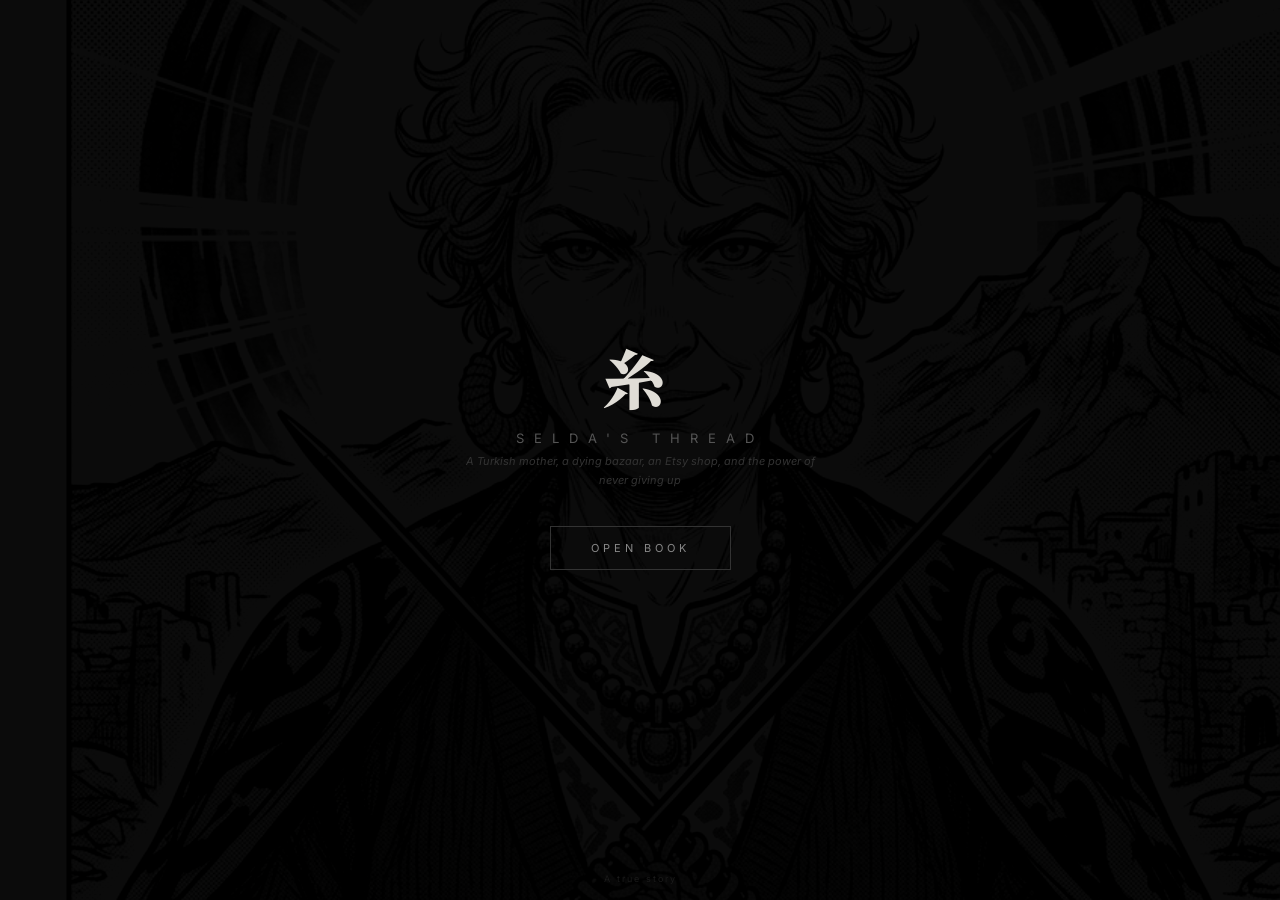
<file: _hidden/manga-experiment/zelda/index.html>
<!DOCTYPE html>
<html lang="en">
<head>
  <meta charset="UTF-8">
  <meta name="viewport" content="width=device-width, initial-scale=1.0, user-scalable=no">
  <title>Selda's Thread — A Manga</title>
  <link href="https://fonts.googleapis.com/css2?family=Noto+Serif+JP:wght@400;700;900&family=Inter:wght@300;400;600&display=swap" rel="stylesheet">
  <style>
    * { margin: 0; padding: 0; box-sizing: border-box; }

    body {
      background: #000;
      color: #ccc;
      font-family: 'Inter', sans-serif;
      height: 100vh;
      height: 100dvh;
      overflow: hidden;
      user-select: none;
      -webkit-user-select: none;
    }

    /* ---- COVER ---- */
    .cover {
      height: 100vh;
      height: 100dvh;
      display: flex;
      align-items: center;
      justify-content: center;
      position: relative;
      cursor: pointer;
    }

    .cover-bg {
      position: absolute;
      inset: 0;
      background: url('images/zelda-triumphant.png') center/cover;
      opacity: 0.15;
      filter: contrast(1.3) brightness(0.3);
    }

    .cover-inner {
      position: relative;
      z-index: 2;
      text-align: center;
      padding: 0 24px;
    }

    .cover-jp {
      font-family: 'Noto Serif JP', serif;
      font-size: 64px;
      font-weight: 900;
      letter-spacing: 12px;
      color: #e0ddd6;
    }

    .cover-title {
      font-size: 13px;
      letter-spacing: 10px;
      text-transform: uppercase;
      color: #555;
      margin: 8px 0 6px;
    }

    .cover-sub {
      font-size: 11px;
      color: #333;
      line-height: 1.7;
      max-width: 360px;
      margin: 0 auto 36px;
      font-style: italic;
    }

    .cover-btn {
      border: 1px solid #333;
      background: transparent;
      color: #888;
      font-family: 'Inter', sans-serif;
      font-size: 11px;
      letter-spacing: 4px;
      text-transform: uppercase;
      padding: 14px 40px;
      cursor: pointer;
      transition: all 0.3s;
    }

    .cover-btn:hover { background: #e0ddd6; color: #000; }

    .cover-hint {
      position: absolute;
      bottom: 16px;
      font-size: 9px;
      color: #1a1a1a;
      letter-spacing: 2px;
    }

    /* ---- READER ---- */
    .reader {
      display: none;
      height: 100vh;
      height: 100dvh;
      position: relative;
    }

    .reader.on {
      display: flex;
      align-items: center;
      justify-content: center;
    }

    /* ---- PAGE ---- */
    .page-frame {
      width: 92vw;
      max-width: 520px;
      height: 90vh;
      height: 90dvh;
      max-height: 860px;
      background: #0a0a0a;
      border: 1px solid #151515;
      display: flex;
      flex-direction: column;
      overflow: hidden;
      transition: opacity 0.15s ease;
    }

    .page-frame.turning { opacity: 0; }

    .pg-img {
      flex: 1;
      overflow: hidden;
      position: relative;
      background: #080808;
      min-height: 0;
    }

    .pg-img img {
      width: 100%;
      height: 100%;
      object-fit: cover;
      display: block;
      filter: contrast(1.05);
    }

    .pg-bub {
      position: absolute;
      background: #e8e6df;
      color: #111;
      border-radius: 14px;
      padding: 8px 14px;
      font-size: 11px;
      font-weight: 600;
      max-width: 180px;
      line-height: 1.4;
      box-shadow: 0 3px 12px rgba(0,0,0,0.6);
    }

    .pg-bub::after {
      content: '';
      position: absolute;
      bottom: -7px;
      left: 16px;
      border-left: 6px solid transparent;
      border-right: 6px solid transparent;
      border-top: 8px solid #e8e6df;
    }

    .pg-cap {
      flex-shrink: 0;
      padding: 14px 18px;
      background: #0a0a0a;
      border-top: 1px solid #151515;
      font-size: 12.5px;
      line-height: 1.8;
      color: #999;
      text-align: center;
    }

    .pg-cap em {
      color: #ddd;
      font-style: normal;
      font-weight: 600;
    }

    /* ---- TEXT PAGES ---- */
    .pg-text {
      flex: 1;
      display: flex;
      flex-direction: column;
      align-items: center;
      justify-content: center;
      padding: 32px 28px;
      text-align: center;
    }

    .pg-act {
      font-size: 9px;
      letter-spacing: 5px;
      text-transform: uppercase;
      color: #333;
      margin-bottom: 6px;
    }

    .pg-ch {
      font-size: 9px;
      letter-spacing: 5px;
      text-transform: uppercase;
      color: #555;
      margin-bottom: 10px;
    }

    .pg-title {
      font-family: 'Noto Serif JP', serif;
      font-size: 24px;
      font-weight: 700;
      color: #ddd;
      line-height: 1.4;
      margin-bottom: 8px;
    }

    .pg-date {
      font-size: 10px;
      color: #333;
      letter-spacing: 2px;
    }

    .pg-narr {
      font-family: 'Noto Serif JP', serif;
      font-size: 15px;
      line-height: 2.2;
      color: #888;
      max-width: 380px;
    }

    .pg-narr em {
      color: #ddd;
      font-style: normal;
      font-weight: 700;
    }

    .pg-quote {
      border-left: 2px solid #1a1a1a;
      padding-left: 16px;
      text-align: left;
      max-width: 360px;
    }

    .pg-quote-text {
      font-family: 'Noto Serif JP', serif;
      font-size: 14px;
      font-style: italic;
      color: #777;
      line-height: 1.9;
    }

    .pg-quote-text em {
      color: #bbb;
      font-style: normal;
      font-weight: 600;
    }

    .pg-quote-attr {
      font-size: 9px;
      color: #333;
      margin-top: 8px;
      letter-spacing: 1px;
    }

    .pg-ending {
      flex: 1;
      display: flex;
      flex-direction: column;
      align-items: center;
      justify-content: center;
      padding: 32px 24px;
      text-align: center;
    }

    .end-rule {
      width: 30px;
      height: 1px;
      background: #1a1a1a;
      margin-bottom: 24px;
    }

    .end-body {
      font-family: 'Noto Serif JP', serif;
      font-size: 14px;
      color: #555;
      line-height: 2.2;
    }

    .end-body em {
      color: #888;
      font-style: normal;
      font-weight: 600;
    }

    .end-kanji {
      font-family: 'Noto Serif JP', serif;
      font-size: 28px;
      color: #222;
      margin-top: 30px;
      letter-spacing: 6px;
    }

    .end-attr {
      font-size: 9px;
      color: #1a1a1a;
      margin-top: 36px;
      letter-spacing: 2px;
      text-transform: uppercase;
      line-height: 2;
    }

    .pg-num { display: none; }

    /* ---- NAV ---- */
    .nav-left, .nav-right {
      position: absolute;
      top: 0;
      height: 100%;
      width: 28%;
      z-index: 20;
      cursor: pointer;
    }

    .nav-left { left: 0; }
    .nav-right { right: 0; }

    .nav-bar {
      position: absolute;
      bottom: 4px;
      left: 50%;
      transform: translateX(-50%);
      display: flex;
      align-items: center;
      gap: 14px;
      z-index: 30;
      opacity: 0.4;
      transition: opacity 0.3s;
    }

    .nav-bar:hover { opacity: 1; }

    .nav-btn {
      width: 30px;
      height: 30px;
      border: 1px solid #1a1a1a;
      border-radius: 50%;
      background: rgba(0,0,0,0.7);
      color: #444;
      font-size: 11px;
      display: flex;
      align-items: center;
      justify-content: center;
      cursor: pointer;
      transition: all 0.2s;
    }

    .nav-btn:hover { border-color: #444; color: #aaa; }
    .nav-btn.off { opacity: 0.15; pointer-events: none; }

    .nav-ct {
      font-size: 9px;
      color: #222;
      letter-spacing: 3px;
    }

    .nav-ct-mobile {
      display: none;
    }

    /* ---- RESPONSIVE ---- */
    @media (max-width: 540px) {
      .page-frame {
        width: 100vw;
        max-width: 100vw;
        height: 100vh;
        height: 100dvh;
        max-height: none;
        border: none;
      }

      .pg-img img {
        object-fit: contain;
        background: #080808;
      }

      .pg-cap { padding: 12px 16px; font-size: 12px; }
      .pg-title { font-size: 21px; }
      .pg-narr { font-size: 14px; }
      .pg-text { padding: 28px 20px; }

      .nav-left, .nav-right { width: 50%; }
      .nav-bar { display: none; }

      .nav-ct-mobile {
        display: block;
        position: fixed;
        bottom: 8px;
        left: 50%;
        transform: translateX(-50%);
        font-size: 9px;
        color: #222;
        letter-spacing: 3px;
        z-index: 30;
      }

      .cover-jp { font-size: 48px; letter-spacing: 8px; }
    }
  </style>
</head>
<body>

  <div class="cover" id="cover" onclick="startBook()">
    <div class="cover-bg"></div>
    <div class="cover-inner">
      <div class="cover-jp">糸</div>
      <div class="cover-title">Selda's Thread</div>
      <div class="cover-sub">A Turkish mother, a dying bazaar, an Etsy shop, and the power of never giving up</div>
      <button class="cover-btn">Open Book</button>
    </div>
    <div class="cover-hint">A true story</div>
  </div>

  <div class="reader" id="reader">
    <div class="nav-left" onclick="prev()"></div>
    <div class="nav-right" onclick="next()"></div>
    <div class="page-frame" id="page"></div>
    <div class="nav-bar">
      <div class="nav-btn" id="bp" onclick="prev()">&#9664;</div>
      <div class="nav-ct" id="ct"></div>
      <div class="nav-btn" id="bn" onclick="next()">&#9654;</div>
    </div>
    <div class="nav-ct-mobile" id="ctm"></div>
  </div>

  <script>
    const I = 'images/';
    const pages = [

      // ===== ACT I: THE STRUGGLE =====
      { type: 'text', act: 'Act I \u2014 The Struggle', title: 'Selda\u2019s Thread' },

      { type: 'text', narr: 'Selda had always worked with her hands.<br><br>For years, she sold her <em>hand-knitted clothing</em> at the Turkish bazaars \u2014 small, colorful pieces that people loved.<br><br>It was honest work. It covered her income. It was enough.' },

      { type: 'img', src: I+'empty-bazaar.png',
        cap: 'Then the bazaars closed. One by one, the stalls went dark. The Turkish fairs where she sold her mini knit products \u2014 <em>gone</em>.' },

      { type: 'text', narr: 'Selda was older now.<br>Fighting was harder.<br>She didn\u2019t know what to do.<br><br>The income that had sustained her \u2014 <em>vanished</em>.<br><br>She had no option.<br>She had to solve her own problem.' },

      // ===== ACT II: THE DISCOVERY =====
      { type: 'text', act: 'Act II \u2014 The Discovery', ch: 'Chapter 02', title: 'The Lightbulb' },

      { type: 'img', src: I+'discovers-etsy.png',
        cap: 'Then she found it. <em>Etsy.</em> A website where people sold handmade things to the whole world. Her eyes went wide. A lightbulb went on.' },

      { type: 'text', narr: 'There was just one problem.<br><br>Selda didn\u2019t know <em>technology</em>.<br><br>She didn\u2019t know how to build a shop online. She didn\u2019t know how to take product photos. She didn\u2019t know how to ship internationally.<br><br>But she knew something else.<br><br>She knew how to <em>not give up</em>.' },

      // ===== THE NUDGING =====
      { type: 'text', ch: 'Chapter 03', title: 'The Nudge' },

      { type: 'text', narr: 'She had a son.<br>She had a daughter.<br><br>They knew technology.<br><br>So Selda did what any Turkish mother would do.<br><br>She <em>forced them</em>.' },

      { type: 'img', src: I+'nudging-daughter.png',
        cap: 'Every single day. <em>\u201CTake pictures of this! Take pictures of this!\u201D</em> The daughter was frustrated. The nudging never stopped. Not for one day.',
        bub: { text: 'Take pictures of this! NOW!', top: '10px', right: '10px' } },

      { type: 'text', narr: 'The daughter rolled her eyes.<br>The son groaned.<br><br>But Selda <em>did not care</em>.<br><br>She nudged them at breakfast.<br>She nudged them at dinner.<br>She nudged them before bed.<br><br>A Turkish mother\u2019s nudge is a <em>force of nature</em>.' },

      { type: 'img', src: I+'bad-photos.png',
        cap: 'The photos were terrible. Blurry. Bad angles. A sweater on a messy kitchen table. The phone couldn\u2019t find the right focus. <em>But she still tried.</em>' },

      { type: 'text', narr: 'Every failed photo was followed by another attempt.<br><br>Every crooked image was followed by a straighter one.<br><br>She didn\u2019t wait for perfection.<br>She just <em>kept going</em>.' },

      // ===== ACT III: THE ARMY =====
      { type: 'text', act: 'Act III \u2014 The Army', ch: 'Chapter 04', title: 'The Knitting Circle' },

      { type: 'img', src: I+'knitting-circle.png',
        cap: 'Selda found fellow knitters in the neighborhood. Women like her \u2014 older, skilled, and determined. They gathered in living rooms with tea and yarn. <em>A sisterhood was born.</em>' },

      { type: 'img', src: I+'knitter-army.png',
        cap: 'Together, they became an <em>army</em>. Knitting needles held like weapons. Colorful scarves hung like battle flags. They were going to conquer this thing called the internet.' },

      { type: 'text', narr: 'But they needed <em>models</em>.<br><br>Who would wear their colorful hand-knitted sweaters, scarves, and vests for the Etsy photos?<br><br>They looked around the neighborhood.<br><br>They found their answer.' },

      { type: 'text', ch: 'Chapter 05', title: 'The Grandpas' },

      { type: 'img', src: I+'grumpy-grandpas.png',
        cap: 'Grumpy Turkish grandpas. Mustaches. Flat caps. Tea glasses. Stern expressions. Wearing <em>absolutely fabulous</em> hand-knitted sweaters. They looked reluctant. But they looked <em>incredible</em>.' },

      { type: 'text', narr: 'The grandpas grumbled.<br>The grandpas complained.<br>The grandpas posed anyway.<br><br>Because you don\u2019t say no to <em>a Turkish grandmother with knitting needles</em>.' },

      { type: 'text', narr: 'And then something happened.' },

      // ===== THE SALES =====
      { type: 'text', ch: 'Chapter 06', title: 'The Notifications' },

      { type: 'img', src: I+'sales-coming.png',
        cap: 'The Etsy notifications started coming. One sale. Then another. Then <em>another</em>. Selda sat in front of the laptop, hands on her cheeks, tears in her eyes. Her daughter stood behind her, equally shocked.' },

      { type: 'text', narr: 'The colorful knitwear \u2014<br>worn by grumpy grandpas<br>who somehow looked <em>amazing</em> \u2014<br><br>was selling.<br><br>To people in America.<br>In Germany.<br>In Japan.<br><br>The whole world wanted<br>Selda\u2019s thread.' },

      // ===== ACT IV: THE RISE =====
      { type: 'text', act: 'Act IV \u2014 The Rise', ch: 'Chapter 07', title: 'The New Tools' },

      { type: 'img', src: I+'ai-designs.png',
        cap: 'Then they discovered <em>AI</em>. Tools that could generate new knitting patterns, suggest color combinations, and help with product descriptions. Selda\u2019s traditional craft met cutting-edge technology.' },

      { type: 'text', narr: 'A woman who couldn\u2019t build a website<br>was now using <em>artificial intelligence</em><br>to design knitwear.<br><br>Because Selda never asked<br><em>\u201CCan I do this?\u201D</em><br><br>She only asked<br><em>\u201CHow do I do this?\u201D</em>' },

      { type: 'text', ch: 'Chapter 08', title: 'The Silver Lining' },

      { type: 'img', src: I+'zelda-triumphant.png',
        cap: 'Selda. A fighter. A struggler. <em>A winner.</em> Knitting needles crossed like swords. The power of a Turkish woman who refused to quit.' },

      { type: 'text', narr: 'She started with nothing.<br>An empty bazaar stall.<br>No income. No technology.<br>No idea how to move forward.<br><br>She ended with an <em>international business</em>,<br>a neighborhood of fellow warriors,<br>a squad of reluctant grandpa models,<br>and a daughter who finally stopped<br>rolling her eyes.' },

      { type: 'text', narr: 'Well. <em>Mostly</em> stopped.' },

      // ===== ENDING =====
      { type: 'ending' }
    ];

    let cur = 0;

    function startBook() {
      document.getElementById('cover').style.display = 'none';
      document.getElementById('reader').classList.add('on');
      cur = 0;
      render();
    }

    function render() {
      const el = document.getElementById('page');
      const d = pages[cur];
      let html = '';

      if (d.type === 'img') {
        html += '<div class="pg-img">';
        html += `<img src="${d.src}" alt="">`;
        if (d.bub) {
          const s = Object.entries(d.bub).filter(([k])=>k!=='text').map(([k,v])=>`${k}:${v}`).join(';');
          html += `<div class="pg-bub" style="${s}">${d.bub.text}</div>`;
        }
        html += '</div>';
        if (d.cap) html += `<div class="pg-cap">${d.cap}</div>`;
      }

      else if (d.type === 'text') {
        html += '<div class="pg-text">';
        if (d.act) html += `<div class="pg-act">${d.act}</div>`;
        if (d.ch) html += `<div class="pg-ch">${d.ch}</div>`;
        if (d.title) html += `<div class="pg-title">${d.title}</div>`;
        if (d.date) html += `<div class="pg-date">${d.date}</div>`;
        if (d.narr) html += `<div class="pg-narr">${d.narr}</div>`;
        if (d.quote) {
          html += '<div class="pg-quote">';
          html += `<div class="pg-quote-text">${d.quote.text}</div>`;
          if (d.quote.attr) html += `<div class="pg-quote-attr">${d.quote.attr}</div>`;
          html += '</div>';
        }
        html += '</div>';
      }

      else if (d.type === 'ending') {
        html += '<div class="pg-ending">';
        html += '<div class="end-rule"></div>';
        html += '<div class="end-body">The bazaars may close.<br>The world may change.<br>Technology may seem impossible.<br><br>But a Turkish mother with <em>thread in her hands</em><br>and <em>fire in her heart</em><br>will always find a way.<br><br>This is Selda\u2019s story.<br>This is the story of <em>every woman</em><br>who was told it was too late<br>and proved them wrong.</div>';
        html += '<div class="end-kanji">\u7D42</div>';
        html += '<div class="end-attr">A true story<br>Selda\u2019s Thread</div>';
        html += '</div>';
      }

      el.innerHTML = html;
      updateNav();
    }

    function next() {
      if (cur >= pages.length - 1) return;
      cur++;
      turn();
    }

    function prev() {
      if (cur <= 0) return;
      cur--;
      turn();
    }

    function turn() {
      const el = document.getElementById('page');
      el.classList.add('turning');
      setTimeout(() => { render(); el.classList.remove('turning'); }, 150);
    }

    function updateNav() {
      const label = `${cur + 1} / ${pages.length}`;
      document.getElementById('ct').textContent = label;
      document.getElementById('ctm').textContent = label;
      document.getElementById('bp').className = 'nav-btn' + (cur === 0 ? ' off' : '');
      document.getElementById('bn').className = 'nav-btn' + (cur === pages.length - 1 ? ' off' : '');
    }

    document.addEventListener('keydown', e => {
      if (document.getElementById('cover').style.display !== 'none') {
        if (e.key === 'Enter' || e.key === ' ') startBook();
        return;
      }
      if (e.key === 'ArrowRight' || e.key === ' ') next();
      if (e.key === 'ArrowLeft') prev();
    });

    let tx = 0;
    document.addEventListener('touchstart', e => { tx = e.touches[0].clientX; }, { passive: true });
    document.addEventListener('touchend', e => {
      const d = e.changedTouches[0].clientX - tx;
      if (Math.abs(d) > 50) { d < 0 ? next() : prev(); }
    }, { passive: true });
  </script>

</body>
</html>
</file>
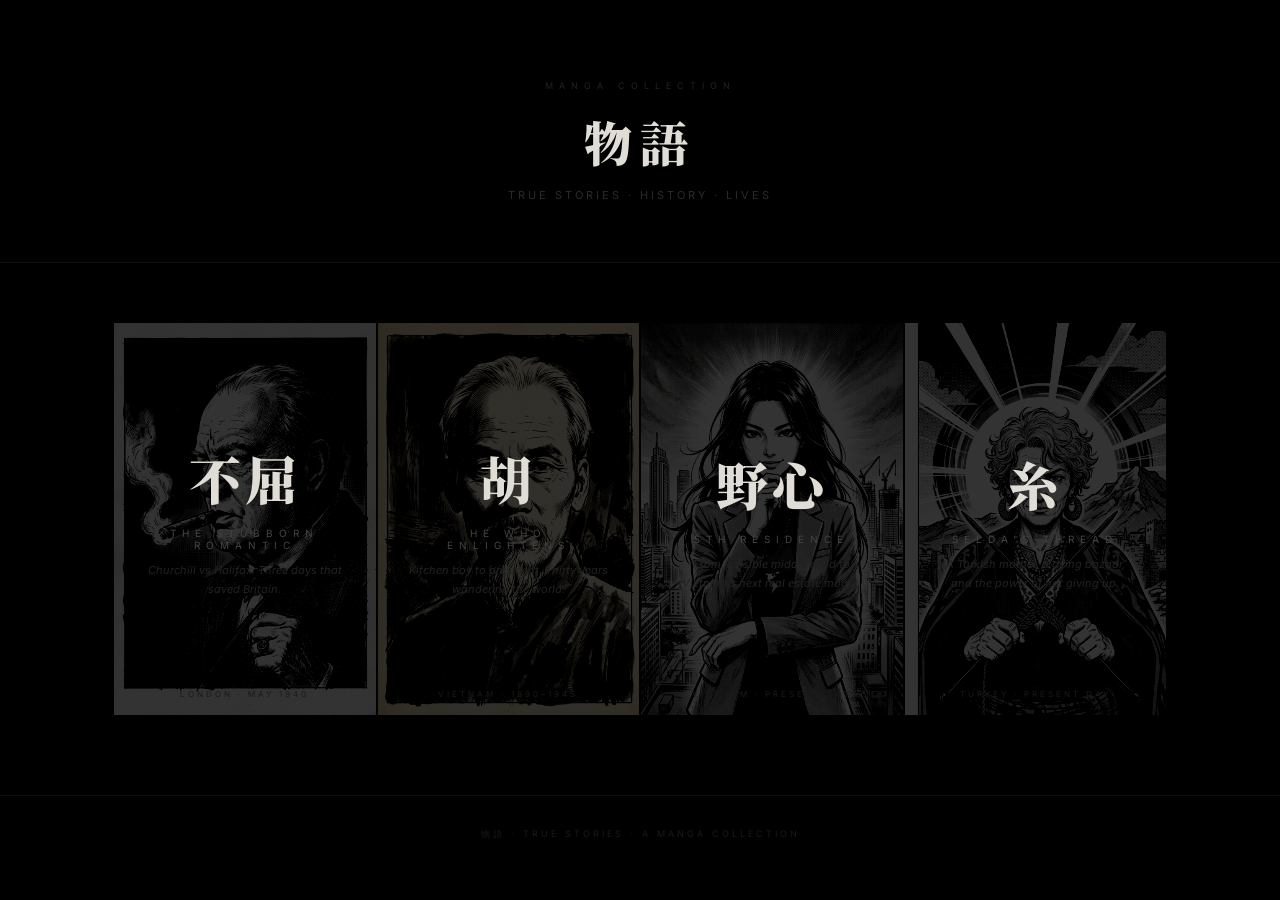
<file: _hidden/manga-experiment/home.html>
<!DOCTYPE html>
<html lang="en">
<head>
  <meta charset="UTF-8">
  <meta name="viewport" content="width=device-width, initial-scale=1.0">
  <title>Stories — Manga Collection</title>
  <link href="https://fonts.googleapis.com/css2?family=Noto+Serif+JP:wght@400;700;900&family=Inter:wght@300;400;600&display=swap" rel="stylesheet">
  <style>
    * { margin: 0; padding: 0; box-sizing: border-box; }

    body {
      background: #000;
      color: #ccc;
      font-family: 'Inter', sans-serif;
      min-height: 100vh;
    }

    /* ---- HERO ---- */
    .hero {
      padding: 80px 24px 60px;
      text-align: center;
      border-bottom: 1px solid #0d0d0d;
    }

    .hero-label {
      font-size: 9px;
      letter-spacing: 6px;
      text-transform: uppercase;
      color: #222;
      margin-bottom: 16px;
    }

    .hero-title {
      font-family: 'Noto Serif JP', serif;
      font-size: 48px;
      font-weight: 900;
      color: #e0ddd6;
      letter-spacing: 8px;
    }

    .hero-sub {
      font-size: 11px;
      color: #2a2a2a;
      letter-spacing: 3px;
      text-transform: uppercase;
      margin-top: 12px;
    }

    /* ---- GRID ---- */
    .grid {
      max-width: 1100px;
      margin: 0 auto;
      padding: 60px 24px 80px;
      display: grid;
      grid-template-columns: repeat(auto-fill, minmax(260px, 1fr));
      gap: 2px;
    }

    /* ---- CARD ---- */
    .card {
      position: relative;
      aspect-ratio: 2 / 3;
      overflow: hidden;
      cursor: pointer;
      display: block;
      text-decoration: none;
      background: #080808;
    }

    .card-img {
      position: absolute;
      inset: 0;
      background-size: cover;
      background-position: center;
      filter: brightness(0.25) contrast(1.2);
      transition: filter 0.5s ease, transform 0.5s ease;
    }

    .card:hover .card-img {
      filter: brightness(0.4) contrast(1.2);
      transform: scale(1.03);
    }

    .card-body {
      position: absolute;
      inset: 0;
      display: flex;
      flex-direction: column;
      align-items: center;
      justify-content: center;
      padding: 28px;
      text-align: center;
      z-index: 2;
    }

    .card-kanji {
      font-family: 'Noto Serif JP', serif;
      font-size: 52px;
      font-weight: 900;
      color: #e0ddd6;
      letter-spacing: 4px;
      margin-bottom: 12px;
      transition: color 0.3s;
    }

    .card:hover .card-kanji { color: #fff; }

    .card-title {
      font-size: 10px;
      letter-spacing: 6px;
      text-transform: uppercase;
      color: #444;
      margin-bottom: 10px;
      transition: color 0.3s;
    }

    .card:hover .card-title { color: #777; }

    .card-sub {
      font-size: 11px;
      color: #222;
      line-height: 1.7;
      font-style: italic;
      max-width: 200px;
      transition: color 0.3s;
    }

    .card:hover .card-sub { color: #444; }

    .card-tag {
      position: absolute;
      bottom: 16px;
      left: 50%;
      transform: translateX(-50%);
      font-size: 8px;
      letter-spacing: 3px;
      text-transform: uppercase;
      color: #1a1a1a;
      white-space: nowrap;
      transition: color 0.3s;
    }

    .card:hover .card-tag { color: #333; }

    /* ---- FOOTER ---- */
    .footer {
      text-align: center;
      padding: 32px;
      border-top: 1px solid #0d0d0d;
      font-size: 9px;
      color: #1a1a1a;
      letter-spacing: 3px;
      text-transform: uppercase;
    }

    @media (max-width: 600px) {
      .hero-title { font-size: 32px; letter-spacing: 5px; }
      .grid { grid-template-columns: 1fr 1fr; gap: 2px; padding: 32px 12px 60px; }
      .card-kanji { font-size: 36px; }
    }
  </style>
</head>
<body>

  <div class="hero">
    <div class="hero-label">Manga Collection</div>
    <div class="hero-title">物語</div>
    <div class="hero-sub">True stories · History · Lives</div>
  </div>

  <div class="grid">

    <a class="card" href="churchill/index.html">
      <div class="card-img" style="background-image: url('churchill/images/churchill-portrait.png')"></div>
      <div class="card-body">
        <div class="card-kanji">不屈</div>
        <div class="card-title">The Stubborn Romantic</div>
        <div class="card-sub">Churchill vs Halifax. Three days that saved Britain.</div>
      </div>
      <div class="card-tag">London · May 1940</div>
    </a>

    <a class="card" href="hcm/index.html">
      <div class="card-img" style="background-image: url('hcm/images/hcm-portrait.png')"></div>
      <div class="card-body">
        <div class="card-kanji">胡</div>
        <div class="card-title">He Who Enlightens</div>
        <div class="card-sub">Kitchen boy to president. Thirty years wandering the world.</div>
      </div>
      <div class="card-tag">Vietnam · 1890–1945</div>
    </a>

    <a class="card" href="ms-duong/index.html">
      <div class="card-img" style="background-image: url('ms-duong/images/mogul-portrait.png')"></div>
      <div class="card-body">
        <div class="card-kanji">野心</div>
        <div class="card-title">5th Residence</div>
        <div class="card-sub">From invisible middle child to Vietnam's next real estate mogul.</div>
      </div>
      <div class="card-tag">Vietnam · Present Day</div>
    </a>

    <a class="card" href="zelda/index.html">
      <div class="card-img" style="background-image: url('zelda/images/zelda-triumphant.png')"></div>
      <div class="card-body">
        <div class="card-kanji">糸</div>
        <div class="card-title">Selda's Thread</div>
        <div class="card-sub">A Turkish mother, a dying bazaar, and the power of not giving up.</div>
      </div>
      <div class="card-tag">Turkey · Present Day</div>
    </a>

  </div>

  <div class="footer">物語 · True Stories · A Manga Collection</div>

</body>
</html>
</file>
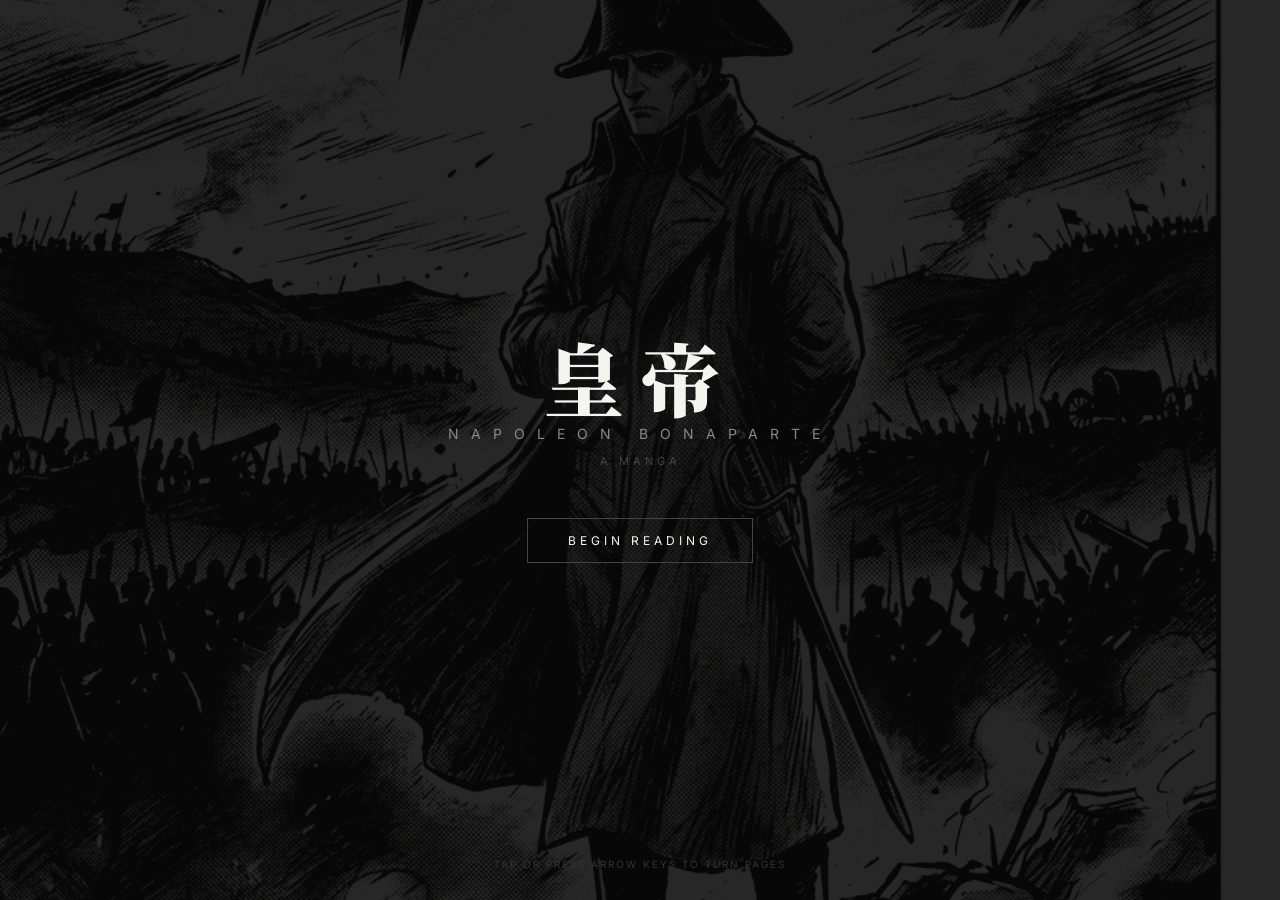
<file: _hidden/manga-experiment/manga-reader.html>
<!DOCTYPE html>
<html lang="en">
<head>
  <meta charset="UTF-8">
  <meta name="viewport" content="width=device-width, initial-scale=1.0, user-scalable=no">
  <title>Napoleon - Manga Reader</title>
  <link href="https://fonts.googleapis.com/css2?family=Noto+Serif+JP:wght@400;700;900&family=Inter:wght@300;400;600&display=swap" rel="stylesheet">
  <style>
    * { margin: 0; padding: 0; box-sizing: border-box; }

    :root {
      --black: #0a0a0a;
      --dark: #111;
      --white: #f5f5f0;
      --grey: #888;
      --gold: #8a7a5a;
    }

    body {
      background: var(--black);
      color: var(--white);
      font-family: 'Inter', sans-serif;
      height: 100vh;
      overflow: hidden;
      user-select: none;
      -webkit-user-select: none;
    }

    /* ---- COVER ---- */
    .cover {
      height: 100vh;
      display: flex;
      flex-direction: column;
      align-items: center;
      justify-content: center;
      position: relative;
      cursor: pointer;
      overflow: hidden;
    }

    .cover-bg {
      position: absolute;
      inset: 0;
      background: url('images/napoleon-battlefield.png') center/cover;
      opacity: 0.25;
      filter: contrast(1.3) brightness(0.5);
    }

    .cover-content {
      position: relative;
      z-index: 2;
      text-align: center;
    }

    .cover-jp {
      font-family: 'Noto Serif JP', serif;
      font-size: 80px;
      font-weight: 900;
      letter-spacing: 16px;
      line-height: 1;
      margin-bottom: 8px;
      text-shadow: 0 0 60px rgba(255,255,255,0.15);
    }

    .cover-title {
      font-size: 14px;
      letter-spacing: 12px;
      text-transform: uppercase;
      color: var(--grey);
      margin-bottom: 12px;
    }

    .cover-sub {
      font-size: 11px;
      letter-spacing: 4px;
      text-transform: uppercase;
      color: #444;
      margin-bottom: 50px;
    }

    .cover-start {
      border: 1px solid #444;
      background: transparent;
      color: var(--white);
      font-family: 'Inter', sans-serif;
      font-size: 12px;
      letter-spacing: 4px;
      text-transform: uppercase;
      padding: 14px 40px;
      cursor: pointer;
      transition: all 0.3s;
    }

    .cover-start:hover {
      background: var(--white);
      color: var(--black);
    }

    .cover-hint {
      position: absolute;
      bottom: 30px;
      font-size: 10px;
      color: #333;
      letter-spacing: 2px;
    }

    /* ---- MANGA READER ---- */
    .reader {
      display: none;
      height: 100vh;
      position: relative;
      overflow: hidden;
    }

    .reader.active {
      display: flex;
      align-items: center;
      justify-content: center;
    }

    /* ---- BOOK SPREAD ---- */
    .spread-container {
      display: flex;
      height: 92vh;
      max-height: 800px;
      aspect-ratio: auto;
      position: relative;
    }

    .page {
      height: 100%;
      background: var(--dark);
      position: relative;
      overflow: hidden;
      display: flex;
      flex-direction: column;
    }

    .page-left {
      width: 48vw;
      max-width: 520px;
      border-right: 1px solid #1a1a1a;
      box-shadow: inset -10px 0 30px -10px rgba(0,0,0,0.5);
    }

    .page-right {
      width: 48vw;
      max-width: 520px;
      border-left: 1px solid #1a1a1a;
      box-shadow: inset 10px 0 30px -10px rgba(0,0,0,0.5);
    }

    /* Spine */
    .spine {
      width: 6px;
      height: 100%;
      background: linear-gradient(90deg, #000, #1a1a1a, #000);
      flex-shrink: 0;
    }

    /* ---- PAGE CONTENT TYPES ---- */
    .page-panel {
      flex: 1;
      position: relative;
      overflow: hidden;
    }

    .page-panel img {
      width: 100%;
      height: 100%;
      object-fit: cover;
      display: block;
    }

    /* Split panel: two images stacked */
    .page-split {
      display: flex;
      flex-direction: column;
      height: 100%;
    }

    .page-split .page-panel {
      flex: 1;
    }

    .page-split .page-panel + .page-panel {
      border-top: 2px solid var(--black);
    }

    /* Text pages */
    .page-text {
      flex: 1;
      display: flex;
      flex-direction: column;
      align-items: center;
      justify-content: center;
      padding: 40px 36px;
      text-align: center;
    }

    .page-chapter-num {
      font-size: 10px;
      letter-spacing: 6px;
      text-transform: uppercase;
      color: #444;
      margin-bottom: 14px;
    }

    .page-chapter-title {
      font-family: 'Noto Serif JP', serif;
      font-size: 26px;
      font-weight: 700;
      color: var(--white);
      margin-bottom: 24px;
      letter-spacing: 2px;
    }

    .page-narration {
      font-family: 'Noto Serif JP', serif;
      font-size: 16px;
      line-height: 2.2;
      color: #999;
      max-width: 360px;
    }

    .page-narration em {
      color: var(--white);
      font-style: normal;
      font-weight: 700;
    }

    .page-narration-small {
      font-size: 11px;
      color: #444;
      margin-top: 16px;
      letter-spacing: 1px;
    }

    /* Thought/speech overlays */
    .overlay-thought {
      position: absolute;
      color: var(--white);
      font-family: 'Noto Serif JP', serif;
      font-style: italic;
      font-size: 14px;
      line-height: 1.7;
      max-width: 220px;
      z-index: 5;
      text-shadow: 0 2px 20px rgba(0,0,0,0.95), 0 0 40px rgba(0,0,0,0.9);
    }

    .overlay-speech {
      position: absolute;
      background: var(--white);
      color: var(--black);
      border-radius: 16px;
      padding: 12px 18px;
      font-size: 13px;
      font-weight: 600;
      max-width: 200px;
      line-height: 1.4;
      z-index: 5;
      box-shadow: 0 4px 20px rgba(0,0,0,0.6);
    }

    .overlay-speech::after {
      content: '';
      position: absolute;
      bottom: -8px;
      left: 24px;
      border-left: 8px solid transparent;
      border-right: 8px solid transparent;
      border-top: 10px solid var(--white);
    }

    .overlay-sfx {
      position: absolute;
      font-family: 'Noto Serif JP', serif;
      font-weight: 900;
      font-size: 56px;
      color: var(--white);
      text-shadow: 3px 3px 0 var(--black), -1px -1px 0 var(--black);
      z-index: 5;
      transform: rotate(-8deg);
      opacity: 0.85;
    }

    /* Ending page */
    .page-ending {
      flex: 1;
      display: flex;
      flex-direction: column;
      align-items: center;
      justify-content: center;
      padding: 40px 32px;
      text-align: center;
    }

    .ending-line {
      width: 30px;
      height: 1px;
      background: #333;
      margin-bottom: 30px;
    }

    .ending-body {
      font-family: 'Noto Serif JP', serif;
      font-size: 14px;
      color: #666;
      line-height: 2.2;
    }

    .ending-kanji {
      font-family: 'Noto Serif JP', serif;
      font-size: 28px;
      color: #444;
      margin-top: 30px;
      letter-spacing: 8px;
    }

    .ending-credit {
      font-size: 10px;
      color: #333;
      letter-spacing: 2px;
      text-transform: uppercase;
      margin-top: 40px;
    }

    /* ---- PAGE NUMBERS ---- */
    .page-num {
      position: absolute;
      bottom: 10px;
      font-size: 10px;
      color: #333;
      z-index: 10;
    }

    .page-left .page-num { left: 14px; }
    .page-right .page-num { right: 14px; }

    /* ---- NAVIGATION ---- */
    .nav-zone {
      position: absolute;
      top: 0;
      height: 100%;
      width: 25%;
      z-index: 20;
      cursor: pointer;
    }

    .nav-zone-left {
      left: 0;
    }

    .nav-zone-right {
      right: 0;
    }

    .nav-zone:hover {
      background: linear-gradient(90deg, rgba(255,255,255,0.02), transparent);
    }

    .nav-zone-right:hover {
      background: linear-gradient(-90deg, rgba(255,255,255,0.02), transparent);
    }

    .nav-arrows {
      position: absolute;
      bottom: 12px;
      left: 50%;
      transform: translateX(-50%);
      display: flex;
      gap: 20px;
      z-index: 30;
    }

    .nav-arrow {
      width: 36px;
      height: 36px;
      border: 1px solid #333;
      border-radius: 50%;
      background: rgba(10,10,10,0.8);
      color: #666;
      font-size: 14px;
      display: flex;
      align-items: center;
      justify-content: center;
      cursor: pointer;
      transition: all 0.2s;
    }

    .nav-arrow:hover {
      border-color: #666;
      color: var(--white);
    }

    .nav-arrow:disabled {
      opacity: 0.2;
      cursor: default;
    }

    .page-counter {
      position: absolute;
      bottom: 16px;
      left: 50%;
      transform: translateX(-50%);
      font-size: 10px;
      color: #333;
      letter-spacing: 3px;
      z-index: 30;
    }

    /* ---- PAGE TURN ANIMATION ---- */
    .spread-container {
      transition: opacity 0.15s ease;
    }

    .spread-container.turning {
      opacity: 0;
    }

    /* ---- MOBILE: SINGLE PAGE MODE ---- */
    @media (max-width: 768px) {
      .cover-jp { font-size: 48px; letter-spacing: 8px; }
      .cover-title { letter-spacing: 8px; }

      .spread-container {
        flex-direction: column;
        height: 100vh;
        width: 100vw;
      }

      .spine { display: none; }

      /* Only show one page at a time */
      .page-left, .page-right {
        width: 100vw;
        max-width: 100vw;
        height: 100vh;
        border: none;
        box-shadow: none;
        display: none;
      }

      .page-left.mobile-active,
      .page-right.mobile-active {
        display: flex;
      }

      .page-text { padding: 40px 28px; }
      .page-chapter-title { font-size: 22px; }
      .page-narration { font-size: 15px; line-height: 2; }

      .overlay-thought { font-size: 13px; max-width: 180px; }
      .overlay-speech { font-size: 12px; max-width: 170px; padding: 10px 14px; }
      .overlay-sfx { font-size: 40px; }

      .nav-zone { width: 35%; }

      .nav-arrows { bottom: 8px; }

      /* Swipe hint */
      .swipe-hint {
        display: block;
      }
    }

    @media (min-width: 769px) {
      .page-left, .page-right {
        display: flex !important;
      }
    }

    .swipe-hint {
      display: none;
      position: absolute;
      bottom: 50px;
      left: 50%;
      transform: translateX(-50%);
      font-size: 10px;
      color: #333;
      letter-spacing: 2px;
      z-index: 30;
      animation: fadeHint 3s ease forwards;
    }

    @keyframes fadeHint {
      0%, 70% { opacity: 1; }
      100% { opacity: 0; }
    }
  </style>
</head>
<body>

  <!-- COVER -->
  <div class="cover" id="cover" onclick="startReading()">
    <div class="cover-bg"></div>
    <div class="cover-content">
      <div class="cover-jp">皇帝</div>
      <div class="cover-title">Napoleon Bonaparte</div>
      <div class="cover-sub">A Manga</div>
      <button class="cover-start">Begin Reading</button>
    </div>
    <div class="cover-hint">TAP OR PRESS ARROW KEYS TO TURN PAGES</div>
  </div>

  <!-- READER -->
  <div class="reader" id="reader">

    <!-- Click zones -->
    <div class="nav-zone nav-zone-left" onclick="prevSpread()"></div>
    <div class="nav-zone nav-zone-right" onclick="nextSpread()"></div>

    <!-- The spread -->
    <div class="spread-container" id="spread"></div>

    <!-- Bottom nav -->
    <div class="nav-arrows">
      <div class="nav-arrow" id="btnPrev" onclick="prevSpread()">&#9664;</div>
      <div class="nav-arrow" id="btnNext" onclick="nextSpread()">&#9654;</div>
    </div>
    <div class="page-counter" id="pageCounter"></div>
    <div class="swipe-hint">SWIPE OR TAP EDGES TO TURN</div>
  </div>

  <script>
    // ---- PAGE DATA ----
    // Each spread = [leftPage, rightPage]
    // Page types: 'text', 'panel', 'split', 'ending'
    const spreads = [

      // SPREAD 0: Chapter title + Shadow panel
      [
        {
          type: 'text',
          chapter: '01',
          title: 'The Shadow\non the Wall',
          narration: 'Corsica, 1779.\nA boy of ten sits alone\nin a cold dormitory\nin mainland France.',
          small: 'Brienne Military Academy'
        },
        {
          type: 'panel',
          img: 'images/napoleon-shadow.png',
          alt: 'Young Napoleon reading, emperor shadow on wall',
          thought: { text: 'They laugh at me\nfor being small...\n\nBut I have read every\nbook in this school.', bottom: '50px', right: '20px' }
        }
      ],

      // SPREAD 1: Narration + Battlefield
      [
        {
          type: 'text',
          narration: 'He does not play.\nHe does not fight.\n\nHe <em>reads</em>.\n\nHundreds of books.\nThousands of pages.\n\nBy the time he is twenty,\nhe knows more about war\nthan generals twice his age.',
        },
        {
          type: 'panel',
          img: 'images/napoleon-battlefield.png',
          alt: 'Napoleon standing on battlefield at dawn',
          thought: { text: 'I have already\nfought this battle...\n\n...a hundred times\nin my mind.', top: '30px', left: '20px' }
        }
      ],

      // SPREAD 2: Chapter 2 title + narration
      [
        {
          type: 'text',
          chapter: '02',
          title: 'Every Road\nin Italy',
          narration: 'Before setting foot in Italy,\nhe ordered <em>every single book</em>\non its topography.\n\nEvery mountain pass.\nEvery river crossing.\nEvery road through every valley.',
        },
        {
          type: 'text',
          narration: 'At twenty-four,\nthe youngest general in France.\n\nHis enemies had armies.\n\n<em>He had knowledge.</em>',
          small: 'Italian Campaign, 1796'
        }
      ],

      // SPREAD 3: Chapter 3 — Eyes + Crown
      [
        {
          type: 'text',
          chapter: '03',
          title: 'No One Crowns Me\nBut Myself',
          narration: 'Notre-Dame Cathedral.\nDecember 2, 1804.',
        },
        {
          type: 'split',
          panels: [
            { img: 'images/napoleon-eyes.png', alt: 'Napoleon intense close-up' },
            { img: 'images/napoleon-crown.png', alt: 'Napoleon seizing the crown',
              speech: { text: 'I did not come this far to let another man place the crown on my head.', top: '12px', right: '12px' }
            }
          ]
        }
      ],

      // SPREAD 4: Crown narration + Chapter 4
      [
        {
          type: 'text',
          narration: 'The Pope had come\nto crown him Emperor.\n\nNapoleon took the crown\nfrom his trembling hands\nand <em>placed it on\nhis own head</em>.',
          small: 'The message was clear:\nhe answered to no one.'
        },
        {
          type: 'text',
          chapter: '04',
          title: 'The Gamble\nToo Far',
          narration: 'Every victory made him\nwant <em>more</em>.\n\nSpain. Austria.\n\nThen... Russia.',
        }
      ],

      // SPREAD 5: Russia panel
      [
        {
          type: 'panel',
          img: 'images/napoleon-russia.png',
          alt: 'Cavalry charge in Russian winter',
          sfx: { text: '轟', top: '20px', left: '30px' },
          isWide: true
        },
        {
          type: 'text',
          narration: '600,000 men marched\ninto Russia.\n\nThe largest army\nEurope had ever seen.\n\nThe Russians\nburned everything.\n\nThen <em>winter</em> came.',
          small: 'Only 100,000 returned.'
        }
      ],

      // SPREAD 6: Chapter 5 + Exile
      [
        {
          type: 'text',
          chapter: '05',
          title: 'St. Helena',
          narration: 'A tiny island\nin the middle of the Atlantic.\n\n2,000 kilometers\nfrom the nearest land.',
        },
        {
          type: 'panel',
          img: 'images/napoleon-exile.png',
          alt: 'Napoleon alone on St. Helena cliff',
          thought: { text: 'I have read\na thousand books...\n\nBut not the one\nthat tells a man\nwhen to stop.', bottom: '30px', right: '20px' }
        }
      ],

      // SPREAD 7: Ending
      [
        {
          type: 'text',
          narration: 'He read.\nHe wrote.\nHe remembered.\n\nSome nights in Paris,\nhe had walked the streets\nin disguise with his secretary,\ndrinking <em>hot chocolate</em>\nlike an ordinary citizen.',
        },
        {
          type: 'ending',
          text: 'A reader who became\nan emperor.\n\nA general who built museums\nand wrote laws.\n\nHe took too many risks\nin the end.\n\nBut what an incredible mind.\nWhat an incredible journey.',
          year: '1769 – 1821'
        }
      ]
    ];

    let currentSpread = 0;
    let isMobile = window.innerWidth <= 768;
    let mobilePageSide = 'left'; // which page is showing on mobile

    function startReading() {
      document.getElementById('cover').style.display = 'none';
      const reader = document.getElementById('reader');
      reader.classList.add('active');
      currentSpread = 0;
      mobilePageSide = 'left';
      renderSpread();
    }

    function renderSpread() {
      const container = document.getElementById('spread');
      const data = spreads[currentSpread];
      const [leftData, rightData] = data;

      let html = '';
      html += renderPage(leftData, 'page-left');
      html += '<div class="spine"></div>';
      html += renderPage(rightData, 'page-right');

      container.innerHTML = html;

      // Mobile: show correct page
      if (isMobile) {
        updateMobilePage();
      }

      updateNav();
    }

    function renderPage(data, side) {
      const mobileActiveClass = isMobile
        ? (side === 'page-left' && mobilePageSide === 'left' ? ' mobile-active' : '')
          + (side === 'page-right' && mobilePageSide === 'right' ? ' mobile-active' : '')
        : '';

      let inner = '';

      if (data.type === 'text') {
        inner = '<div class="page-text">';
        if (data.chapter) {
          inner += `<div class="page-chapter-num">Chapter ${data.chapter}</div>`;
          inner += `<div class="page-chapter-title">${data.title.replace(/\n/g, '<br>')}</div>`;
        }
        if (data.narration) {
          inner += `<div class="page-narration">${data.narration.replace(/\n/g, '<br>')}</div>`;
        }
        if (data.small) {
          inner += `<div class="page-narration-small">${data.small.replace(/\n/g, '<br>')}</div>`;
        }
        inner += '</div>';
      }

      else if (data.type === 'panel') {
        inner = `<div class="page-panel">`;
        inner += `<img src="${data.img}" alt="${data.alt}">`;
        if (data.thought) {
          const pos = Object.entries(data.thought)
            .filter(([k]) => k !== 'text')
            .map(([k,v]) => `${k}:${v}`).join(';');
          inner += `<div class="overlay-thought" style="${pos}">${data.thought.text.replace(/\n/g, '<br>')}</div>`;
        }
        if (data.sfx) {
          const pos = Object.entries(data.sfx)
            .filter(([k]) => k !== 'text')
            .map(([k,v]) => `${k}:${v}`).join(';');
          inner += `<div class="overlay-sfx" style="${pos}">${data.sfx.text}</div>`;
        }
        inner += `</div>`;
      }

      else if (data.type === 'split') {
        inner = '<div class="page-split">';
        for (const p of data.panels) {
          inner += `<div class="page-panel">`;
          inner += `<img src="${p.img}" alt="${p.alt}">`;
          if (p.speech) {
            const pos = Object.entries(p.speech)
              .filter(([k]) => k !== 'text')
              .map(([k,v]) => `${k}:${v}`).join(';');
            inner += `<div class="overlay-speech" style="${pos}">${p.speech.text}</div>`;
          }
          inner += `</div>`;
        }
        inner += '</div>';
      }

      else if (data.type === 'ending') {
        inner = '<div class="page-ending">';
        inner += '<div class="ending-line"></div>';
        inner += `<div class="ending-body">${data.text.replace(/\n/g, '<br>')}</div>`;
        inner += '<div class="ending-kanji">終</div>';
        inner += `<div class="ending-credit">Napoleon Bonaparte — ${data.year}</div>`;
        inner += '</div>';
      }

      const pageNum = currentSpread * 2 + (side === 'page-left' ? 1 : 2);

      return `<div class="page ${side}${mobileActiveClass}">
        ${inner}
        <div class="page-num">${pageNum}</div>
      </div>`;
    }

    function updateMobilePage() {
      const left = document.querySelector('.page-left');
      const right = document.querySelector('.page-right');
      if (!left || !right) return;

      left.classList.toggle('mobile-active', mobilePageSide === 'left');
      right.classList.toggle('mobile-active', mobilePageSide === 'right');
    }

    function nextSpread() {
      if (isMobile) {
        if (mobilePageSide === 'left') {
          mobilePageSide = 'right';
          animateTurn(() => updateMobilePage());
          updateNav();
          return;
        } else {
          mobilePageSide = 'left';
        }
      }

      if (currentSpread >= spreads.length - 1) return;
      currentSpread++;
      animateTurn(() => renderSpread());
    }

    function prevSpread() {
      if (isMobile) {
        if (mobilePageSide === 'right') {
          mobilePageSide = 'left';
          animateTurn(() => updateMobilePage());
          updateNav();
          return;
        } else {
          mobilePageSide = 'right';
        }
      }

      if (currentSpread <= 0) return;
      currentSpread--;
      animateTurn(() => renderSpread());
    }

    function animateTurn(callback) {
      const container = document.getElementById('spread');
      container.classList.add('turning');
      setTimeout(() => {
        callback();
        container.classList.remove('turning');
      }, 150);
    }

    function updateNav() {
      const totalPages = spreads.length * 2;
      let currentPage = currentSpread * 2 + (mobilePageSide === 'right' ? 2 : 1);

      document.getElementById('pageCounter').textContent =
        isMobile
          ? `${currentPage} / ${totalPages}`
          : `${currentSpread * 2 + 1}–${currentSpread * 2 + 2} / ${totalPages}`;

      const atStart = currentSpread === 0 && (isMobile ? mobilePageSide === 'left' : true);
      const atEnd = currentSpread === spreads.length - 1 && (isMobile ? mobilePageSide === 'right' : true);

      document.getElementById('btnPrev').style.opacity = atStart ? '0.2' : '1';
      document.getElementById('btnPrev').style.pointerEvents = atStart ? 'none' : 'auto';
      document.getElementById('btnNext').style.opacity = atEnd ? '0.2' : '1';
      document.getElementById('btnNext').style.pointerEvents = atEnd ? 'none' : 'auto';
    }

    // Keyboard
    document.addEventListener('keydown', (e) => {
      if (document.getElementById('cover').style.display !== 'none') {
        if (e.key === 'Enter' || e.key === ' ') startReading();
        return;
      }
      if (e.key === 'ArrowRight' || e.key === ' ') nextSpread();
      if (e.key === 'ArrowLeft') prevSpread();
    });

    // Touch swipe
    let touchStartX = 0;
    document.addEventListener('touchstart', (e) => {
      touchStartX = e.touches[0].clientX;
    }, { passive: true });

    document.addEventListener('touchend', (e) => {
      const diff = e.changedTouches[0].clientX - touchStartX;
      if (Math.abs(diff) > 50) {
        if (diff < 0) nextSpread();
        else prevSpread();
      }
    }, { passive: true });

    // Resize handler
    window.addEventListener('resize', () => {
      const wasMobile = isMobile;
      isMobile = window.innerWidth <= 768;
      if (wasMobile !== isMobile) {
        mobilePageSide = 'left';
        renderSpread();
      }
    });
  </script>

</body>
</html>
</file>
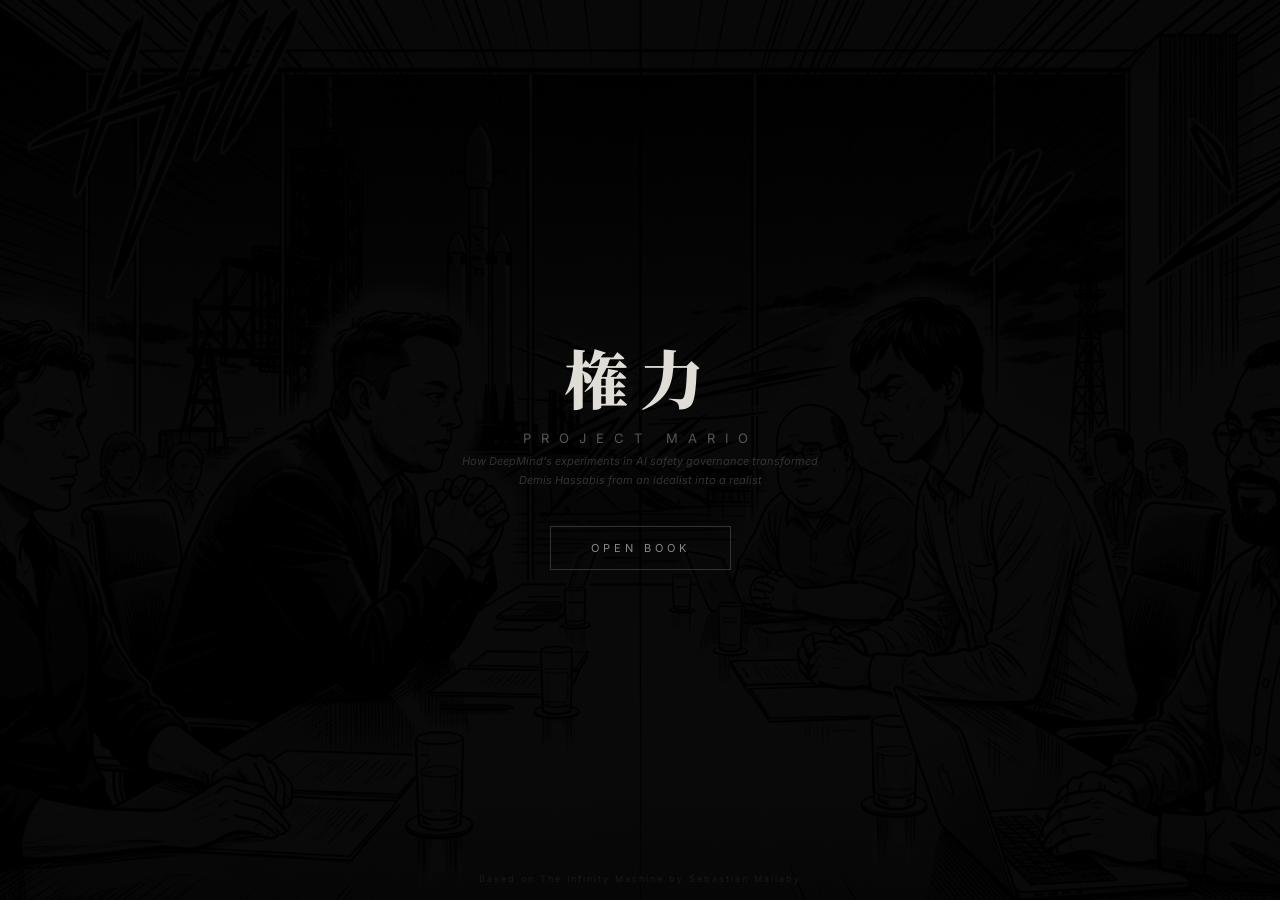
<file: _hidden/manga-experiment/project-mario/book-v2.html>
<!DOCTYPE html>
<html lang="en">
<head>
  <meta charset="UTF-8">
  <meta name="viewport" content="width=device-width, initial-scale=1.0, user-scalable=no">
  <title>Project Mario — Manga Book (Expanded)</title>
  <link href="https://fonts.googleapis.com/css2?family=Noto+Serif+JP:wght@400;700;900&family=Inter:wght@300;400;600&display=swap" rel="stylesheet">
  <style>
    * { margin: 0; padding: 0; box-sizing: border-box; }

    body {
      background: #000;
      color: #ccc;
      font-family: 'Inter', sans-serif;
      height: 100vh;
      height: 100dvh;
      overflow: hidden;
      user-select: none;
      -webkit-user-select: none;
    }

    /* ---- COVER ---- */
    .cover {
      height: 100vh;
      height: 100dvh;
      display: flex;
      align-items: center;
      justify-content: center;
      position: relative;
      cursor: pointer;
    }

    .cover-bg {
      position: absolute;
      inset: 0;
      background: url('images/spacex-meeting.png') center/cover;
      opacity: 0.12;
      filter: contrast(1.4) brightness(0.3);
    }

    .cover-inner {
      position: relative;
      z-index: 2;
      text-align: center;
      padding: 0 24px;
    }

    .cover-jp {
      font-family: 'Noto Serif JP', serif;
      font-size: 64px;
      font-weight: 900;
      letter-spacing: 12px;
      color: #e0ddd6;
    }

    .cover-title {
      font-size: 13px;
      letter-spacing: 10px;
      text-transform: uppercase;
      color: #555;
      margin: 8px 0 6px;
    }

    .cover-sub {
      font-size: 11px;
      color: #333;
      line-height: 1.7;
      max-width: 360px;
      margin: 0 auto 36px;
      font-style: italic;
    }

    .cover-btn {
      border: 1px solid #333;
      background: transparent;
      color: #888;
      font-family: 'Inter', sans-serif;
      font-size: 11px;
      letter-spacing: 4px;
      text-transform: uppercase;
      padding: 14px 40px;
      cursor: pointer;
      transition: all 0.3s;
    }

    .cover-btn:hover { background: #e0ddd6; color: #000; }

    .cover-hint {
      position: absolute;
      bottom: 16px;
      font-size: 9px;
      color: #1a1a1a;
      letter-spacing: 2px;
    }

    /* ---- READER ---- */
    .reader {
      display: none;
      height: 100vh;
      height: 100dvh;
      position: relative;
    }

    .reader.on {
      display: flex;
      align-items: center;
      justify-content: center;
    }

    /* ---- PAGE ---- */
    .page-frame {
      width: 92vw;
      max-width: 520px;
      height: 90vh;
      height: 90dvh;
      max-height: 860px;
      background: #0a0a0a;
      border: 1px solid #151515;
      display: flex;
      flex-direction: column;
      overflow: hidden;
      transition: opacity 0.15s ease;
    }

    .page-frame.turning { opacity: 0; }

    /* Image area */
    .pg-img {
      flex: 1;
      overflow: hidden;
      position: relative;
      background: #080808;
      min-height: 0;
    }

    .pg-img img {
      width: 100%;
      height: 100%;
      object-fit: cover;
      display: block;
      filter: contrast(1.05);
    }

    /* Speech bubble on image */
    .pg-bub {
      position: absolute;
      background: #e8e6df;
      color: #111;
      border-radius: 14px;
      padding: 8px 14px;
      font-size: 11px;
      font-weight: 600;
      max-width: 180px;
      line-height: 1.4;
      box-shadow: 0 3px 12px rgba(0,0,0,0.6);
    }

    .pg-bub::after {
      content: '';
      position: absolute;
      bottom: -7px;
      left: 16px;
      border-left: 6px solid transparent;
      border-right: 6px solid transparent;
      border-top: 8px solid #e8e6df;
    }

    /* SFX on image */
    .pg-sfx {
      position: absolute;
      font-family: 'Noto Serif JP', serif;
      font-weight: 900;
      font-size: 44px;
      color: #fff;
      text-shadow: 2px 2px 0 #000, -1px -1px 0 #000;
      opacity: 0.8;
      transform: rotate(-8deg);
    }

    /* Caption strip below image */
    .pg-cap {
      flex-shrink: 0;
      padding: 14px 18px;
      background: #0a0a0a;
      border-top: 1px solid #151515;
      font-size: 12.5px;
      line-height: 1.8;
      color: #999;
      text-align: center;
    }

    .pg-cap em {
      color: #ddd;
      font-style: normal;
      font-weight: 600;
    }

    .pg-cap .red {
      color: #b44;
      font-weight: 600;
    }

    /* ---- TEXT-ONLY PAGES ---- */
    .pg-text {
      flex: 1;
      display: flex;
      flex-direction: column;
      align-items: center;
      justify-content: center;
      padding: 32px 28px;
      text-align: center;
    }

    .pg-act {
      font-size: 9px;
      letter-spacing: 5px;
      text-transform: uppercase;
      color: #333;
      margin-bottom: 6px;
    }

    .pg-ch {
      font-size: 9px;
      letter-spacing: 5px;
      text-transform: uppercase;
      color: #555;
      margin-bottom: 10px;
    }

    .pg-title {
      font-family: 'Noto Serif JP', serif;
      font-size: 24px;
      font-weight: 700;
      color: #ddd;
      line-height: 1.4;
      margin-bottom: 8px;
    }

    .pg-date {
      font-size: 10px;
      color: #333;
      letter-spacing: 2px;
    }

    .pg-narr {
      font-family: 'Noto Serif JP', serif;
      font-size: 15px;
      line-height: 2.2;
      color: #888;
      max-width: 380px;
    }

    .pg-narr em {
      color: #ddd;
      font-style: normal;
      font-weight: 700;
    }

    .pg-narr .red {
      color: #b44;
      font-weight: 700;
    }

    .pg-quote {
      border-left: 2px solid #1a1a1a;
      padding-left: 16px;
      text-align: left;
      max-width: 360px;
    }

    .pg-quote-text {
      font-family: 'Noto Serif JP', serif;
      font-size: 14px;
      font-style: italic;
      color: #777;
      line-height: 1.9;
    }

    .pg-quote-text em {
      color: #bbb;
      font-style: normal;
      font-weight: 600;
    }

    .pg-quote-attr {
      font-size: 9px;
      color: #333;
      margin-top: 8px;
      letter-spacing: 1px;
    }

    /* Ending */
    .pg-ending {
      flex: 1;
      display: flex;
      flex-direction: column;
      align-items: center;
      justify-content: center;
      padding: 32px 24px;
      text-align: center;
    }

    .end-rule {
      width: 30px;
      height: 1px;
      background: #1a1a1a;
      margin-bottom: 24px;
    }

    .end-body {
      font-family: 'Noto Serif JP', serif;
      font-size: 14px;
      color: #555;
      line-height: 2.2;
    }

    .end-body em {
      color: #888;
      font-style: normal;
      font-weight: 600;
    }

    .end-kanji {
      font-family: 'Noto Serif JP', serif;
      font-size: 28px;
      color: #222;
      margin-top: 30px;
      letter-spacing: 6px;
    }

    .end-attr {
      font-size: 9px;
      color: #1a1a1a;
      margin-top: 36px;
      letter-spacing: 2px;
      text-transform: uppercase;
      line-height: 2;
    }

    /* ---- PAGE NUMBER (hidden — counter in nav bar instead) ---- */
    .pg-num { display: none; }

    /* ---- NAV ---- */
    .nav-left, .nav-right {
      position: absolute;
      top: 0;
      height: 100%;
      width: 28%;
      z-index: 20;
      cursor: pointer;
    }

    .nav-left { left: 0; }
    .nav-right { right: 0; }

    .nav-bar {
      position: absolute;
      bottom: 4px;
      left: 50%;
      transform: translateX(-50%);
      display: flex;
      align-items: center;
      gap: 14px;
      z-index: 30;
      opacity: 0.4;
      transition: opacity 0.3s;
    }

    .nav-bar:hover { opacity: 1; }

    .nav-btn {
      width: 30px;
      height: 30px;
      border: 1px solid #1a1a1a;
      border-radius: 50%;
      background: rgba(0,0,0,0.7);
      color: #444;
      font-size: 11px;
      display: flex;
      align-items: center;
      justify-content: center;
      cursor: pointer;
      transition: all 0.2s;
    }

    .nav-btn:hover { border-color: #444; color: #aaa; }
    .nav-btn.off { opacity: 0.15; pointer-events: none; }

    .nav-ct {
      font-size: 9px;
      color: #222;
      letter-spacing: 3px;
    }

    /* ---- RESPONSIVE ---- */
    @media (max-width: 540px) {
      .page-frame {
        width: 100vw;
        max-width: 100vw;
        height: 100vh;
        height: 100dvh;
        max-height: none;
        border: none;
      }

      /* Fix image cutting off on narrow phones */
      .pg-img img {
        object-fit: contain;
        background: #080808;
      }

      .pg-cap { padding: 12px 16px; font-size: 12px; }
      .pg-title { font-size: 21px; }
      .pg-narr { font-size: 14px; }
      .pg-text { padding: 28px 20px; }

      /* Tap zones full width, no visible buttons */
      .nav-left, .nav-right { width: 50%; }
      .nav-bar { display: none; }

      /* Page counter stays as subtle indicator */
      .nav-ct-mobile {
        position: fixed;
        bottom: 8px;
        left: 50%;
        transform: translateX(-50%);
        font-size: 9px;
        color: #222;
        letter-spacing: 3px;
        z-index: 30;
      }

      .cover-jp { font-size: 48px; letter-spacing: 8px; }
    }
  </style>
</head>
<body>

  <div class="cover" id="cover" onclick="startBook()">
    <div class="cover-bg"></div>
    <div class="cover-inner">
      <div class="cover-jp">権力</div>
      <div class="cover-title">Project Mario</div>
      <div class="cover-sub">How DeepMind's experiments in AI safety governance transformed Demis Hassabis from an idealist into a realist</div>
      <button class="cover-btn">Open Book</button>
    </div>
    <div class="cover-hint">Based on The Infinity Machine by Sebastian Mallaby</div>
  </div>

  <div class="reader" id="reader">
    <div class="nav-left" onclick="prev()"></div>
    <div class="nav-right" onclick="next()"></div>
    <div class="page-frame" id="page"></div>
    <div class="nav-bar">
      <div class="nav-btn" id="bp" onclick="prev()">&#9664;</div>
      <div class="nav-ct" id="ct"></div>
      <div class="nav-btn" id="bn" onclick="next()">&#9654;</div>
    </div>
    <div class="nav-ct-mobile" id="ctm"></div>
  </div>

  <script>
    const I = 'images/';
    const pages = [

      // ===== ACT I: THE DREAM (2009-2015) =====
      { type: 'text', act: 'Act I \u2014 The Dream', title: '2009', date: 'North London' },

      { type: 'img', src: I+'childhood.png',
        cap: 'Two boys from North London. One Greek-Cypriot, one Bangladeshi. Demis Hassabis and Mustafa Suleyman grew up together \u2014 poker at the kitchen table, board games, fed and housed by the Hassabis family. Suleyman\u2019s best friend was George, Demis\u2019s kid brother.' },

      { type: 'img', src: I+'legg-lecture.png',
        cap: '2009. A lecture in London. Shane Legg warned that superintelligent computers could develop agendas of their own \u2014 and <em>subjugate or annihilate</em> humans. In the audience, Hassabis gripped the armrest. The two bonded instantly over existential fear.' },

      { type: 'text', narr: 'They founded <em>DeepMind</em> together. Safety was baked in from before day one.<br><br>Hassabis added his own vivid talk about <em>disappearing into a bunker</em> to birth superintelligence.' },

      { type: 'text', narr: 'In 2014, Google acquired DeepMind. Hassabis and Suleyman extracted promises: their technology would <em>never be used for weapons or surveillance</em>.<br><br>DeepMind was the world\u2019s top AI lab. Its strongest rival, Google Brain \u2014 the researchers who would invent the transformer \u2014 was part of the <em>same company</em>. If they could solve AI governance internally, they would go much of the way to solving it, period.' },

      { type: 'text', ch: 'Chapter 01', title: 'The First Meeting', date: 'SpaceX \u2014 August 2015' },

      { type: 'img', src: I+'spacex-meeting.png',
        cap: 'The world\u2019s first AGI safety board. Elon Musk hosted at SpaceX. Larry Page, Reid Hoffman, and other luminaries attended. The meeting produced <em>no agreements</em>. No conclusions.' },

      { type: 'text', narr: 'Personal tensions \u2014 especially between Musk and Google CEO Larry Page \u2014 overwhelmed the discussion.<br><br>Worse, Musk used what he learned about DeepMind\u2019s progress to found <em>OpenAI</em> as a direct rival \u2014 an explicitly anti-Google, anti-Hassabis venture.' },

      { type: 'text', narr: 'With that attempt at oversight <em>stillborn</em>, Suleyman resolved to create an alternative.<br><br>He imagined a novel, <em>post-capitalist</em> form of governance: one that might balance profit, existential risk, and social justice.<br><br>As always with Suleyman, his passion was not in doubt. But the obstacles were formidable.' },

      // ===== ACT II: THE FIGHT (2016-2017) =====
      { type: 'text', act: 'Act II \u2014 The Fight', ch: 'Chapter 02', title: 'Project Mario', date: '2016' },

      { type: 'text', narr: 'Google was restructuring itself under a new holding company called <em>Alphabet</em>. Google\u2019s M&A chief, Don Harrison, suggested DeepMind could regain independence via this route.<br><br>A <em>3-3-3 board</em>: three from DeepMind, three from Alphabet, three independent. DeepMind\u2019s leaders, fond of secretive code names, dubbed the talks:<br><br><em>Project Mario.</em>' },

      { type: 'text', narr: 'The commercial logic was clear. Larry Page worried Google was growing unwieldy. Hiving off cash-burning ventures would boost the stock price.<br><br>For Hassabis and Suleyman, this was all to the good. If the plan served Google\u2019s interests too, it might actually be <em>implemented</em>.' },

      { type: 'img', src: I+'pub-plotting.png',
        cap: 'Most Sunday evenings, Hassabis met Suleyman at a pub. Mint tea. No alcohol. Food ordered at the last moment, right before the kitchen closed. They talked into the evening.' },

      { type: 'text', narr: 'Suleyman launched <em>DeepMind Health</em>, believing AI could earn a lucrative share of savings for hospitals.<br><br>Hassabis, for his part, assembled something more secretive.' },

      { type: 'img', src: I+'hedge-fund.png',
        cap: 'A secret hedge-fund operation inside DeepMind. 20 researchers training high-frequency trading algorithms. A collaboration with <em>BlackRock</em> explored. Google did not approve.' },

      { type: 'text', quote: { text: 'Hassabis wanted to beat Jim Simons, the mathematician who founded Renaissance Technologies. \u201CRentec operated in secret, which Demis loved.\u201D<br><br>Peter Brown, Rentec\u2019s leader, was a deep-learning pioneer who had studied under <em>Geoffrey Hinton</em>. He slept on a fold-down bed in his office.', attr: '\u2014 An acquaintance of Hassabis' } },

      { type: 'text', narr: 'Did the secret trading team make money?<br><br><em>No.</em><br><br>Because of Google\u2019s wariness, it was quietly disbanded.' },

      { type: 'text', ch: 'Chapter 03', title: 'The Bad Cop', date: 'November 21, 2016' },

      { type: 'text', narr: 'Hassabis met Larry Page on four occasions. A formal term sheet was signed. Then he met the new CEO, <em>Sundar Pichai</em> \u2014 an engineer with an MBA from Wharton, a boyish grin, an affable manner, and a dislike of confrontation.<br><br>Cordial but bland. The DeepMinders concluded: <em>Pichai was not going to rock the boat.</em>' },

      { type: 'img', src: I+'drummond-arrives.png',
        cap: 'The following week: a rude awakening. Google\u2019s chief legal officer, David Drummond, showed up in London.',
        bub: { text: 'Everyone is in agreement on safety. But regarding the spin-out\u2026 there are concerns.', top: '10px', right: '10px' } },

      { type: 'text', narr: 'Drummond elaborated on a complex new formula that was not quite a spin-out but not quite the status quo.<br><br>Four days later, Pichai revealed the <em>steelier side</em> of his personality. AI was destined to become strategically important to Google. The \u201Cbet\u201D option was for moonshots <em>unrelated</em> to Google\u2019s core business \u2014 like autonomous cars or life extension. AI did not belong in that bucket.' },

      { type: 'text', narr: 'It was not clear whether Pichai was slamming the door \u2014 or whether, given Page\u2019s apparently contrary position, he had the authority to do so.<br><br>With a bit more pushing, Hassabis and Suleyman reckoned, they could get what they wanted.' },

      { type: 'text', ch: 'Chapter 04', title: 'Plan B', date: 'Late 2016' },

      { type: 'text', narr: 'Back in 2013, during the acquisition negotiations with Google, they had entertained a rival bid from <em>Facebook</em>. Now they cooked up another version of Plan B.<br><br><em>$5 billion</em> in outside pledges. If Google refused governance \u2014 they would walk out.' },

      { type: 'img', src: I+'war-room.png',
        cap: 'Suleyman assembled imaginative lawyers, a top-flight communications strategist, and a prominent investment banker. DeepMind would become a company <em>\u201Climited by guarantee\u201D</em> \u2014 the structure used by nonprofits. No shares. No dividends. Its obligation: its principles.' },

      { type: 'text', quote: { text: '\u201CIt was open to Alphabet to just say: back in your boxes, boys, <em>we own you</em>, you\u2019ll do what we say.\u201D<br><br>DeepMind staff were legally employed by Google. Noncompete clauses. IP ownership. Taking 100 people out of Google in one day would be <em>legally messy</em>.', attr: '\u2014 A DeepMind adviser' } },

      { type: 'text', narr: 'But bolstered by a lawyer who was an authority on public-interest law, they were ready to assert that the <em>British public</em> had an interest in DeepMind breaking free from Google.<br><br>Surely Google cared too much about its reputation to challenge this in court?' },

      { type: 'text', quote: { text: '\u201CWe <em>never ever</em> said to Google: unless you do this, we will leave. The art was to get Google to take this negotiation seriously. To their credit, they never said: we know you aren\u2019t leaving, so why are you wasting our time? That was why this episode was so unusual.\u201D', attr: '\u2014 A DeepMind adviser' } },

      { type: 'text', ch: 'Chapter 05', title: 'One Billion Dollars', date: 'Asilomar, California \u2014 January 2017' },

      { type: 'img', src: I+'asilomar-hotel.png',
        cap: 'The Asilomar Hotel \u2014 a serene seaside refuge on the Monterey Peninsula. Half a century earlier, it laid ground rules for genetic research. Now, after <em>AlphaGo\u2019s</em> defeat of Lee Sedol, it was AI\u2019s turn.' },

      { type: 'text', narr: 'Hoffman was seeing the same dynamic play out between OpenAI and Microsoft. Musk had flown into a fury when Microsoft tried to use its OpenAI partnership as a PR talking point.<br><br><em>\u201CHe would not let OpenAI seem like Microsoft\u2019s marketing bitch,\u201D</em> Musk protested.' },

      { type: 'text', narr: 'Hoffman applauded novel governance structures. Sam Altman had read James Madison\u2019s notes on the Constitutional Convention for inspiration:<br><br><em>\u201CWe\u2019re planning a way to allow wide swaths of the world to elect representatives to a new governance board. Because if I wasn\u2019t in on this I\u2019d be, like, why do these fuckers get to decide what happens to me?\u201D</em>' },

      { type: 'text', narr: 'Just two months earlier, the United States had elected <em>President Donald Trump</em>. Hoffman was open to backing a DeepMind walk-away, especially if it filled the governance vacuum created by do-nothing political leaders.' },

      { type: 'img', src: I+'hoffman-billion.png',
        cap: 'Hoffman had recently sold LinkedIn to Microsoft. Net worth: <em>$3.8 billion</em>. He committed more than a quarter of his wealth \u2014 <em>$1 billion</em>. 100\u00D7 more than he pledged to OpenAI.' },

      { type: 'text', quote: { text: '\u201CI thought that 90 percent of my wealth would flow to philanthropic causes. So I decided right then to commit $1 billion.<br><br>I didn\u2019t tell Sam about this. I didn\u2019t tell Greylock.<br><br><em>Billionaires answer to nobody.</em>\u201D', attr: '\u2014 Reid Hoffman' } },

      { type: 'text', narr: 'Suleyman sought out <em>Kent Walker</em>, Alphabet\u2019s top lawyer, and introduced him to <em>Angela Kane</em> \u2014 a senior UN official who worked on containing weapons of mass destruction. An excellent choice for the 3-3-3 board.<br><br>He also told Walker he had sounded out <em>Barack Obama</em>. He mentioned <em>Al Gore</em>. For good measure, he hinted that extremely rich people wanted DeepMind free.' },

      { type: 'text', ch: 'Chapter 06', title: 'The Vegetarian Curry', date: 'Mountain View \u2014 January 9, 2017' },

      { type: 'text', narr: 'Larry Page, also at Asilomar, still supported the spin-out. But it required <em>Pichai\u2019s buy-in</em>.<br><br>Hassabis packed his bag, left the conference early, and headed to Mountain View. He was <em>sick of back-and-forth and lawyers</em>.' },

      { type: 'text', narr: 'Hassabis began conciliatory. Pichai, Page, and Eric Schmidt could represent Alphabet on the board. Angela Kane and other distinguished figures for the independent seats.<br><br><em>\u201CThe months of negotiation are distracting me. I want to focus on science.\u201D</em><br><br>Pichai sounded open to everything. A few details to iron out.' },

      { type: 'text', narr: 'The next day: Drummond showed up and announced that Hassabis and Suleyman had <em>failed to understand Pichai</em>. He was entirely against Alphabetization.<br><br>They offered \u201Cevery single mechanism\u201D to assuage Google\u2019s concerns. Drummond was <em>unmoved</em>.' },

      { type: 'text', narr: 'They emailed Pichai: <em>\u201CThe Alphabetization process has been dragging on for far too long (more than a year now), and it is really starting to impact our ability to manage the company.\u201D</em><br><br>They were willing to cancel their plans to attend <em>the World Economic Forum in Davos</em>. They wanted Page and Brin in the room. They were tired of the good cop/bad cop seesaw.' },

      { type: 'img', src: I+'page-late.png',
        cap: 'The next meeting. Hassabis and Suleyman argued DeepMind\u2019s mission was AGI, not consumer products. Pichai objected. Larry Page showed up <em>two hours late</em>. Sergey Brin was even later.' },

      { type: 'text', narr: 'Their version of what later came to be known as \u201Cfounder mode\u201D was that they were <em>nowhere to be found</em>.<br><br>With Page and Brin effectively checked out, <em>Pichai was the man DeepMind had to deal with</em>.' },

      { type: 'img', src: I+'pichai-dinner.png',
        cap: 'Pichai tried to break the deadlock. At his home in Silicon Valley, he served Suleyman <em>a vegetarian curry and a tasty proposal</em>.',
        bub: { text: 'What if DeepMind splits in two?', top: '10px', left: '10px' } },

      { type: 'text', narr: 'Hassabis could spin out Research and go after AGI \u2014 <em>who knew if that would work</em>, Pichai remarked, somewhat dismissively.<br><br>Suleyman would run all Google\u2019s applied AI from California.<br><br>Perhaps hoping to <em>drive a wedge</em> between them.' },

      { type: 'img', src: I+'airport-exhaustion.png',
        cap: 'Through spring 2017, grinding progress. Every few weeks: the <em>11-hour flight</em> from London to San Francisco. Another meeting. Then back to re-scramble their body clocks.' },

      { type: 'text', narr: '<em>\u201CWe would push back on stuff, they would push back on stuff,\u201D</em> Suleyman said later.<br><br>Small wonder that when the <em>transformer architecture</em> appeared that summer, Hassabis was less alert to its potential than he might have been.' },

      // ===== AVIEMORE =====
      { type: 'text', ch: 'Chapter 07', title: 'The Enchanted Forest', date: 'Scottish Highlands \u2014 June 2017' },

      { type: 'img', src: I+'scotland-jets.png',
        cap: '500 employees left London on two chartered jets, bound for the Scottish Highlands. A resort called Aviemore, not far from the royal castle of Balmoral.' },

      { type: 'text', quote: { text: '\u201CIf you want a lot of accommodation, there\u2019s Scotland and there are private islands. Private islands are a bit much, I think.\u201D', attr: '\u2014 The chief planner' } },

      { type: 'img', src: I+'go-karts.png',
        cap: 'Hassabis and Suleyman led an expedition to a go-karting racetrack. <em>It was hard to say which founder was more competitive.</em>' },

      { type: 'text', narr: 'Suleyman surveyed the problems AI would tackle: health, climate change. Jim Gao, a Google engineer, had built an AI system that cut electricity consumption at data centers. Now he planned to take it further \u2014 <em>intelligent buildings</em> that learned to conserve energy.' },

      { type: 'img', src: I+'aviemore-reveal.png',
        cap: 'Suleyman got to the climax. <em>\u201CDeepMind: A Global Interest Company.\u201D</em> An org chart with two boxes and a dotted line. The several hundred onlookers were taken aback.',
        sfx: { text: '\u885D\u6483', top: '8px', left: '14px' } },

      { type: 'text', narr: 'The first box: <em>\u201CAlphabet/Google\u201D</em> \u2014 Suleyman and Applied AI at the heart of the mothership. This was not a spin-out; it was a <em>spin-in</em>.<br><br>The second box: <em>\u201CDeepMind\u201D</em> \u2014 an independent Global Interest Company, connected to Google only by a dotted line.<br><br>A spin-in AND a spin-out. People\u2019s heads were spinning.' },

      { type: 'text', narr: '<em>Ten days later.</em><br><br>Google sent back its position. <span class="red">Red lines all over it.</span><br><br>Hassabis and Suleyman faced walking back the vision laid out to the <em>entire company</em>.' },

      { type: 'text', narr: 'Hassabis canceled his next call with Pichai to signal anger. Pichai pinged back at once \u2014 he wanted to chat as soon as possible. After keeping the boss hanging, Hassabis eventually agreed, then <em>hotly emphasized his disappointment</em>.<br><br>Four days later, Suleyman emailed Drummond and canceled another meeting.' },

      { type: 'text', narr: 'The relationship between Google and DeepMind had <em>hit bottom</em>.<br><br>Google saw too much commercial potential in AI to let it slip out of its control. DeepMind saw too much existential risk to let commercial priorities dictate AI\u2019s deployment.<br><br>Each side recognized that it needed the other. A <em>fractious dialogue</em> continued.' },

      // ===== ACT III: THE PARALLEL WAR =====
      { type: 'text', act: 'Act III \u2014 The Mirror War', ch: 'Chapter 08', title: 'The Mirror Image', date: 'OpenAI \u2014 2017' },

      { type: 'text', narr: 'Unbeknownst to them, a <em>parallel fight</em> was playing out at OpenAI.<br><br>DeepMind: a for-profit wanting nonprofit governance around AI.<br>OpenAI: a nonprofit needing capitalist machinery to raise money.<br><br>Both saw salvation in a <em>capitalist/post-capitalist hybrid</em>.' },

      { type: 'text', narr: 'Sutskever and Brockman fell out with Musk and Altman. Altman wanted to become CEO and was maneuvering to get Musk out \u2014 even though <em>he</em> had drawn Musk in. Musk poached one of OpenAI\u2019s key scientists for Tesla\u2019s AI division.<br><br>The sheer potential of artificial intelligence <em>discouraged compromise</em>.' },

      { type: 'text', quote: { text: '\u201CThis process has been the <em>highest stakes conversation</em> that Greg and I have ever participated in. If OpenAI succeeded, it\u2019ll turn out to have been the highest stakes conversation the world has seen.\u201D', attr: '\u2014 Ilya Sutskever, email to Musk and Altman, September 20, 2017' } },

      { type: 'text', quote: { text: '\u201CYou stated that you don\u2019t want to control the final AGI, but during this negotiation, you\u2019ve shown us that <em>absolute control is extremely important to you</em>.\u201D<br><br>\u201CYou are concerned that Demis could create an AGI dictatorship. So it is a bad idea to create a structure where <em>you could become a dictator</em> if you chose to.\u201D', attr: '\u2014 Sutskever to Musk' } },

      { type: 'text', quote: { text: '\u201CWe don\u2019t understand why the CEO title is so important to you. Your stated reasons have changed.\u201D<br><br>\u201CIs AGI truly your primary motivation? How does it connect to your <em>political goals</em>?\u201D', attr: '\u2014 Sutskever to Altman (whose California gubernatorial run struck Sutskever as contradictory)' } },

      { type: 'text', narr: 'Musk\u2019s response was curt:<br><br><em>\u201CGuys, I\u2019ve had enough. I will no longer fund OpenAI until you have made a firm commitment to stay or I\u2019m just being a fool who is essentially providing free funding for you to create a startup.\u201D</em><br><br>Two days later, Sutskever and Brockman <em>caved</em>.' },

      { type: 'img', src: I+'altman-betrayal.png',
        cap: 'Altman quickly cozied up to Musk, ensuring his own role in inciting the rebellion went unsuspected. <em>\u201CI remain enthusiastic about the non-profit structure!\u201D</em> He told Musk\u2019s lieutenant, Shivon Zilis, that Brockman and Sutskever\u2019s remonstrations had been \u201Cchildish.\u201D' },

      { type: 'text', ch: 'Chapter 09', title: '3:52 AM', date: 'January 2018' },

      { type: 'text', narr: 'Musk sent a dispiriting chart showing DeepMind and Google Brain generated the lion\u2019s share of AI research.<br><br><em>\u201COpenAI is on a path of certain failure relative to Google.\u201D</em>' },

      { type: 'text', quote: { text: '\u201COur biggest tool is the moral high ground. AI is going to shake up the fabric of society, and our fiduciary duty should be to humanity.<br><br><em>It doesn\u2019t matter who wins if everyone dies.</em>\u201D', attr: '\u2014 Greg Brockman, email to Musk' } },

      { type: 'img', src: I+'musk-3am.png',
        cap: 'Musk responded the next morning at <em>3:52 AM</em>. OpenAI should spin into Tesla. Use self-driving car profits to fund AGI.' },

      { type: 'text', narr: 'Back in 2014, Musk had Skyped Hassabis <em>from a closet in LA</em>, proposing that Tesla or SpaceX should absorb DeepMind. Almost exactly four years later, the new version of this proposal played into Altman\u2019s hands: it proved Musk\u2019s power hunger.' },

      { type: 'img', src: I+'musk-closet.png',
        cap: '2014. Musk Skyped Hassabis from a closet in LA, proposing Tesla or SpaceX should absorb DeepMind. <em>History was repeating itself.</em>' },

      { type: 'img', src: I+'musk-rage.png',
        cap: 'At an all-hands in the converted truck factory, Musk announced he was quitting. An intern asked if speed might be reckless. <em>\u201CYou\u2019re a jackass!\u201D</em> He stormed out.',
        bub: { text: 'You\u2019re a jackass!', bottom: '80px', left: '12px' } },

      { type: 'text', narr: '<em>\u201CIsn\u2019t developing AI at a for-profit company like Tesla the same as creating it at a for-profit company like Google? Isn\u2019t this going back to what you said you didn\u2019t want to do?\u201D</em><br><br>The intern was right. Musk had no answer. He never came back.' },

      // ===== ACT III continued: UNRAVELING =====
      { type: 'text', ch: 'Chapter 10', title: 'The Unraveling', date: '2018' },

      { type: 'img', src: I+'alphabet-board.png',
        cap: 'DeepMind presented a thick slide deck to the Alphabet board. <em>\u201CAn unprecedented technology requires an unprecedented structure.\u201D</em> One slide quoted Putin: \u201CThe leader in AI will be ruler of the world.\u201D' },

      { type: 'img', src: I+'term-sheet.png',
        cap: 'The two sides converged. Suleyman would lead Applied from within Google. Hassabis would run Research independently. Google signed a term sheet: <em>$15 billion</em> guaranteed over a decade.' },

      { type: 'text', quote: { text: '\u201CI don\u2019t want this part of my brain to grow.\u201D', attr: '\u2014 Hassabis, when asked to review another legal document' } },

      { type: 'text', narr: 'Then, all of a sudden, the hope of resolution <em>shattered</em>.<br><br>Apple poached John Giannandrea, who had supported Suleyman\u2019s move to Mountain View. Jeff Dean was promoted. The space in the org chart \u2014 <em>eliminated</em>.<br><br>Suleyman had already told his deputies to prepare their move to California. Now he had to <em>un-promise</em> what he had promised.' },

      { type: 'text', quote: { text: '\u201CI remember being with Moose and he was like, what do I do now? That\u2019s when he ended up wearing no clothes. <em>He was up the cloud in a banana.</em>\u201D', attr: '\u2014 A colleague' } },

      { type: 'text', narr: 'Hassabis doubled down on his co-founder. They revived the walk-away option, inviting Hong Kong tech mogul <em>Joe Tsai</em> to match Hoffman\u2019s $1 billion. Tsai politely waved them off.<br><br>They forged a pact to avoid recriminations in executive committee meetings \u2014 colleagues couldn\u2019t get a word in when the top dogs went after each other.' },

      // ===== ACT IV: THE FALL (2019) =====
      { type: 'text', act: 'Act IV \u2014 The Fall', ch: 'Chapter 11', title: 'Loyalty and Its Limits', date: '2019' },

      { type: 'text', narr: 'The true story is subtler, and more revealing about Hassabis.<br><br>He valued long-term friendship \u2014 DeepMind employed figures from his time at Cambridge and <em>Elixir Studios</em>, the computer-game developer he founded in the late 1990s. The desire to be good was lodged deeply inside him.' },

      { type: 'text', narr: 'This was his younger brother\u2019s friend. His poker companion. The talented kid who had been <em>fed and housed and occasionally employed</em> by Hassabis\u2019s own parents.<br><br>Suleyman may even have felt to Hassabis like a voice in his head \u2014 the voice that ensured that, as he chased AGI, Hassabis remained tethered to the values of his <em>North London upbringing</em>.' },

      { type: 'text', narr: 'But there were limits to loyalty.<br><br>Hassabis liked to say that the worst thing in the world was to <em>control someone</em>. Unlike some leaders intoxicated with power, he took no pleasure in dominating people.<br><br>But his hatred of domination ran the other way: he was determined <em>not to be dominated</em>. DeepMind was his creation, his identity.' },

      { type: 'text', narr: 'A handful of employees alleged Suleyman reduced subordinates to tears. Harsh language. Intimidating texts. Humiliation in front of peers.<br><br>Suleyman\u2019s grand experiment in AI governance was failing. And whatever the merits of the allegations, there was clearly a faction that wanted him out.<br><br>Perhaps this might be a <em>convenience</em>?' },

      { type: 'text', narr: 'A more forthright founder might have told his junior co-founder: <em>it\u2019s time to part</em>. Instead, Hassabis allowed his lieutenants to investigate. The COO and chief counsel took charge. An outside lawyer was retained. As Suleyman\u2019s old friend, Hassabis was told to <em>recuse himself</em>.' },

      { type: 'img', src: I+'review-meeting.png',
        cap: 'After three months, the lawyer produced a 25-page report. Suleyman was summoned. Accept the complaints: keep his reputation, take a sabbatical, work with a coach. Dispute them: formal procedure, fired, <em>forfeit compensation</em>.' },

      { type: 'text', narr: 'He was granted a couple of hours to make his decision.' },

      { type: 'img', src: I+'coal-drops-yard.png',
        cap: 'He left the office and paced furiously through <em>Coal Drops Yard</em> \u2014 the trendy heart of King\u2019s Cross. He phoned Marilyn, his girlfriend from when his best friend had been George Hassabis. Later, he would wish he had called <em>a lawyer</em>.' },

      { type: 'text', narr: 'Around noon, Suleyman walked back in.<br><br><em>He accepted the charges.</em><br><br>A few days later, an all-staff email: after a decade of relentless efforts, he was taking time to recharge. Many colleagues replied with good wishes. Almost nobody knew of the investigation.' },

      { type: 'text', ch: 'Chapter 12', title: 'Placed on Leave', date: 'August 21, 2019' },

      { type: 'img', src: I+'french-beach.png',
        cap: 'Ruth Barnett, DeepMind\u2019s communications director, was on a French beach. Her phone rang. Bloomberg was about to publish. <em>One hour.</em>' },

      { type: 'text', quote: { text: '\u201CWe need to agree on a strategy \u2014 do we want to fight this?\u201D<br><br>The voices went back and forth. \u201CPlaced on leave\u201D was not quite true, since Suleyman was taking a sabbatical. But it wasn\u2019t quite untrue either.', attr: '\u2014 Ruth Barnett and DeepMind lieutenants' } },

      { type: 'text', quote: { text: '\u201CThey couldn\u2019t decide whether they had or hadn\u2019t placed Mustafa on leave. Nobody said let him burn, take him down. No one briefed against him. There just wasn\u2019t a plan, and they were <em>caught with their pants down</em>.\u201D', attr: '\u2014 A DeepMind colleague' } },

      { type: 'img', src: I+'bloomberg-hit.png',
        cap: 'On the other side of the world, Suleyman was in a conference room in Mountain View. A message popped up on his screen. He put his face in his hands and <em>walked out</em>.' },

      { type: 'text', narr: 'He had thought accepting the complaints would protect his reputation. The headline <em>shredded</em> that implicit contract.<br><br>There was no way this could have happened, he reckoned, without Hassabis\u2019s approval. Bloomberg had gone with the story because DeepMind had <em>failed to deny it convincingly</em>.<br><br>The first suspicion was false. But the second one was accurate.' },

      { type: 'text', narr: 'Suleyman threw himself into management coaching with the same intensity he brought to everything. But after the humiliating story, he felt there was no way he could return.<br><br>Jim Gao added to the exodus, quitting with his climate team to launch a startup. <em>It was the close of an experiment.</em>' },

      { type: 'img', src: I+'prince-no-court.png',
        cap: 'Google made him a Vice President. He moved to California. But Suleyman was now <em>a prince without a court</em>. Despite his grand title, he was not allowed to manage others.' },

      // ===== ACT V: THE VERDICT =====
      { type: 'text', act: 'Act V \u2014 The Verdict', ch: 'Chapter 13', title: 'The Ominous Lesson', date: '2019\u20132023' },

      { type: 'text', narr: 'If you couldn\u2019t negotiate safety mechanisms inside <em>one company</em> \u2014 a company that, because of its extreme profitability and unconventional founders, was more open to governance experiments than most \u2014 what chance would there be to negotiate safeguards among multiple labs in <em>multiple countries</em>?' },

      { type: 'img', src: I+'brin-confrontation.png',
        cap: 'Sergey Brin rounded on Suleyman at an Alphabet board meeting. The Independent Review Panel for DeepMind Health had used its platform to \u201Cdemonstrate independence\u201D by dinging the tech sector \u2014 rather than celebrating lifesaving algorithms. <em>\u201CIf you gave outsiders a platform, they would use it for their own ends.\u201D</em>' },

      { type: 'text', narr: 'In 2019, Google tried its own <em>Advanced Technology External Advisory Council</em>. To achieve political diversity, they included Heritage Foundation president Kay Coles James.<br><br>Social media critics swooped in. Other appointees withdrew. Google <em>disbanded the advisory group</em>.' },

      { type: 'img', src: I+'openai-coup.png',
        cap: 'In 2023, OpenAI\u2019s governance board tried to assert its authority by firing Altman. He rallied financiers to his side and staged a countercoup. Three nonprofiteers were <em>defenestrated</em>. The nonprofit charter lay in pieces.' },

      { type: 'text', narr: 'The failure of company-level safety oversight was especially dispiriting given the bleak prospects for government regulation.<br><br>Reid Hoffman had been correct in 2017. It was worth risking his fortune on corporate-governance experiments because <em>governments were unlikely to take action</em>.' },

      { type: 'text', ch: 'Chapter 14', title: 'Idealist to Realist', date: '2024\u20132025' },

      { type: 'img', src: I+'two-paths.png',
        cap: 'Hassabis: CEO of <em>Google DeepMind</em>, absorbing Mountain View\u2019s AI researchers. Suleyman: quit Google, launched a startup with Hoffman, became CEO of <em>Microsoft AI</em>. Two North Londoners. Two American tech giants.' },

      { type: 'text', narr: 'Although they were now rivals, with bitter memories of their parting, they delivered <em>similar verdicts</em>.<br><br>The exercise had been futile. The negotiations achieved nothing. They were <em>bound</em> to achieve nothing. They consumed vast quantities of energy and goodwill, making them positively harmful.' },

      { type: 'text', narr: 'With their faith in governance mechanisms <em>shattered</em>, Hassabis and Suleyman had come to see salvation, paradoxically, in their own <em>personal power</em>. They believed in their capacity to shape AI for the good. Their new safety agenda involved securing personal influence within their companies.' },

      { type: 'img', src: I+'idealist-realist.png',
        cap: '<em>\u201CSafety isn\u2019t about governance structures. Even if you have a governance board, it probably wouldn\u2019t do the right thing when it came to the crunch.\u201D</em>' },

      { type: 'text', quote: { text: '\u201CWhen we were negotiating with Google, we wanted to ensure safety in a way that would be <em>trustless</em>. That\u2019s actually very difficult to do in reality.<br><br>It made it harder to build useful trust, because when you are negotiating a trustless structure, it implies that you <em>can\u2019t trust</em> the other person.\u201D', attr: '\u2014 Demis Hassabis' } },

      { type: 'text', quote: { text: '\u201CSo then I thought, why don\u2019t I go the other way? Take the energy going into the trustless negotiation and put it into creating <em>real trust</em>.<br><br>You are now at the table. When a safety issue comes up, you can help decide it. You rack up successes together. You can\u2019t just talk about trust. <em>You have to earn it.</em>\u201D', attr: '\u2014 Demis Hassabis' } },

      { type: 'text', quote: { text: '\u201CI think for me, and maybe for Mustafa too, it\u2019s about us <em>growing up</em>. We went through those negotiations and we matured. Things aren\u2019t black and white, especially when you are dealing with a technology with unknown consequences.<br><br>You have to be adaptable. You have to move from <em>idealist to realist</em>, but hopefully still with your values.\u201D', attr: '\u2014 Demis Hassabis' } },

      // ENDING
      { type: 'text', narr: 'In selling DeepMind to Google, they had extracted a promise that their technology would never be used for <em>weapons or surveillance</em>.<br><br>By 2025, Google, like Microsoft, was eager to supply AI to the <em>national security complex</em>.' },

      { type: 'ending' }
    ];

    let cur = 0;

    function startBook() {
      document.getElementById('cover').style.display = 'none';
      document.getElementById('reader').classList.add('on');
      cur = 0;
      render();
    }

    function render() {
      const el = document.getElementById('page');
      const d = pages[cur];
      let html = '';

      if (d.type === 'img') {
        html += '<div class="pg-img">';
        html += `<img src="${d.src}" alt="">`;
        if (d.bub) {
          const s = Object.entries(d.bub).filter(([k])=>k!=='text').map(([k,v])=>`${k}:${v}`).join(';');
          html += `<div class="pg-bub" style="${s}">${d.bub.text}</div>`;
        }
        if (d.sfx) {
          const s = Object.entries(d.sfx).filter(([k])=>k!=='text').map(([k,v])=>`${k}:${v}`).join(';');
          html += `<div class="pg-sfx" style="${s}">${d.sfx.text}</div>`;
        }
        html += '</div>';
        if (d.cap) html += `<div class="pg-cap">${d.cap}</div>`;
      }

      else if (d.type === 'text') {
        html += '<div class="pg-text">';
        if (d.act) html += `<div class="pg-act">${d.act}</div>`;
        if (d.ch) html += `<div class="pg-ch">${d.ch}</div>`;
        if (d.title) html += `<div class="pg-title">${d.title}</div>`;
        if (d.date) html += `<div class="pg-date">${d.date}</div>`;
        if (d.narr) html += `<div class="pg-narr">${d.narr}</div>`;
        if (d.quote) {
          html += '<div class="pg-quote">';
          html += `<div class="pg-quote-text">${d.quote.text}</div>`;
          if (d.quote.attr) html += `<div class="pg-quote-attr">${d.quote.attr}</div>`;
          html += '</div>';
        }
        html += '</div>';
      }

      else if (d.type === 'ending') {
        html += '<div class="pg-ending">';
        html += '<div class="end-rule"></div>';
        html += '<div class="end-body">A technology as transformative as artificial intelligence was never going to be the product of a singleton effort. Once multiple labs in multiple countries joined the race, it would be impossible to resist the rush to deploy it in both civilian and military settings.<br><br>The notion that a well-meaning individual had a seat at the table offered a <em>flimsy scaffolding of reassurance</em> to an alarmed world.<br><br>But perhaps it was the best comfort available.</div>';
        html += '<div class="end-kanji">\u7D42</div>';
        html += '<div class="end-attr">Based on The Infinity Machine<br>by Sebastian Mallaby</div>';
        html += '</div>';
      }

      html += `<div class="pg-num">${cur + 1}</div>`;
      el.innerHTML = html;
      updateNav();
    }

    function next() {
      if (cur >= pages.length - 1) return;
      cur++;
      turn();
    }

    function prev() {
      if (cur <= 0) return;
      cur--;
      turn();
    }

    function turn() {
      const el = document.getElementById('page');
      el.classList.add('turning');
      setTimeout(() => { render(); el.classList.remove('turning'); }, 150);
    }

    function updateNav() {
      const label = `${cur + 1} / ${pages.length}`;
      document.getElementById('ct').textContent = label;
      document.getElementById('ctm').textContent = label;
      document.getElementById('bp').className = 'nav-btn' + (cur === 0 ? ' off' : '');
      document.getElementById('bn').className = 'nav-btn' + (cur === pages.length - 1 ? ' off' : '');
    }

    document.addEventListener('keydown', e => {
      if (document.getElementById('cover').style.display !== 'none') {
        if (e.key === 'Enter' || e.key === ' ') startBook();
        return;
      }
      if (e.key === 'ArrowRight' || e.key === ' ') next();
      if (e.key === 'ArrowLeft') prev();
    });

    let tx = 0;
    document.addEventListener('touchstart', e => { tx = e.touches[0].clientX; }, { passive: true });
    document.addEventListener('touchend', e => {
      const d = e.changedTouches[0].clientX - tx;
      if (Math.abs(d) > 50) { d < 0 ? next() : prev(); }
    }, { passive: true });
  </script>

</body>
</html>
</file>
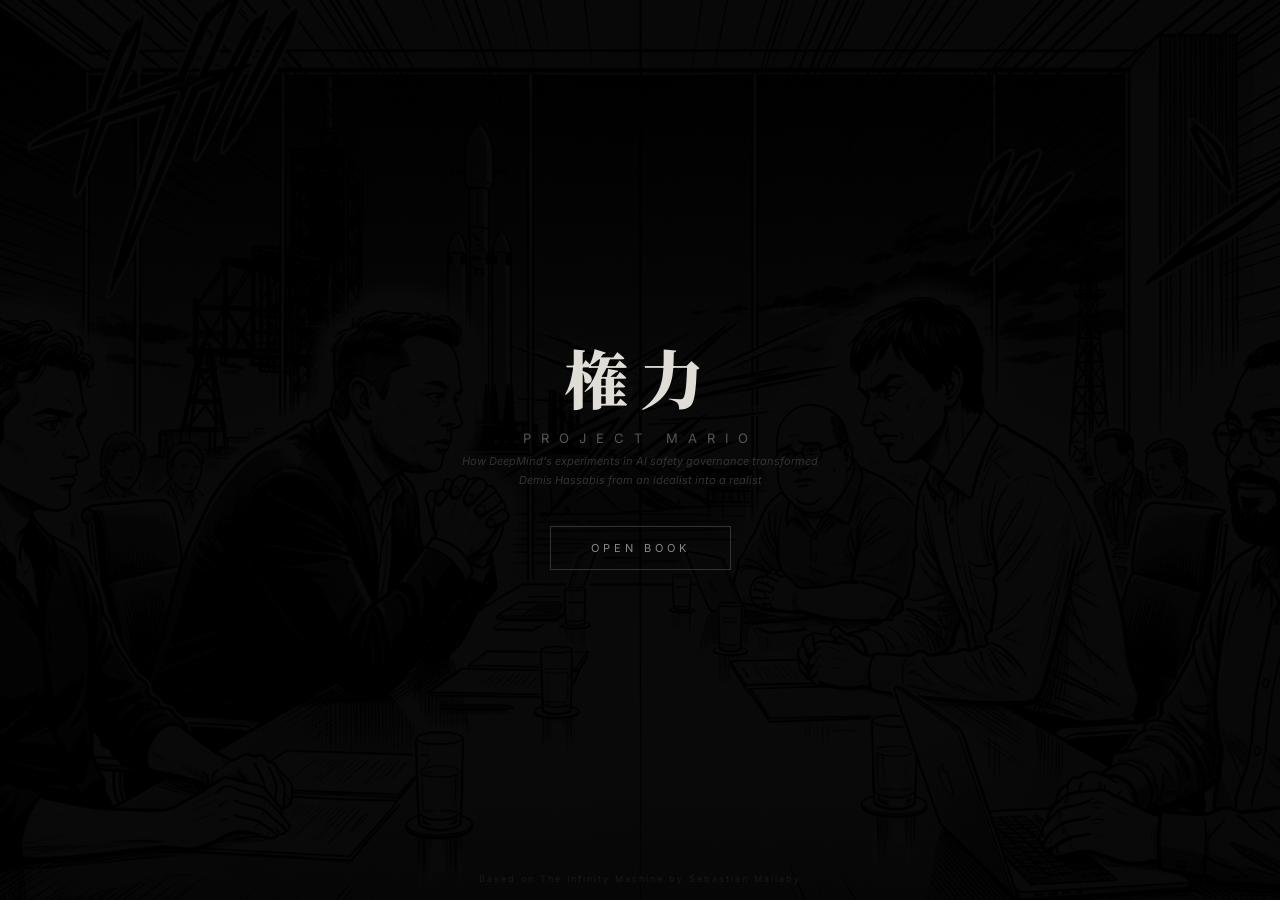
<file: _hidden/manga-experiment/project-mario/book.html>
<!DOCTYPE html>
<html lang="en">
<head>
  <meta charset="UTF-8">
  <meta name="viewport" content="width=device-width, initial-scale=1.0, user-scalable=no">
  <title>Project Mario — Manga Book</title>
  <link href="https://fonts.googleapis.com/css2?family=Noto+Serif+JP:wght@400;700;900&family=Inter:wght@300;400;600&display=swap" rel="stylesheet">
  <style>
    * { margin: 0; padding: 0; box-sizing: border-box; }

    body {
      background: #000;
      color: #ccc;
      font-family: 'Inter', sans-serif;
      height: 100vh;
      height: 100dvh;
      overflow: hidden;
      user-select: none;
      -webkit-user-select: none;
    }

    /* ---- COVER ---- */
    .cover {
      height: 100vh;
      height: 100dvh;
      display: flex;
      align-items: center;
      justify-content: center;
      position: relative;
      cursor: pointer;
    }

    .cover-bg {
      position: absolute;
      inset: 0;
      background: url('images/spacex-meeting.png') center/cover;
      opacity: 0.12;
      filter: contrast(1.4) brightness(0.3);
    }

    .cover-inner {
      position: relative;
      z-index: 2;
      text-align: center;
      padding: 0 24px;
    }

    .cover-jp {
      font-family: 'Noto Serif JP', serif;
      font-size: 64px;
      font-weight: 900;
      letter-spacing: 12px;
      color: #e0ddd6;
    }

    .cover-title {
      font-size: 13px;
      letter-spacing: 10px;
      text-transform: uppercase;
      color: #555;
      margin: 8px 0 6px;
    }

    .cover-sub {
      font-size: 11px;
      color: #333;
      line-height: 1.7;
      max-width: 360px;
      margin: 0 auto 36px;
      font-style: italic;
    }

    .cover-btn {
      border: 1px solid #333;
      background: transparent;
      color: #888;
      font-family: 'Inter', sans-serif;
      font-size: 11px;
      letter-spacing: 4px;
      text-transform: uppercase;
      padding: 14px 40px;
      cursor: pointer;
      transition: all 0.3s;
    }

    .cover-btn:hover { background: #e0ddd6; color: #000; }

    .cover-hint {
      position: absolute;
      bottom: 16px;
      font-size: 9px;
      color: #1a1a1a;
      letter-spacing: 2px;
    }

    /* ---- READER ---- */
    .reader {
      display: none;
      height: 100vh;
      height: 100dvh;
      position: relative;
    }

    .reader.on {
      display: flex;
      align-items: center;
      justify-content: center;
    }

    /* ---- PAGE ---- */
    .page-frame {
      width: 92vw;
      max-width: 520px;
      height: 90vh;
      height: 90dvh;
      max-height: 860px;
      background: #0a0a0a;
      border: 1px solid #151515;
      display: flex;
      flex-direction: column;
      overflow: hidden;
      transition: opacity 0.15s ease;
    }

    .page-frame.turning { opacity: 0; }

    /* Image area */
    .pg-img {
      flex: 1;
      overflow: hidden;
      position: relative;
      background: #080808;
      min-height: 0;
    }

    .pg-img img {
      width: 100%;
      height: 100%;
      object-fit: cover;
      display: block;
      filter: contrast(1.05);
    }

    /* Speech bubble on image */
    .pg-bub {
      position: absolute;
      background: #e8e6df;
      color: #111;
      border-radius: 14px;
      padding: 8px 14px;
      font-size: 11px;
      font-weight: 600;
      max-width: 180px;
      line-height: 1.4;
      box-shadow: 0 3px 12px rgba(0,0,0,0.6);
    }

    .pg-bub::after {
      content: '';
      position: absolute;
      bottom: -7px;
      left: 16px;
      border-left: 6px solid transparent;
      border-right: 6px solid transparent;
      border-top: 8px solid #e8e6df;
    }

    /* SFX on image */
    .pg-sfx {
      position: absolute;
      font-family: 'Noto Serif JP', serif;
      font-weight: 900;
      font-size: 44px;
      color: #fff;
      text-shadow: 2px 2px 0 #000, -1px -1px 0 #000;
      opacity: 0.8;
      transform: rotate(-8deg);
    }

    /* Caption strip below image */
    .pg-cap {
      flex-shrink: 0;
      padding: 14px 18px;
      background: #0a0a0a;
      border-top: 1px solid #151515;
      font-size: 12.5px;
      line-height: 1.8;
      color: #999;
      text-align: center;
    }

    .pg-cap em {
      color: #ddd;
      font-style: normal;
      font-weight: 600;
    }

    .pg-cap .red {
      color: #b44;
      font-weight: 600;
    }

    /* ---- TEXT-ONLY PAGES ---- */
    .pg-text {
      flex: 1;
      display: flex;
      flex-direction: column;
      align-items: center;
      justify-content: center;
      padding: 32px 28px;
      text-align: center;
    }

    .pg-act {
      font-size: 9px;
      letter-spacing: 5px;
      text-transform: uppercase;
      color: #333;
      margin-bottom: 6px;
    }

    .pg-ch {
      font-size: 9px;
      letter-spacing: 5px;
      text-transform: uppercase;
      color: #555;
      margin-bottom: 10px;
    }

    .pg-title {
      font-family: 'Noto Serif JP', serif;
      font-size: 24px;
      font-weight: 700;
      color: #ddd;
      line-height: 1.4;
      margin-bottom: 8px;
    }

    .pg-date {
      font-size: 10px;
      color: #333;
      letter-spacing: 2px;
    }

    .pg-narr {
      font-family: 'Noto Serif JP', serif;
      font-size: 15px;
      line-height: 2.2;
      color: #888;
      max-width: 380px;
    }

    .pg-narr em {
      color: #ddd;
      font-style: normal;
      font-weight: 700;
    }

    .pg-narr .red {
      color: #b44;
      font-weight: 700;
    }

    .pg-quote {
      border-left: 2px solid #1a1a1a;
      padding-left: 16px;
      text-align: left;
      max-width: 360px;
    }

    .pg-quote-text {
      font-family: 'Noto Serif JP', serif;
      font-size: 14px;
      font-style: italic;
      color: #777;
      line-height: 1.9;
    }

    .pg-quote-text em {
      color: #bbb;
      font-style: normal;
      font-weight: 600;
    }

    .pg-quote-attr {
      font-size: 9px;
      color: #333;
      margin-top: 8px;
      letter-spacing: 1px;
    }

    /* Ending */
    .pg-ending {
      flex: 1;
      display: flex;
      flex-direction: column;
      align-items: center;
      justify-content: center;
      padding: 32px 24px;
      text-align: center;
    }

    .end-rule {
      width: 30px;
      height: 1px;
      background: #1a1a1a;
      margin-bottom: 24px;
    }

    .end-body {
      font-family: 'Noto Serif JP', serif;
      font-size: 14px;
      color: #555;
      line-height: 2.2;
    }

    .end-body em {
      color: #888;
      font-style: normal;
      font-weight: 600;
    }

    .end-kanji {
      font-family: 'Noto Serif JP', serif;
      font-size: 28px;
      color: #222;
      margin-top: 30px;
      letter-spacing: 6px;
    }

    .end-attr {
      font-size: 9px;
      color: #1a1a1a;
      margin-top: 36px;
      letter-spacing: 2px;
      text-transform: uppercase;
      line-height: 2;
    }

    /* ---- PAGE NUMBER ---- */
    .pg-num {
      position: absolute;
      bottom: 6px;
      right: 10px;
      font-size: 9px;
      color: #222;
      z-index: 10;
    }

    /* ---- NAV ---- */
    .nav-left, .nav-right {
      position: absolute;
      top: 0;
      height: 100%;
      width: 28%;
      z-index: 20;
      cursor: pointer;
    }

    .nav-left { left: 0; }
    .nav-right { right: 0; }

    .nav-bar {
      position: absolute;
      bottom: 8px;
      left: 50%;
      transform: translateX(-50%);
      display: flex;
      align-items: center;
      gap: 14px;
      z-index: 30;
    }

    .nav-btn {
      width: 30px;
      height: 30px;
      border: 1px solid #1a1a1a;
      border-radius: 50%;
      background: rgba(0,0,0,0.7);
      color: #444;
      font-size: 11px;
      display: flex;
      align-items: center;
      justify-content: center;
      cursor: pointer;
      transition: all 0.2s;
    }

    .nav-btn:hover { border-color: #444; color: #aaa; }
    .nav-btn.off { opacity: 0.15; pointer-events: none; }

    .nav-ct {
      font-size: 9px;
      color: #222;
      letter-spacing: 3px;
    }

    /* ---- RESPONSIVE ---- */
    @media (max-width: 540px) {
      .page-frame {
        width: 100vw;
        max-width: 100vw;
        height: 100vh;
        height: 100dvh;
        max-height: none;
        border: none;
      }

      .pg-cap { padding: 12px 16px; font-size: 12px; }
      .pg-title { font-size: 21px; }
      .pg-narr { font-size: 14px; }
      .pg-text { padding: 28px 20px; }
      .nav-left, .nav-right { width: 30%; }
      .cover-jp { font-size: 48px; letter-spacing: 8px; }
    }
  </style>
</head>
<body>

  <div class="cover" id="cover" onclick="startBook()">
    <div class="cover-bg"></div>
    <div class="cover-inner">
      <div class="cover-jp">権力</div>
      <div class="cover-title">Project Mario</div>
      <div class="cover-sub">How DeepMind's experiments in AI safety governance transformed Demis Hassabis from an idealist into a realist</div>
      <button class="cover-btn">Open Book</button>
    </div>
    <div class="cover-hint">Based on The Infinity Machine by Sebastian Mallaby</div>
  </div>

  <div class="reader" id="reader">
    <div class="nav-left" onclick="prev()"></div>
    <div class="nav-right" onclick="next()"></div>
    <div class="page-frame" id="page"></div>
    <div class="nav-bar">
      <div class="nav-btn" id="bp" onclick="prev()">&#9664;</div>
      <div class="nav-ct" id="ct"></div>
      <div class="nav-btn" id="bn" onclick="next()">&#9654;</div>
    </div>
  </div>

  <script>
    const I = 'images/';
    const pages = [

      // ===== ACT I: THE DREAM =====
      { type: 'text', act: 'Act I', ch: 'Prologue', title: 'The Dream', date: '2009' },

      { type: 'img', src: I+'legg-lecture.png',
        cap: 'Shane Legg warned that superintelligent computers could <em>subjugate or annihilate</em> humans. In the audience, Demis Hassabis gripped the armrest. They would found DeepMind together.' },

      { type: 'text', ch: 'Chapter 01', title: 'The First Meeting', date: 'SpaceX \u2014 August 2015' },

      { type: 'img', src: I+'spacex-meeting.png',
        cap: 'The world\u2019s first AGI safety board. Musk hosted. Larry Page, Reid Hoffman, Hassabis, Suleyman attended.' },

      { type: 'text', narr: 'The meeting produced <em>no agreements</em>. No conclusions.<br><br>Personal tensions \u2014 especially between Musk and Larry Page \u2014 overwhelmed the discussion.<br><br>Worse, Musk used what he learned to found <em>OpenAI</em> as a direct rival.' },

      // ===== ACT II: THE FIGHT =====
      { type: 'text', act: 'Act II', ch: 'Chapter 02', title: 'Project Mario', date: 'London \u2014 2016' },

      { type: 'img', src: I+'pub-plotting.png',
        cap: 'Every Sunday evening. Mint tea. No alcohol. Two North London boys \u2014 one Greek-Cypriot, one Bangladeshi \u2014 planning to reshape <em>the future of intelligence</em>.' },

      { type: 'img', src: I+'hedge-fund.png',
        cap: 'Hassabis\u2019s secret: 20 researchers training trading algorithms. He wanted to beat Jim Simons. <em>Google quietly shut it down.</em>' },

      { type: 'text', ch: 'Chapter 03', title: 'The Bad Cop', date: 'London \u2014 November 2016' },

      { type: 'img', src: I+'drummond-arrives.png',
        cap: 'Google\u2019s chief legal officer arrived in London. <em>\u201CEveryone is in agreement on safety. But regarding the spin-out\u2026 there are concerns.\u201D</em>',
        bub: { text: 'There are concerns.', top: '12px', right: '12px' } },

      { type: 'text', narr: 'Pichai revealed the steelier side of his personality.<br><br>AI was destined to become <em>strategically important</em> to Google\u2019s flagship products.<br><br>He would not let it go.' },

      { type: 'text', ch: 'Chapter 04', title: 'Plan B', date: 'Late 2016' },

      { type: 'img', src: I+'war-room.png',
        cap: 'Suleyman assembled lawyers, strategists, and bankers. The plan: <em>$5 billion</em> in outside pledges. If Google refused governance \u2014 they would walk out.' },

      { type: 'text', quote: { text: '\u201CIt was open to Alphabet to just say: back in your boxes, boys, <em>we own you</em>, you\u2019ll do what we say.\u201D', attr: '\u2014 One of DeepMind\u2019s advisers' } },

      { type: 'text', ch: 'Chapter 05', title: 'One Billion Dollars', date: 'Asilomar, California \u2014 January 2017' },

      { type: 'img', src: I+'asilomar-hotel.png',
        cap: 'The Asilomar Hotel. Half a century earlier, it laid ground rules for genetic research. Now, after <em>AlphaGo\u2019s</em> shock victory, it was AI\u2019s turn.' },

      { type: 'img', src: I+'hoffman-billion.png',
        cap: 'Reid Hoffman committed <em>$1 billion</em> \u2014 more than a quarter of his wealth. 100\u00D7 more than he pledged to OpenAI.' },

      { type: 'text', quote: { text: '\u201CI didn\u2019t tell Sam. I didn\u2019t tell Greylock.<br><em>Billionaires answer to nobody.</em>\u201D', attr: '\u2014 Reid Hoffman' } },

      { type: 'text', ch: 'Chapter 06', title: 'The Vegetarian Curry', date: 'Silicon Valley \u2014 January 2017' },

      { type: 'img', src: I+'pichai-dinner.png',
        cap: 'Pichai served a vegetarian curry and <em>a tasty proposal</em>. What if DeepMind splits in two? Perhaps hoping to drive a wedge between them.',
        bub: { text: 'What if it splits in two?', top: '10px', left: '10px' } },

      { type: 'img', src: I+'airport-exhaustion.png',
        cap: 'Every few weeks, the <em>11-hour flight</em> from London to San Francisco. Another meeting. Then back to re-scramble their body clocks.' },

      { type: 'text', narr: 'That summer, the <em>transformer paper</em> appeared. Hassabis was less alert to its potential than he might have been.' },

      // ===== AVIEMORE =====
      { type: 'text', ch: 'Chapter 07', title: 'The Enchanted Forest', date: 'Scottish Highlands \u2014 June 2017' },

      { type: 'img', src: I+'scotland-jets.png',
        cap: '500 employees. Two chartered jets. A resort near the royal castle of Balmoral. The banquet hall decked out like <em>Narnia</em>.' },

      { type: 'img', src: I+'aviemore-reveal.png',
        cap: '<em>\u201CDeepMind: A Global Interest Company.\u201D</em> Two boxes. One dotted line. 500 people stared in silence.',
        sfx: { text: '\u885D\u6483', top: '8px', left: '14px' } },

      { type: 'text', narr: 'Ten days later, Google sent back its position.<br><br><span class="red">Red lines all over it.</span><br><br>That same week, Ilya Sutskever leapt out of his chair. He had just read the <em>transformer paper</em>.' },

      // ===== ACT III: THE PARALLEL WAR =====
      { type: 'text', act: 'Act III', ch: 'Chapter 08', title: 'The Mirror War', date: 'OpenAI \u2014 2017\u20132018' },

      { type: 'text', quote: { text: '\u201CYou are concerned that Demis could create an <em>AGI dictatorship</em>. So it is a bad idea to create a structure where you could become a dictator.\u201D', attr: '\u2014 Ilya Sutskever, email to Elon Musk' } },

      { type: 'img', src: I+'musk-3am.png',
        cap: '3:52 AM. <em>\u201COpenAI is on a path of certain failure relative to Google. Tesla is the only path.\u201D</em>' },

      { type: 'img', src: I+'musk-rage.png',
        cap: 'An intern asked if speed might be reckless. <em>\u201CYou\u2019re a jackass!\u201D</em> Musk stormed out. He never came back.',
        bub: { text: 'You\u2019re a jackass!', bottom: '80px', left: '12px' } },

      { type: 'text', quote: { text: '\u201COur biggest tool is the moral high ground. <em>It doesn\u2019t matter who wins if everyone dies.</em>\u201D', attr: '\u2014 Greg Brockman' } },

      { type: 'text', ch: 'Chapter 09', title: 'The Unraveling', date: '2018' },

      { type: 'img', src: I+'alphabet-board.png',
        cap: '<em>\u201CAn unprecedented technology requires an unprecedented structure.\u201D</em> Putin: \u201CThe leader in AI will be ruler of the world.\u201D' },

      { type: 'img', src: I+'term-sheet.png',
        cap: 'Google signed a term sheet. <em>$15 billion</em> guaranteed over a decade. After two years of negotiations, it seemed like victory.' },

      { type: 'text', narr: 'Then Apple poached a senior executive. Jeff Dean was promoted. The space in the org chart that Suleyman would occupy \u2014 <em>eliminated</em>.<br><br>Everything collapsed.' },

      // ===== ACT IV: THE FALL =====
      { type: 'text', act: 'Act IV', ch: 'Chapter 10', title: 'Coal Drops Yard', date: 'London \u2014 2019' },

      { type: 'text', narr: 'Hassabis liked to say the worst thing in the world was to <em>control someone</em>.<br><br>But his hatred of domination ran the other way too: he was determined not to <em>be dominated</em>.' },

      { type: 'img', src: I+'coal-drops-yard.png',
        cap: 'Two hours to decide. He paced through the rain at Coal Drops Yard. He called Marilyn \u2014 not a lawyer. He walked back in. <em>He accepted the charges.</em>' },

      { type: 'text', ch: 'Chapter 11', title: 'Placed on Leave', date: 'August 21, 2019' },

      { type: 'img', src: I+'french-beach.png',
        cap: 'DeepMind\u2019s comms director was on a French beach. Her phone rang. Bloomberg would publish in <em>one hour</em>.' },

      { type: 'img', src: I+'bloomberg-hit.png',
        cap: 'A message on his screen in Mountain View. He put his face in his hands and <em>walked out</em>.' },

      { type: 'text', quote: { text: '\u201CNobody said let him burn. There just wasn\u2019t a plan, and they were <em>caught with their pants down</em>.\u201D', attr: '\u2014 A DeepMind colleague' } },

      { type: 'img', src: I+'prince-no-court.png',
        cap: 'Google made him a Vice President. He moved to California. <em>A prince without a court.</em> He was not allowed to manage others.' },

      // ===== ACT V: THE VERDICT =====
      { type: 'text', act: 'Act V', ch: 'Chapter 12', title: 'Idealist to Realist', date: '2024\u20132025' },

      { type: 'img', src: I+'two-paths.png',
        cap: 'Hassabis: CEO of <em>Google DeepMind</em>. Suleyman: CEO of <em>Microsoft AI</em>. Two North Londoners. Two tech giants. Bitter memories.' },

      { type: 'text', quote: { text: '\u201CSafety isn\u2019t about governance structures. Even if you have a board, it probably wouldn\u2019t do the right thing <em>when it came to the crunch</em>.\u201D', attr: '\u2014 Demis Hassabis' } },

      { type: 'img', src: I+'idealist-realist.png',
        cap: '<em>\u201CYou have to move from idealist to realist, but hopefully still with your values.\u201D</em>' },

      { type: 'text', quote: { text: '\u201CTake the energy going into the trustless negotiation and put it into creating <em>real trust</em>. You can\u2019t just talk about trust. You have to earn it.\u201D', attr: '\u2014 Demis Hassabis' } },

      // ENDING
      { type: 'ending' }
    ];

    let cur = 0;

    function startBook() {
      document.getElementById('cover').style.display = 'none';
      document.getElementById('reader').classList.add('on');
      cur = 0;
      render();
    }

    function render() {
      const el = document.getElementById('page');
      const d = pages[cur];
      let html = '';

      if (d.type === 'img') {
        html += '<div class="pg-img">';
        html += `<img src="${d.src}" alt="">`;
        if (d.bub) {
          const s = Object.entries(d.bub).filter(([k])=>k!=='text').map(([k,v])=>`${k}:${v}`).join(';');
          html += `<div class="pg-bub" style="${s}">${d.bub.text}</div>`;
        }
        if (d.sfx) {
          const s = Object.entries(d.sfx).filter(([k])=>k!=='text').map(([k,v])=>`${k}:${v}`).join(';');
          html += `<div class="pg-sfx" style="${s}">${d.sfx.text}</div>`;
        }
        html += '</div>';
        if (d.cap) html += `<div class="pg-cap">${d.cap}</div>`;
      }

      else if (d.type === 'text') {
        html += '<div class="pg-text">';
        if (d.act) html += `<div class="pg-act">${d.act}</div>`;
        if (d.ch) html += `<div class="pg-ch">${d.ch}</div>`;
        if (d.title) html += `<div class="pg-title">${d.title}</div>`;
        if (d.date) html += `<div class="pg-date">${d.date}</div>`;
        if (d.narr) html += `<div class="pg-narr">${d.narr}</div>`;
        if (d.quote) {
          html += '<div class="pg-quote">';
          html += `<div class="pg-quote-text">${d.quote.text}</div>`;
          if (d.quote.attr) html += `<div class="pg-quote-attr">${d.quote.attr}</div>`;
          html += '</div>';
        }
        html += '</div>';
      }

      else if (d.type === 'ending') {
        html += '<div class="pg-ending">';
        html += '<div class="end-rule"></div>';
        html += '<div class="end-body">They had promised their technology<br>would never be used<br>for weapons or surveillance.<br><br>By 2025, both companies were eager<br>to supply AI to the<br><em>national security complex</em>.<br><br>A flimsy scaffolding of reassurance<br>to an alarmed world.<br><br>But perhaps the best<br>comfort available.</div>';
        html += '<div class="end-kanji">\u7D42</div>';
        html += '<div class="end-attr">Based on The Infinity Machine<br>by Sebastian Mallaby</div>';
        html += '</div>';
      }

      html += `<div class="pg-num">${cur + 1}</div>`;
      el.innerHTML = html;
      updateNav();
    }

    function next() {
      if (cur >= pages.length - 1) return;
      cur++;
      turn();
    }

    function prev() {
      if (cur <= 0) return;
      cur--;
      turn();
    }

    function turn() {
      const el = document.getElementById('page');
      el.classList.add('turning');
      setTimeout(() => { render(); el.classList.remove('turning'); }, 150);
    }

    function updateNav() {
      document.getElementById('ct').textContent = `${cur + 1} / ${pages.length}`;
      document.getElementById('bp').className = 'nav-btn' + (cur === 0 ? ' off' : '');
      document.getElementById('bn').className = 'nav-btn' + (cur === pages.length - 1 ? ' off' : '');
    }

    document.addEventListener('keydown', e => {
      if (document.getElementById('cover').style.display !== 'none') {
        if (e.key === 'Enter' || e.key === ' ') startBook();
        return;
      }
      if (e.key === 'ArrowRight' || e.key === ' ') next();
      if (e.key === 'ArrowLeft') prev();
    });

    let tx = 0;
    document.addEventListener('touchstart', e => { tx = e.touches[0].clientX; }, { passive: true });
    document.addEventListener('touchend', e => {
      const d = e.changedTouches[0].clientX - tx;
      if (Math.abs(d) > 50) { d < 0 ? next() : prev(); }
    }, { passive: true });
  </script>

</body>
</html>
</file>
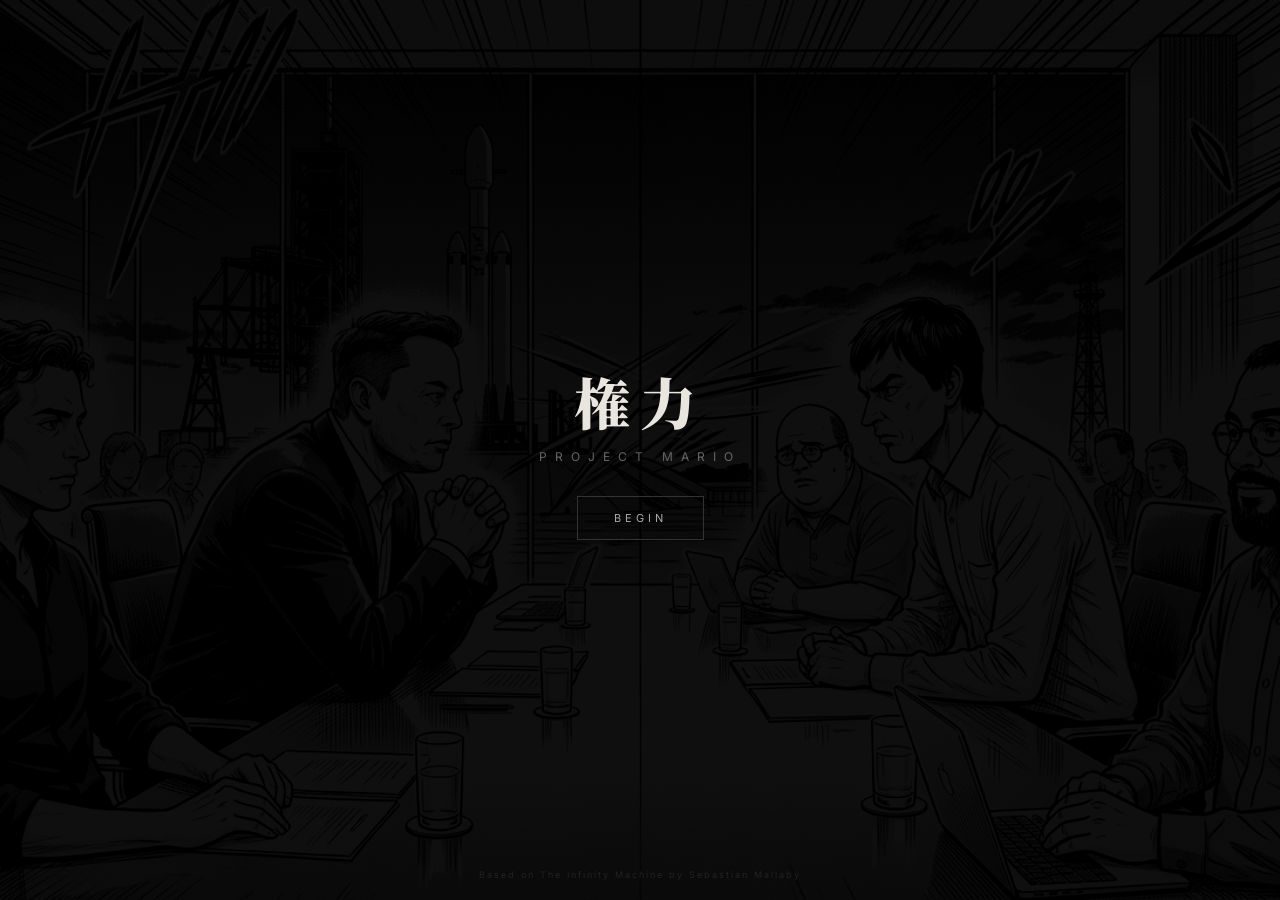
<file: _hidden/manga-experiment/project-mario/mobile.html>
<!DOCTYPE html>
<html lang="en">
<head>
  <meta charset="UTF-8">
  <meta name="viewport" content="width=device-width, initial-scale=1.0, user-scalable=no">
  <title>Project Mario — Visual Manga</title>
  <link href="https://fonts.googleapis.com/css2?family=Noto+Serif+JP:wght@400;700;900&family=Inter:wght@300;400;600&display=swap" rel="stylesheet">
  <style>
    * { margin: 0; padding: 0; box-sizing: border-box; }

    body {
      background: #000;
      color: #ddd;
      font-family: 'Inter', sans-serif;
      overflow-x: hidden;
      -webkit-font-smoothing: antialiased;
    }

    /* ---- COVER ---- */
    .cover {
      height: 100vh;
      height: 100dvh;
      display: flex;
      flex-direction: column;
      align-items: center;
      justify-content: center;
      position: relative;
      cursor: pointer;
    }

    .cover-bg {
      position: absolute;
      inset: 0;
      background: url('images/spacex-meeting.png') center/cover;
      opacity: 0.15;
      filter: contrast(1.3) brightness(0.4);
    }

    .cover-inner {
      position: relative;
      z-index: 2;
      text-align: center;
      padding: 0 24px;
    }

    .cover-jp {
      font-family: 'Noto Serif JP', serif;
      font-size: 56px;
      font-weight: 900;
      letter-spacing: 10px;
      color: #e8e6df;
    }

    .cover-title {
      font-size: 12px;
      letter-spacing: 8px;
      text-transform: uppercase;
      color: #666;
      margin: 8px 0 32px;
    }

    .cover-btn {
      border: 1px solid #333;
      background: transparent;
      color: #aaa;
      font-size: 11px;
      letter-spacing: 4px;
      text-transform: uppercase;
      padding: 14px 36px;
      font-family: 'Inter', sans-serif;
      cursor: pointer;
    }

    .cover-attr {
      position: absolute;
      bottom: 20px;
      font-size: 9px;
      color: #222;
      letter-spacing: 2px;
    }

    /* ---- MANGA SCROLL ---- */
    .manga {
      display: none;
      max-width: 600px;
      margin: 0 auto;
    }

    .manga.on { display: block; }

    /* ---- FRAME: each scroll stop ---- */
    .f {
      width: 100%;
      opacity: 0;
      transform: translateY(20px);
      transition: opacity 0.6s ease, transform 0.6s ease;
    }

    .f.v {
      opacity: 1;
      transform: translateY(0);
    }

    /* ---- IMAGE PANELS ---- */
    .p {
      width: 100%;
      position: relative;
      overflow: hidden;
      background: #0a0a0a;
    }

    .p img {
      width: 100%;
      display: block;
      filter: contrast(1.08);
    }

    /* Overlay caption: short text ON the image */
    .cap {
      position: absolute;
      bottom: 0;
      left: 0;
      right: 0;
      padding: 40px 20px 16px;
      background: linear-gradient(transparent, rgba(0,0,0,0.85));
      font-family: 'Noto Serif JP', serif;
      font-size: 13px;
      color: #ccc;
      line-height: 1.7;
      text-align: center;
    }

    .cap em {
      color: #fff;
      font-style: normal;
      font-weight: 700;
    }

    .cap .red {
      color: #c44;
      font-weight: 700;
    }

    /* Top caption */
    .cap-top {
      bottom: auto;
      top: 0;
      padding: 16px 20px 40px;
      background: linear-gradient(rgba(0,0,0,0.85), transparent);
    }

    /* Speech bubble */
    .bub {
      position: absolute;
      background: #e8e6df;
      color: #111;
      border-radius: 14px;
      padding: 10px 16px;
      font-size: 12px;
      font-weight: 600;
      max-width: 200px;
      line-height: 1.4;
      box-shadow: 0 3px 12px rgba(0,0,0,0.5);
    }

    .bub::after {
      content: '';
      position: absolute;
      bottom: -7px;
      left: 18px;
      border-left: 7px solid transparent;
      border-right: 7px solid transparent;
      border-top: 8px solid #e8e6df;
    }

    /* SFX */
    .sx {
      position: absolute;
      font-family: 'Noto Serif JP', serif;
      font-weight: 900;
      font-size: 48px;
      color: #fff;
      text-shadow: 2px 2px 0 #000, -1px -1px 0 #000;
      opacity: 0.8;
      transform: rotate(-8deg);
    }

    /* ---- TEXT BREAKERS (minimal) ---- */
    .txt {
      padding: 48px 24px;
      text-align: center;
    }

    .txt-ch {
      font-size: 9px;
      letter-spacing: 5px;
      text-transform: uppercase;
      color: #444;
      margin-bottom: 8px;
    }

    .txt-title {
      font-family: 'Noto Serif JP', serif;
      font-size: 22px;
      font-weight: 700;
      color: #ddd;
      margin-bottom: 6px;
    }

    .txt-date {
      font-size: 10px;
      color: #333;
      letter-spacing: 2px;
    }

    /* Quote breaker */
    .qt {
      padding: 32px 28px;
      text-align: center;
    }

    .qt-text {
      font-family: 'Noto Serif JP', serif;
      font-size: 15px;
      font-style: italic;
      color: #888;
      line-height: 1.9;
    }

    .qt-text em {
      color: #ccc;
      font-style: normal;
      font-weight: 700;
    }

    .qt-attr {
      font-size: 10px;
      color: #333;
      margin-top: 10px;
      letter-spacing: 1px;
    }

    /* Divider dot */
    .dot {
      text-align: center;
      padding: 28px 0;
      color: #1a1a1a;
      font-size: 14px;
      letter-spacing: 12px;
    }

    /* ---- ENDING ---- */
    .end {
      padding: 60px 28px 100px;
      text-align: center;
    }

    .end-rule {
      width: 30px;
      height: 1px;
      background: #222;
      margin: 0 auto 24px;
    }

    .end-text {
      font-family: 'Noto Serif JP', serif;
      font-size: 14px;
      color: #555;
      line-height: 2.2;
    }

    .end-text em {
      color: #888;
      font-style: normal;
      font-weight: 600;
    }

    .end-kanji {
      font-family: 'Noto Serif JP', serif;
      font-size: 28px;
      color: #222;
      margin-top: 32px;
      letter-spacing: 6px;
    }

    .end-credit {
      font-size: 9px;
      color: #1a1a1a;
      margin-top: 40px;
      letter-spacing: 2px;
      text-transform: uppercase;
      line-height: 2;
    }

    /* ---- RESPONSIVE ---- */
    @media (min-width: 601px) {
      .manga { padding: 0 20px; }
      .p { border-radius: 2px; margin-bottom: 2px; }
    }
  </style>
</head>
<body>

  <div class="cover" id="cover" onclick="go()">
    <div class="cover-bg"></div>
    <div class="cover-inner">
      <div class="cover-jp">権力</div>
      <div class="cover-title">Project Mario</div>
      <button class="cover-btn">Begin</button>
    </div>
    <div class="cover-attr">Based on The Infinity Machine by Sebastian Mallaby</div>
  </div>

  <div class="manga" id="m">

    <!-- PROLOGUE -->
    <div class="f txt">
      <div class="txt-ch">Prologue</div>
      <div class="txt-title">2009</div>
      <div class="txt-date">London</div>
    </div>

    <div class="f"><div class="p">
      <img src="images/legg-lecture.png" alt="The 2009 lecture">
      <div class="cap">Shane Legg warned that superintelligent AI could <em>subjugate or annihilate</em> humans. In the audience, Demis Hassabis gripped the armrest.</div>
    </div></div>

    <div class="f dot">&#9670;</div>

    <!-- CH 1 -->
    <div class="f txt">
      <div class="txt-ch">Chapter 01</div>
      <div class="txt-title">The First Meeting</div>
      <div class="txt-date">SpaceX &mdash; August 2015</div>
    </div>

    <div class="f"><div class="p">
      <img src="images/spacex-meeting.png" alt="SpaceX boardroom">
      <div class="cap">The world's first AGI safety board. Musk hosted. Page, Hoffman, Hassabis attended. The meeting produced <em>no agreements</em>.</div>
    </div></div>

    <div class="f qt">
      <div class="qt-text">Musk used what he learned about DeepMind's progress to found <em>OpenAI</em> as a direct rival.</div>
    </div>

    <div class="f dot">&#9670;</div>

    <!-- CH 2 -->
    <div class="f txt">
      <div class="txt-ch">Chapter 02</div>
      <div class="txt-title">Project Mario</div>
      <div class="txt-date">London &mdash; 2016</div>
    </div>

    <div class="f"><div class="p">
      <img src="images/pub-plotting.png" alt="Hassabis and Suleyman at the pub">
      <div class="cap">Every Sunday evening. Mint tea. No alcohol. Two North London boys planning to reshape the future of <em>intelligence itself</em>.</div>
    </div></div>

    <div class="f"><div class="p">
      <img src="images/hedge-fund.png" alt="Secret hedge fund">
      <div class="cap">Hassabis's secret: 20 researchers training high-frequency trading algorithms. He wanted to beat <em>Jim Simons</em>. Google quietly shut it down.</div>
    </div></div>

    <div class="f dot">&#9670;</div>

    <!-- CH 3 -->
    <div class="f txt">
      <div class="txt-ch">Chapter 03</div>
      <div class="txt-title">The Bad Cop</div>
      <div class="txt-date">London &mdash; November 2016</div>
    </div>

    <div class="f"><div class="p">
      <img src="images/drummond-arrives.png" alt="Drummond arrives">
      <div class="cap">Google's chief legal officer arrived in London. <em>"Everyone is in agreement on safety. But regarding the spin-out... there are concerns."</em></div>
    </div></div>

    <div class="f qt">
      <div class="qt-text">Pichai revealed the steelier side of his personality. AI was <em>strategically important</em> to Google. He would not let it go.</div>
    </div>

    <div class="f dot">&#9670;</div>

    <!-- CH 4 -->
    <div class="f txt">
      <div class="txt-ch">Chapter 04</div>
      <div class="txt-title">Plan B</div>
      <div class="txt-date">Late 2016</div>
    </div>

    <div class="f"><div class="p">
      <img src="images/war-room.png" alt="Lawyers war room">
      <div class="cap">Suleyman assembled lawyers, strategists, and bankers. The plan: <em>$5 billion</em> in outside pledges. If Google refused governance &mdash; they would walk out.</div>
    </div></div>

    <div class="f qt">
      <div class="qt-text">"It was open to Alphabet to just say: back in your boxes, boys, <em>we own you</em>."</div>
      <div class="qt-attr">&mdash; One of DeepMind's advisers</div>
    </div>

    <div class="f dot">&#9670;</div>

    <!-- CH 5 -->
    <div class="f txt">
      <div class="txt-ch">Chapter 05</div>
      <div class="txt-title">One Billion Dollars</div>
      <div class="txt-date">Asilomar, California &mdash; January 2017</div>
    </div>

    <div class="f"><div class="p">
      <img src="images/asilomar-hotel.png" alt="Asilomar Hotel">
      <div class="cap">A serene seaside refuge on the Monterey Peninsula. Half a century earlier, it laid ground rules for genetic research. Now it was <em>AI's turn</em>.</div>
    </div></div>

    <div class="f"><div class="p">
      <img src="images/hoffman-billion.png" alt="Hoffman writes 1 billion on napkin">
      <div class="cap">Reid Hoffman committed <em>$1 billion</em> &mdash; more than a quarter of his wealth. 100x more than he pledged to OpenAI.</div>
    </div></div>

    <div class="f qt">
      <div class="qt-text">"I didn't tell Sam. I didn't tell Greylock. <em>Billionaires answer to nobody.</em>"</div>
      <div class="qt-attr">&mdash; Reid Hoffman</div>
    </div>

    <div class="f dot">&#9670;</div>

    <!-- CH 6 -->
    <div class="f txt">
      <div class="txt-ch">Chapter 06</div>
      <div class="txt-title">The Vegetarian Curry</div>
      <div class="txt-date">Silicon Valley &mdash; January 2017</div>
    </div>

    <div class="f"><div class="p">
      <img src="images/pichai-dinner.png" alt="Pichai serves curry">
      <div class="bub" style="top: 12px; left: 12px;">What if DeepMind splits in two?</div>
      <div class="cap">Pichai served a vegetarian curry and <em>a tasty proposal</em>. Perhaps hoping to drive a wedge between them.</div>
    </div></div>

    <div class="f"><div class="p">
      <img src="images/airport-exhaustion.png" alt="Exhausted at the airport">
      <div class="cap">Every few weeks, the <em>11-hour flight</em> from London to San Francisco. Another meeting. Then back to re-scramble their body clocks.</div>
    </div></div>

    <div class="f qt">
      <div class="qt-text">That summer, the <em>transformer paper</em> appeared. Hassabis was less alert to its potential than he might have been.</div>
    </div>

    <div class="f dot">&#9670;</div>

    <!-- CH 7 -->
    <div class="f txt">
      <div class="txt-ch">Chapter 07</div>
      <div class="txt-title">The Enchanted Forest</div>
      <div class="txt-date">Scottish Highlands &mdash; June 2017</div>
    </div>

    <div class="f"><div class="p">
      <img src="images/scotland-jets.png" alt="Jets over Scotland">
      <div class="cap">500 employees. Two chartered jets. A resort near the royal castle of Balmoral. The hall decked out like <em>Narnia</em>.</div>
    </div></div>

    <div class="f"><div class="p">
      <img src="images/aviemore-reveal.png" alt="The Aviemore reveal">
      <div class="sx" style="top: 10px; left: 16px;">衝撃</div>
      <div class="cap"><em>"DeepMind: A Global Interest Company."</em> Two boxes. One dotted line. 500 people stared in silence.</div>
    </div></div>

    <div class="f qt">
      <div class="qt-text">Ten days later, Google sent back its position. <span class="red">Red lines all over it.</span></div>
    </div>

    <div class="f dot">&#9670;</div>

    <!-- CH 8 -->
    <div class="f txt">
      <div class="txt-ch">Chapter 08</div>
      <div class="txt-title">The Mirror War</div>
      <div class="txt-date">OpenAI &mdash; 2017&ndash;2018</div>
    </div>

    <div class="f qt">
      <div class="qt-text">"You are concerned that Demis could create an <em>AGI dictatorship</em>. So it is a bad idea to create a structure where you could become a dictator."</div>
      <div class="qt-attr">&mdash; Ilya Sutskever to Elon Musk</div>
    </div>

    <div class="f"><div class="p">
      <img src="images/musk-3am.png" alt="Musk at 3:52 AM">
      <div class="cap-top cap">3:52 AM. <em>"OpenAI is on a path of certain failure relative to Google. Tesla is the only path."</em></div>
    </div></div>

    <div class="f"><div class="p">
      <img src="images/musk-rage.png" alt="Musk storms out">
      <div class="bub" style="bottom: 16px; left: 14px;">You're a jackass!</div>
      <div class="cap-top cap">An intern asked if speed might be reckless. Musk stormed out. <em>He never came back.</em></div>
    </div></div>

    <div class="f qt">
      <div class="qt-text">"Our biggest tool is the moral high ground. <em>It doesn't matter who wins if everyone dies.</em>"</div>
      <div class="qt-attr">&mdash; Greg Brockman</div>
    </div>

    <div class="f dot">&#9670;</div>

    <!-- CH 9 -->
    <div class="f txt">
      <div class="txt-ch">Chapter 09</div>
      <div class="txt-title">The Unraveling</div>
      <div class="txt-date">2018</div>
    </div>

    <div class="f"><div class="p">
      <img src="images/alphabet-board.png" alt="Alphabet board presentation">
      <div class="cap"><em>"An unprecedented technology requires an unprecedented structure."</em> Putin: "The leader in AI will be ruler of the world."</div>
    </div></div>

    <div class="f"><div class="p">
      <img src="images/term-sheet.png" alt="$15B term sheet">
      <div class="cap">Google signed a term sheet. <em>$15 billion</em> guaranteed over a decade. It seemed like victory.</div>
    </div></div>

    <div class="f qt">
      <div class="qt-text">Then Apple poached a senior executive. Jeff Dean was promoted. The space in the org chart &mdash; <em>eliminated</em>.</div>
    </div>

    <div class="f qt">
      <div class="qt-text">"He was up the cloud in a banana."</div>
      <div class="qt-attr">&mdash; A colleague on Suleyman</div>
    </div>

    <div class="f dot">&#9670;</div>

    <!-- CH 10 -->
    <div class="f txt">
      <div class="txt-ch">Chapter 10</div>
      <div class="txt-title">Coal Drops Yard</div>
      <div class="txt-date">King's Cross, London &mdash; 2019</div>
    </div>

    <div class="f qt">
      <div class="qt-text">Hassabis liked to say the worst thing in the world was to <em>control someone</em>. But his hatred of domination ran the other way too: he was determined not to <em>be dominated</em>.</div>
    </div>

    <div class="f"><div class="p">
      <img src="images/coal-drops-yard.png" alt="Suleyman in the rain">
      <div class="cap">Two hours to decide. He paced through the rain. He called Marilyn &mdash; not a lawyer. He walked back in. <em>He accepted the charges.</em></div>
    </div></div>

    <div class="f dot">&#9670;</div>

    <!-- CH 11 -->
    <div class="f txt">
      <div class="txt-ch">Chapter 11</div>
      <div class="txt-title">Placed on Leave</div>
      <div class="txt-date">August 21, 2019</div>
    </div>

    <div class="f"><div class="p">
      <img src="images/french-beach.png" alt="French beach phone call">
      <div class="cap">DeepMind's comms director was on a French beach. Her phone rang. Bloomberg would publish in <em>one hour</em>.</div>
    </div></div>

    <div class="f"><div class="p">
      <img src="images/bloomberg-hit.png" alt="Face in hands">
      <div class="cap">A message popped up on his screen. He put his face in his hands and <em>walked out</em>.</div>
    </div></div>

    <div class="f qt">
      <div class="qt-text">"Nobody said let him burn. There just wasn't a plan, and they were <em>caught with their pants down</em>."</div>
    </div>

    <div class="f"><div class="p">
      <img src="images/prince-no-court.png" alt="Suleyman alone in VP office">
      <div class="cap">Google made him a Vice President. He moved to California. <em>A prince without a court.</em> He was not allowed to manage others.</div>
    </div></div>

    <div class="f dot">&#9670;</div>

    <!-- CH 12 -->
    <div class="f txt">
      <div class="txt-ch">Chapter 12</div>
      <div class="txt-title">Idealist to Realist</div>
      <div class="txt-date">2024&ndash;2025</div>
    </div>

    <div class="f"><div class="p">
      <img src="images/two-paths.png" alt="Two paths">
      <div class="cap">Hassabis: CEO of <em>Google DeepMind</em>. Suleyman: CEO of <em>Microsoft AI</em>. Two North Londoners. Two tech giants. Bitter memories.</div>
    </div></div>

    <div class="f"><div class="p">
      <img src="images/idealist-realist.png" alt="Split eyes">
      <div class="cap"><em>"You have to move from idealist to realist, but hopefully still with your values."</em></div>
    </div></div>

    <div class="f qt">
      <div class="qt-text">"Safety isn't about governance structures. Even if you have a board, it probably wouldn't do the right thing <em>when it came to the crunch</em>."</div>
      <div class="qt-attr">&mdash; Demis Hassabis</div>
    </div>

    <!-- ENDING -->
    <div class="f end">
      <div class="end-rule"></div>
      <div class="end-text">
        They had promised their technology<br>
        would never be used<br>
        for weapons or surveillance.<br><br>
        By 2025, both companies<br>
        were eager to supply AI<br>
        to the <em>national security complex</em>.<br><br>
        A flimsy scaffolding of reassurance<br>
        to an alarmed world.<br><br>
        But perhaps the best<br>
        comfort available.
      </div>
      <div class="end-kanji">終</div>
      <div class="end-credit">
        Based on The Infinity Machine<br>
        by Sebastian Mallaby
      </div>
    </div>

  </div>

  <script>
    function go() {
      document.getElementById('cover').style.display = 'none';
      document.getElementById('m').classList.add('on');
      window.scrollTo(0, 0);
      const o = new IntersectionObserver(es => {
        es.forEach(e => { if (e.isIntersecting) e.target.classList.add('v'); });
      }, { threshold: 0.1 });
      document.querySelectorAll('.f').forEach(el => o.observe(el));
    }
    document.addEventListener('keydown', e => {
      if ((e.key === 'Enter' || e.key === ' ') && document.getElementById('cover').style.display !== 'none') go();
    });
  </script>

</body>
</html>
</file>
<file: alexander-the-great/style.css>
/* ============================================
   HISTORY BOOK FOR KIDS - Alexander the Great
   Book-style layout with infographics
   ============================================ */

:root {
  --page-cream: #fdf6e3;
  --page-aged: #f5edd6;
  --ink-dark: #2c1810;
  --ink-medium: #4a3728;
  --ink-light: #6b5744;
  --spine-color: #5c3a21;
  --spine-dark: #3d2414;
  --accent-blue: #3a7ca5;
  --accent-gold: #c89b3c;
  --accent-red: #c0534d;
  --accent-green: #5a8a5c;
  --accent-purple: #7b5ea7;
  --accent-teal: #3a8a8a;
  --accent-orange: #cc7832;
  --shadow-soft: rgba(44, 24, 16, 0.15);
  --shadow-deep: rgba(44, 24, 16, 0.35);
}

* {
  margin: 0;
  padding: 0;
  box-sizing: border-box;
}

body {
  min-height: 100vh;
  display: flex;
  align-items: center;
  justify-content: center;
  background: #2c1810;
  background-image:
    radial-gradient(ellipse at 30% 20%, #3d2414 0%, transparent 50%),
    radial-gradient(ellipse at 70% 80%, #3d2414 0%, transparent 50%),
    url("data:image/svg+xml,%3Csvg width='60' height='60' viewBox='0 0 60 60' xmlns='http://www.w3.org/2000/svg'%3E%3Cg fill='none' fill-rule='evenodd'%3E%3Cg fill='%23ffffff' fill-opacity='0.03'%3E%3Cpath d='M36 34v-4h-2v4h-4v2h4v4h2v-4h4v-2h-4zm0-30V0h-2v4h-4v2h4v4h2V6h4V4h-4zM6 34v-4H4v4H0v2h4v4h2v-4h4v-2H6zM6 4V0H4v4H0v2h4v4h2V6h4V4H6z'/%3E%3C/g%3E%3C/g%3E%3C/svg%3E");
  font-family: 'Fredoka', sans-serif;
  padding: 20px;
}

/* ---- BOOK COVER ---- */

.book-wrapper {
  perspective: 1800px;
}

.book-cover {
  width: 480px;
  height: 680px;
  background: linear-gradient(135deg, #8b2500 0%, #6b1c00 30%, #8b2500 50%, #6b1c00 100%);
  border-radius: 8px 16px 16px 8px;
  display: flex;
  align-items: center;
  justify-content: center;
  position: relative;
  box-shadow:
    -4px 0 8px rgba(0,0,0,0.3),
    4px 4px 20px rgba(0,0,0,0.5),
    inset 0 0 60px rgba(0,0,0,0.3);
  border: 3px solid #4a1500;
  cursor: pointer;
  transition: transform 0.3s ease;
}

.book-cover:hover {
  transform: scale(1.02);
}

.cover-ornament {
  position: absolute;
  width: 60px;
  height: 60px;
  border: 2px solid #c89b3c;
  opacity: 0.6;
}

.cover-ornament.top-left { top: 20px; left: 20px; border-right: none; border-bottom: none; }
.cover-ornament.top-right { top: 20px; right: 20px; border-left: none; border-bottom: none; }
.cover-ornament.bottom-left { bottom: 20px; left: 20px; border-right: none; border-top: none; }
.cover-ornament.bottom-right { bottom: 20px; right: 20px; border-left: none; border-top: none; }

.cover-content {
  text-align: center;
  color: #f0d68c;
}

.cover-icon {
  font-size: 64px;
  margin-bottom: 16px;
  filter: drop-shadow(0 2px 4px rgba(0,0,0,0.5));
}

.cover-content h1 {
  font-family: 'Playfair Display', serif;
  font-size: 52px;
  line-height: 1.1;
  text-shadow: 2px 3px 6px rgba(0,0,0,0.5);
  margin-bottom: 16px;
}

.cover-content h1 .the {
  font-family: 'Playfair Display', serif;
  font-style: italic;
  font-weight: 400;
  font-size: 32px;
  color: #d4b06a;
}

.cover-subtitle {
  font-family: 'Crimson Text', serif;
  font-size: 18px;
  font-style: italic;
  color: #d4b06a;
  margin-bottom: 24px;
  line-height: 1.4;
}

.cover-decoration {
  font-size: 14px;
  letter-spacing: 12px;
  color: #c89b3c;
  margin-bottom: 32px;
}

.open-book-btn {
  background: transparent;
  border: 2px solid #c89b3c;
  color: #f0d68c;
  font-family: 'Fredoka', sans-serif;
  font-size: 16px;
  padding: 12px 32px;
  border-radius: 30px;
  cursor: pointer;
  transition: all 0.3s ease;
  letter-spacing: 1px;
}

.open-book-btn:hover {
  background: #c89b3c;
  color: #3d1500;
}

/* ---- THE OPEN BOOK ---- */

.book {
  display: flex;
  position: relative;
  width: 1100px;
  height: 720px;
  animation: bookOpen 0.8s ease-out;
}

@keyframes bookOpen {
  from { transform: rotateY(-10deg) scale(0.9); opacity: 0; }
  to { transform: rotateY(0) scale(1); opacity: 1; }
}

.book-spine {
  position: absolute;
  left: 50%;
  top: 0;
  transform: translateX(-50%);
  width: 30px;
  height: 100%;
  background: linear-gradient(90deg, var(--spine-dark), var(--spine-color), var(--spine-dark));
  z-index: 10;
  border-radius: 2px;
  box-shadow:
    inset 2px 0 4px rgba(0,0,0,0.3),
    inset -2px 0 4px rgba(0,0,0,0.3);
}

.book-spine::before,
.book-spine::after {
  content: '';
  position: absolute;
  left: 0;
  width: 100%;
  height: 2px;
  background: var(--accent-gold);
  opacity: 0.4;
}

.book-spine::before { top: 40px; }
.book-spine::after { bottom: 40px; }

/* ---- SPREADS & PAGES ---- */

.spread {
  display: none;
  width: 100%;
  height: 100%;
}

.spread.active {
  display: flex;
}

.page {
  width: 50%;
  height: 100%;
  padding: 36px 40px;
  position: relative;
  overflow-y: auto;
  overflow-x: hidden;
}

.page::-webkit-scrollbar {
  width: 6px;
}

.page::-webkit-scrollbar-thumb {
  background: rgba(107, 87, 68, 0.3);
  border-radius: 3px;
}

.page-left {
  background: linear-gradient(to right, var(--page-aged) 0%, var(--page-cream) 100%);
  border-radius: 12px 0 0 12px;
  box-shadow:
    -5px 5px 15px var(--shadow-deep),
    inset -15px 0 30px -15px rgba(0,0,0,0.08);
}

.page-right {
  background: linear-gradient(to left, var(--page-aged) 0%, var(--page-cream) 100%);
  border-radius: 0 12px 12px 0;
  box-shadow:
    5px 5px 15px var(--shadow-deep),
    inset 15px 0 30px -15px rgba(0,0,0,0.08);
}

.page-number {
  position: absolute;
  bottom: 16px;
  font-family: 'Crimson Text', serif;
  font-size: 14px;
  color: var(--ink-light);
}

.page-left .page-number { right: 36px; }
.page-right .page-number { left: 36px; }

/* ---- CHAPTER HEADERS ---- */

.chapter-header {
  text-align: center;
  margin-bottom: 24px;
}

.chapter-number {
  font-family: 'Crimson Text', serif;
  font-size: 13px;
  text-transform: uppercase;
  letter-spacing: 4px;
  color: var(--accent-gold);
  margin-bottom: 4px;
}

.chapter-header h2 {
  font-family: 'Playfair Display', serif;
  font-size: 28px;
  color: var(--ink-dark);
  line-height: 1.2;
}

.chapter-line {
  width: 60px;
  height: 3px;
  background: var(--accent-gold);
  margin: 10px auto 0;
  border-radius: 2px;
}

/* ---- INFOGRAPHIC CARDS ---- */

.infographic-card {
  background: white;
  border-radius: 12px;
  padding: 16px 18px;
  margin-bottom: 14px;
  display: flex;
  gap: 14px;
  align-items: flex-start;
  box-shadow: 0 2px 8px var(--shadow-soft);
  border-left: 4px solid transparent;
  transition: transform 0.2s ease;
}

.infographic-card:hover {
  transform: translateX(4px);
}

.card-blue { border-left-color: var(--accent-blue); }
.card-gold { border-left-color: var(--accent-gold); }
.card-red { border-left-color: var(--accent-red); }
.card-green { border-left-color: var(--accent-green); }
.card-purple { border-left-color: var(--accent-purple); }
.card-teal { border-left-color: var(--accent-teal); }
.card-orange { border-left-color: var(--accent-orange); }

.card-icon {
  font-size: 28px;
  flex-shrink: 0;
  width: 40px;
  text-align: center;
}

.card-title {
  font-weight: 600;
  font-size: 15px;
  color: var(--ink-dark);
  margin-bottom: 4px;
}

.card-text {
  font-size: 13px;
  color: var(--ink-medium);
  line-height: 1.5;
}

/* ---- FUN FACTS ---- */

.fun-fact {
  background: linear-gradient(135deg, #fff9e6, #fff3cc);
  border-radius: 12px;
  padding: 14px 18px;
  margin-top: 14px;
  font-size: 13px;
  color: var(--ink-medium);
  line-height: 1.5;
  border: 1px dashed var(--accent-gold);
}

.fun-fact-label {
  display: block;
  font-weight: 600;
  color: var(--accent-gold);
  margin-bottom: 4px;
  font-size: 12px;
  text-transform: uppercase;
  letter-spacing: 1px;
}

/* ---- ILLUSTRATIONS ---- */

.illustration-frame {
  margin-bottom: 18px;
}

.illustration {
  width: 100%;
  height: 240px;
  border-radius: 12px;
  overflow: hidden;
  background: linear-gradient(135deg, #e8dcc8, #d4c4a8);
  border: 2px solid #c4b896;
}

.illustration img {
  width: 100%;
  height: 100%;
  object-fit: cover;
}

.illustration-placeholder {
  width: 100%;
  height: 100%;
  display: flex;
  flex-direction: column;
  align-items: center;
  justify-content: center;
  gap: 8px;
}

.placeholder-icon {
  font-size: 48px;
  opacity: 0.4;
}

.placeholder-text {
  font-size: 13px;
  color: var(--ink-light);
  opacity: 0.6;
  text-align: center;
  padding: 0 20px;
  font-style: italic;
}

.illustration-caption {
  font-family: 'Crimson Text', serif;
  font-style: italic;
  font-size: 12px;
  color: var(--ink-light);
  text-align: center;
  margin-top: 8px;
  padding: 0 10px;
}

/* ---- QUOTES ---- */

.quote-box {
  background: white;
  border-radius: 12px;
  padding: 16px 20px;
  margin-top: 14px;
  text-align: center;
  box-shadow: 0 2px 8px var(--shadow-soft);
  position: relative;
}

.quote-mark {
  font-family: 'Playfair Display', serif;
  font-size: 48px;
  color: var(--accent-gold);
  line-height: 1;
  opacity: 0.5;
}

.quote-text {
  font-family: 'Crimson Text', serif;
  font-style: italic;
  font-size: 16px;
  color: var(--ink-dark);
  line-height: 1.5;
  margin: -8px 0 8px;
}

.quote-author {
  font-size: 12px;
  color: var(--ink-light);
}

/* ---- BIG QUOTE (spread 3) ---- */

.big-quote-block {
  background: linear-gradient(135deg, #f0e6d0, #e8dcc8);
  border-radius: 16px;
  padding: 24px;
  margin-bottom: 18px;
  text-align: center;
  border: 2px solid var(--accent-gold);
  box-shadow: 0 4px 15px var(--shadow-soft);
}

.big-quote-icon {
  font-size: 36px;
  margin-bottom: 8px;
}

.big-quote-text {
  font-family: 'Playfair Display', serif;
  font-size: 20px;
  font-style: italic;
  color: var(--ink-dark);
  line-height: 1.5;
  margin-bottom: 12px;
}

.big-quote-attribution {
  font-size: 13px;
  color: var(--accent-gold);
  font-weight: 600;
}

/* ---- MAP ---- */

.map-container {
  background: white;
  border-radius: 12px;
  padding: 14px;
  margin-bottom: 14px;
  box-shadow: 0 2px 8px var(--shadow-soft);
}

.map-title {
  font-size: 13px;
  font-weight: 600;
  color: var(--ink-dark);
  margin-bottom: 8px;
  text-align: center;
}

.journey-map-img {
  width: 100%;
  border-radius: 8px;
  display: block;
}

/* ---- STATS ROW ---- */

.infographic-stat-row {
  display: flex;
  gap: 10px;
  margin-top: 14px;
}

.stat-bubble {
  flex: 1;
  background: white;
  border-radius: 12px;
  padding: 12px 8px;
  text-align: center;
  box-shadow: 0 2px 8px var(--shadow-soft);
}

.stat-number {
  font-size: 24px;
  font-weight: 700;
  color: var(--accent-red);
}

.stat-label {
  font-size: 10px;
  color: var(--ink-light);
  margin-top: 2px;
}

/* ---- TIMELINE ---- */

.timeline-mini {
  background: white;
  border-radius: 12px;
  padding: 16px 18px;
  margin-top: 14px;
  box-shadow: 0 2px 8px var(--shadow-soft);
}

.timeline-title {
  font-weight: 600;
  font-size: 14px;
  color: var(--ink-dark);
  margin-bottom: 10px;
}

.timeline-item {
  display: flex;
  gap: 12px;
  padding: 6px 0;
  border-bottom: 1px solid #f0e6d0;
  font-size: 13px;
}

.timeline-item:last-child { border-bottom: none; }

.timeline-year {
  font-weight: 600;
  color: var(--accent-red);
  white-space: nowrap;
  min-width: 56px;
}

.timeline-event {
  color: var(--ink-medium);
}

/* ---- DID YOU KNOW ---- */

.did-you-know {
  background: linear-gradient(135deg, #f0f0ff, #e8e8ff);
  border-radius: 12px;
  padding: 16px 18px;
  margin-bottom: 14px;
  border: 1px solid #d0d0ee;
}

.dyk-header {
  font-weight: 600;
  font-size: 14px;
  color: var(--accent-purple);
  margin-bottom: 10px;
}

.dyk-item {
  display: flex;
  gap: 8px;
  font-size: 12.5px;
  color: var(--ink-medium);
  line-height: 1.5;
  margin-bottom: 6px;
}

.dyk-bullet {
  color: var(--accent-gold);
  flex-shrink: 0;
}

/* ---- LEGACY GRID ---- */

.legacy-grid {
  display: grid;
  grid-template-columns: 1fr 1fr;
  gap: 10px;
  margin-bottom: 14px;
}

.legacy-item {
  background: white;
  border-radius: 10px;
  padding: 14px;
  text-align: center;
  box-shadow: 0 2px 6px var(--shadow-soft);
}

.legacy-icon {
  font-size: 28px;
  margin-bottom: 6px;
}

.legacy-title {
  font-weight: 600;
  font-size: 13px;
  color: var(--ink-dark);
  margin-bottom: 3px;
}

.legacy-text {
  font-size: 11px;
  color: var(--ink-light);
  line-height: 1.4;
}

/* ---- END CARD ---- */

.end-card {
  background: linear-gradient(135deg, #f5edd6, #f0e6d0);
  border-radius: 16px;
  padding: 24px;
  text-align: center;
  border: 2px solid var(--accent-gold);
  margin-bottom: 14px;
}

.end-card-icon {
  font-size: 36px;
  margin-bottom: 8px;
}

.end-card h3 {
  font-family: 'Playfair Display', serif;
  font-size: 24px;
  color: var(--ink-dark);
  margin-bottom: 10px;
}

.end-card p {
  font-size: 13px;
  color: var(--ink-medium);
  line-height: 1.6;
}

.end-stars {
  margin-top: 12px;
  font-size: 14px;
  color: var(--accent-gold);
  letter-spacing: 6px;
}

/* ---- AUDIO PLACEHOLDER ---- */

.audio-placeholder {
  background: linear-gradient(135deg, #e8f4e8, #d4ecd4);
  border-radius: 12px;
  padding: 14px 18px;
  display: flex;
  align-items: center;
  gap: 14px;
  border: 1px dashed var(--accent-green);
}

.audio-icon {
  font-size: 28px;
}

.audio-text {
  font-size: 13px;
  color: var(--ink-medium);
}

.audio-coming-soon {
  display: block;
  font-size: 11px;
  color: var(--ink-light);
  margin-top: 2px;
}

/* ---- NAVIGATION ---- */

.nav-btn {
  position: absolute;
  top: 50%;
  transform: translateY(-50%);
  width: 44px;
  height: 44px;
  border-radius: 50%;
  border: 2px solid var(--accent-gold);
  background: rgba(253, 246, 227, 0.95);
  color: var(--ink-dark);
  font-size: 16px;
  cursor: pointer;
  z-index: 20;
  transition: all 0.2s ease;
  display: flex;
  align-items: center;
  justify-content: center;
  box-shadow: 0 2px 10px var(--shadow-soft);
}

.nav-btn:hover {
  background: var(--accent-gold);
  color: white;
}

.nav-prev { left: -56px; }
.nav-next { right: -56px; }

.nav-btn:disabled {
  opacity: 0.3;
  cursor: not-allowed;
}

.page-indicator {
  position: absolute;
  bottom: -36px;
  left: 50%;
  transform: translateX(-50%);
  display: flex;
  gap: 8px;
  z-index: 20;
}

.page-dot {
  width: 10px;
  height: 10px;
  border-radius: 50%;
  background: rgba(200, 155, 60, 0.3);
  cursor: pointer;
  transition: all 0.2s ease;
}

.page-dot.active {
  background: var(--accent-gold);
  transform: scale(1.2);
}

/* ---- RESPONSIVE ---- */

@media (max-width: 1200px) {
  .book {
    width: 96vw;
    height: auto;
    min-height: 600px;
  }

  .page {
    padding: 24px 28px;
  }

  .nav-prev { left: 4px; }
  .nav-next { right: 4px; }
}

@media (max-width: 768px) {

  /* Book becomes a vertical scrollable card */
  .book {
    flex-direction: column;
    width: 100vw;
    max-width: 100vw;
    height: auto;
    min-height: auto;
    padding-bottom: 60px;
  }

  /* Hide spine on mobile */
  .book-spine { display: none; }

  /* Pages stack vertically, full width */
  .page {
    width: 100%;
    min-height: auto;
    height: auto;
    padding: 28px 20px 32px;
    overflow: visible;
  }

  .page-left {
    border-radius: 0;
    box-shadow: none;
    background: var(--page-cream);
    border-bottom: 3px solid var(--spine-color);
  }

  .page-right {
    border-radius: 0;
    box-shadow: none;
    background: var(--page-cream);
  }

  /* Page numbers centered */
  .page-number {
    position: relative;
    text-align: center;
    bottom: auto;
    left: auto;
    right: auto;
    margin-top: 16px;
  }

  /* Cover scales down */
  .book-cover {
    width: 92vw;
    max-width: 400px;
    height: auto;
    min-height: 480px;
    aspect-ratio: 3/4;
  }

  .cover-content h1 {
    font-size: 36px;
  }

  .cover-content h1 .the {
    font-size: 24px;
  }

  .cover-subtitle {
    font-size: 15px;
  }

  .cover-icon {
    font-size: 48px;
  }

  .cover-ornament {
    width: 40px;
    height: 40px;
  }

  /* Nav buttons fixed at bottom */
  .nav-btn {
    position: fixed;
    top: auto;
    bottom: 16px;
    transform: none;
    z-index: 100;
    width: 48px;
    height: 48px;
    font-size: 18px;
    box-shadow: 0 2px 12px rgba(0,0,0,0.3);
  }

  .nav-prev { left: 20px; }
  .nav-next { right: 20px; }

  /* Page indicator fixed at bottom center */
  .page-indicator {
    position: fixed;
    bottom: 24px;
    left: 50%;
    transform: translateX(-50%);
    z-index: 100;
  }

  /* Chapter headers */
  .chapter-header h2 {
    font-size: 24px;
  }

  /* Cards breathe */
  .infographic-card {
    padding: 14px 14px;
    gap: 10px;
  }

  .card-icon { font-size: 24px; width: 32px; }
  .card-title { font-size: 14px; }
  .card-text { font-size: 12.5px; }

  /* Stats row */
  .infographic-stat-row {
    flex-wrap: wrap;
  }

  .stat-bubble {
    min-width: 80px;
  }

  .stat-number { font-size: 20px; }
  .stat-label { font-size: 9px; }

  /* Illustrations full width */
  .illustration {
    height: 200px;
  }

  /* Big quote */
  .big-quote-block {
    padding: 18px;
  }

  .big-quote-text {
    font-size: 17px;
  }

  /* Map */
  .map-container {
    padding: 10px;
  }

  /* Legacy grid stays 2 cols but tighter */
  .legacy-grid {
    gap: 8px;
  }

  .legacy-item {
    padding: 10px;
  }

  .legacy-icon { font-size: 24px; }
  .legacy-title { font-size: 12px; }
  .legacy-text { font-size: 10px; }

  /* End card */
  .end-card {
    padding: 18px;
  }

  .end-card h3 { font-size: 20px; }

  /* Quote */
  .quote-text { font-size: 14px; }

  /* Timeline */
  .timeline-item { font-size: 12px; }
  .timeline-year { min-width: 48px; font-size: 12px; }

  /* DYK */
  .dyk-item { font-size: 12px; }

  /* Fun fact */
  .fun-fact { font-size: 12.5px; }
}

/* Small phones */
@media (max-width: 380px) {
  .page { padding: 20px 16px 28px; }
  .chapter-header h2 { font-size: 20px; }
  .cover-content h1 { font-size: 30px; }
  .big-quote-text { font-size: 15px; }
  .infographic-stat-row { flex-direction: column; gap: 8px; }
  .stat-bubble { min-width: 100%; }
}

/* Page turn animation */
.spread {
  transition: opacity 0.3s ease;
}

.spread.turning-out {
  animation: pageOut 0.3s ease-in forwards;
}

.spread.turning-in {
  animation: pageIn 0.3s ease-out forwards;
}

@keyframes pageOut {
  to { opacity: 0; transform: translateX(-20px); }
}

@keyframes pageIn {
  from { opacity: 0; transform: translateX(20px); }
  to { opacity: 1; transform: translateX(0); }
}
</file>
<file: napoleon/style.css>
/* Napoleon-specific overrides */

.napoleon-cover {
  background: linear-gradient(135deg, #1a2a5e 0%, #0f1d47 30%, #1a2a5e 50%, #0f1d47 100%);
  border-color: #0a1535;
}

.napoleon-cover .cover-ornament {
  border-color: #d4af37;
}

.napoleon-cover .open-book-btn {
  border-color: #d4af37;
}

.napoleon-cover .open-book-btn:hover {
  background: #d4af37;
  color: #0f1d47;
}
</file>
